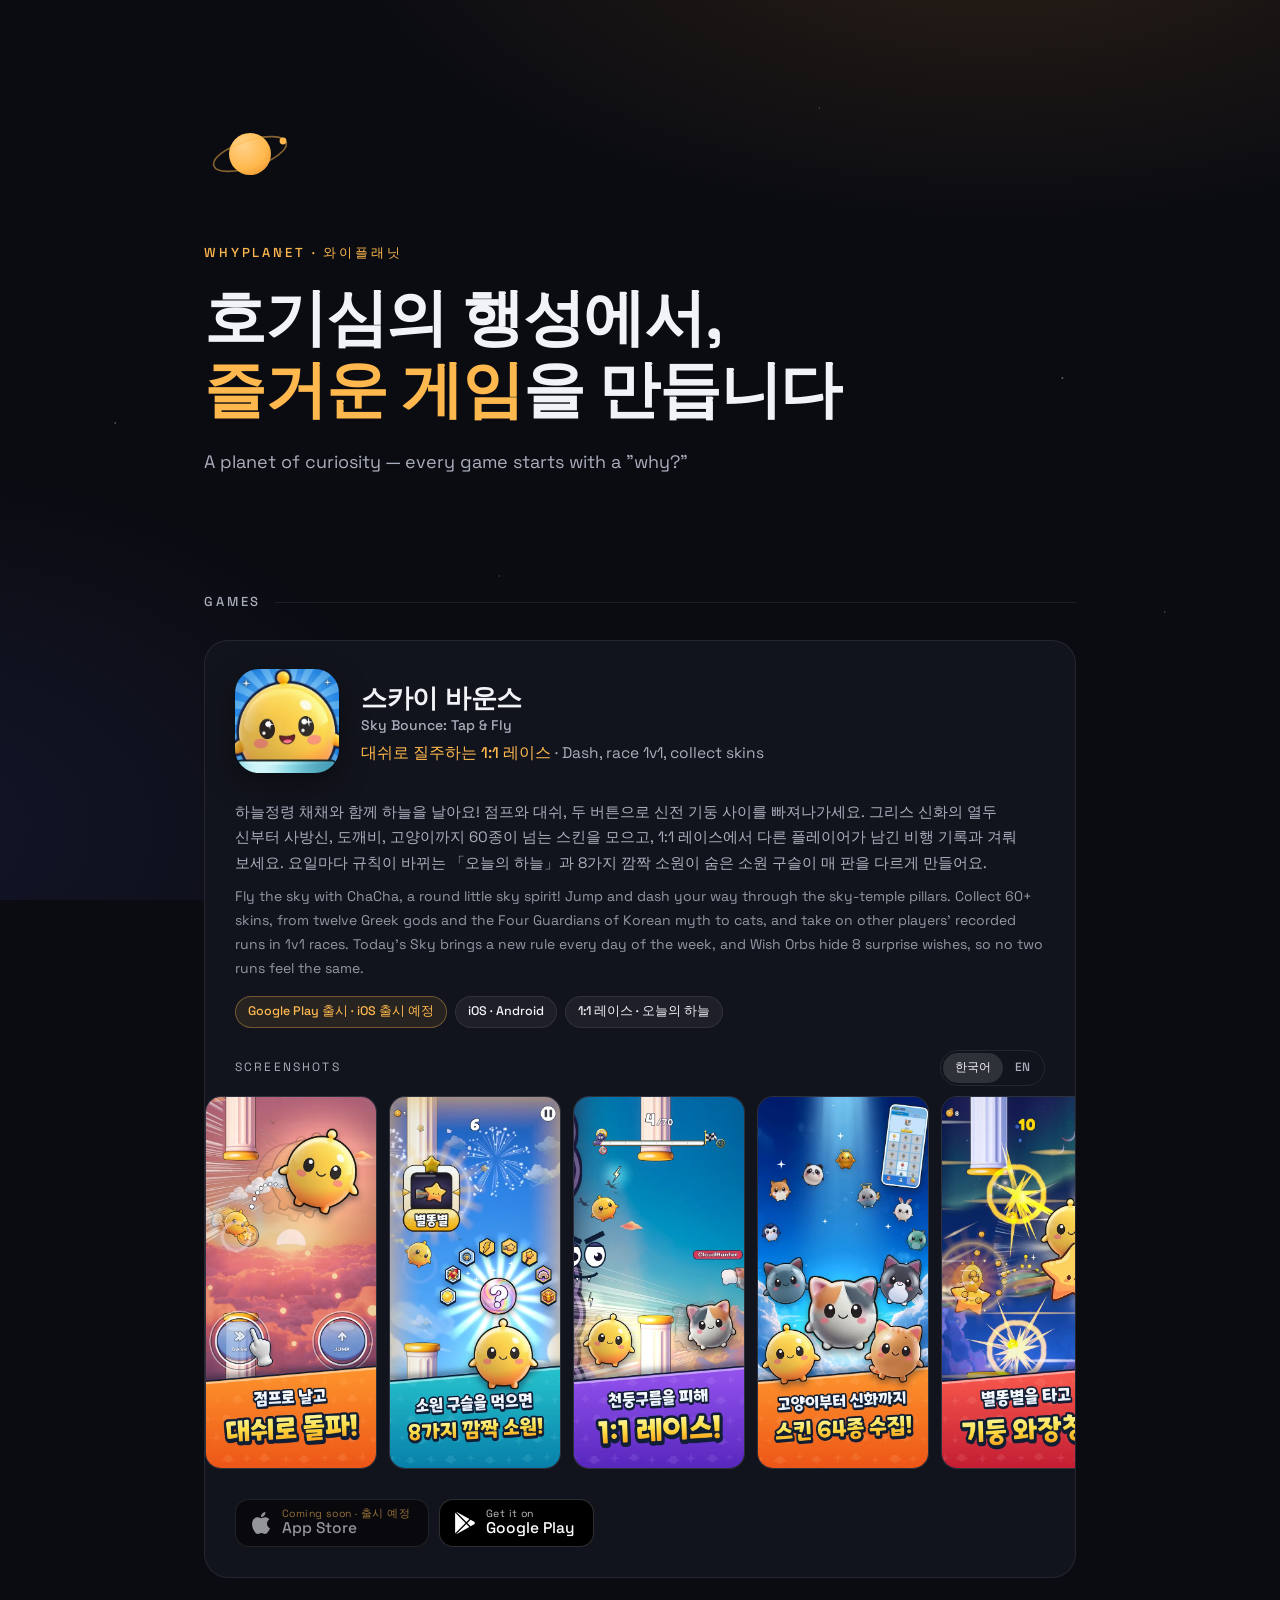
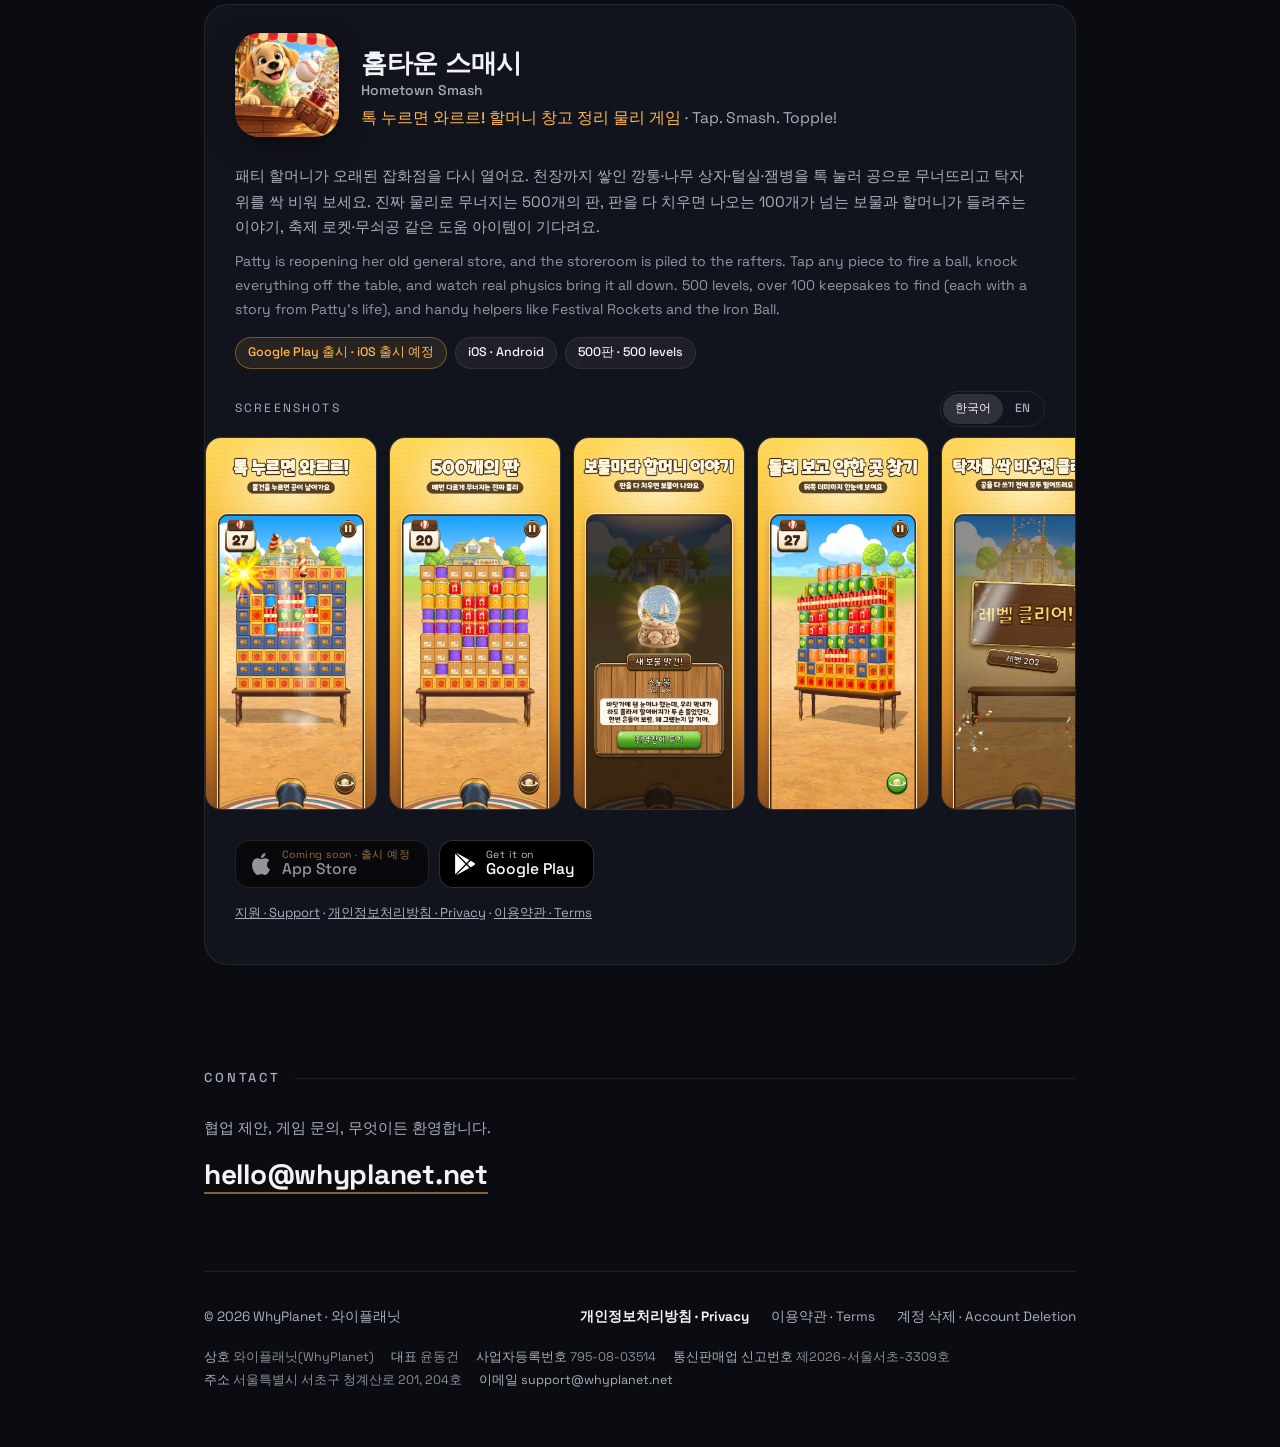
<file: index.html>
<!DOCTYPE html>
<html lang="ko">
<head>
<meta charset="UTF-8">
<meta name="viewport" content="width=device-width, initial-scale=1.0">
<meta name="google-site-verification" content="lGgANnDtW-j2rBbRWMzGW8BnGsg35PFcCeY0Oz4KRDU" />
<title>와이플래닛 WhyPlanet — 캐주얼 모바일 게임 스튜디오</title>
<meta name="description" content="와이플래닛(WhyPlanet)은 캐주얼 모바일 게임을 만드는 인디 스튜디오입니다. 1:1 레이스 아케이드 스카이 바운스와 3D 물리 게임 홈타운 스매시를 만들어요.">
<meta property="og:site_name" content="WhyPlanet">
<meta property="og:type" content="website">
<meta property="og:locale" content="ko_KR">
<meta property="og:title" content="와이플래닛 WhyPlanet — 캐주얼 모바일 게임 스튜디오">
<meta property="og:description" content="A planet of curiosity — every game starts with a &quot;why?&quot; Makers of Sky Bounce and Hometown Smash.">
<link rel="canonical" href="https://whyplanet.net/">
<meta property="og:url" content="https://whyplanet.net/">
<meta property="og:image" content="https://whyplanet.net/assets/og-skybounce.jpg">
<meta name="twitter:card" content="summary_large_image">
<link rel="icon" href="/favicon.ico" sizes="48x48">
<link rel="icon" href="/icon-96.png" type="image/png" sizes="96x96">
<link rel="icon" href="/icon-192.png" type="image/png" sizes="192x192">
<link rel="apple-touch-icon" href="/apple-touch-icon.png">
<link rel="manifest" href="/site.webmanifest">
<meta name="theme-color" content="#0b0c12">
<link rel="preconnect" href="https://fonts.googleapis.com">
<link rel="preconnect" href="https://fonts.gstatic.com" crossorigin>
<link href="https://fonts.googleapis.com/css2?family=Space+Grotesk:wght@400;500;700&display=swap" rel="stylesheet">
<style>
:root {
  --bg: #0b0c12;
  --surface: #12141d;
  --line: rgba(255, 255, 255, 0.08);
  --ink: #f2f3f7;
  --ink-dim: #a9aebc;
  --amber: #ffb84d;
  --amber-deep: #ff9e2e;
}
* { box-sizing: border-box; margin: 0; }
html { scroll-behavior: smooth; }
body {
  background: var(--bg);
  color: var(--ink);
  font-family: "Space Grotesk", -apple-system, BlinkMacSystemFont, "Apple SD Gothic Neo", "Noto Sans KR", "Segoe UI", sans-serif;
  line-height: 1.7;
  overflow-x: hidden;
}
/* ---- cosmic backdrop: layered glows + starfield ---- */
.cosmos {
  position: fixed; inset: 0; z-index: -1;
  background:
    radial-gradient(1100px 520px at 78% -10%, rgba(255, 158, 46, 0.13), transparent 60%),
    radial-gradient(900px 600px at -8% 92%, rgba(90, 110, 255, 0.10), transparent 60%),
    var(--bg);
}
.cosmos::after {
  content: ""; position: absolute; inset: 0;
  background-image:
    radial-gradient(1.2px 1.2px at 22% 28%, rgba(255,255,255,0.55), transparent 100%),
    radial-gradient(1px 1px at 64% 12%, rgba(255,255,255,0.4), transparent 100%),
    radial-gradient(1.4px 1.4px at 83% 42%, rgba(255,255,255,0.5), transparent 100%),
    radial-gradient(1px 1px at 39% 64%, rgba(255,255,255,0.35), transparent 100%),
    radial-gradient(1.2px 1.2px at 9% 47%, rgba(255,255,255,0.45), transparent 100%),
    radial-gradient(1px 1px at 71% 79%, rgba(255,255,255,0.4), transparent 100%),
    radial-gradient(1.3px 1.3px at 50% 91%, rgba(255,255,255,0.35), transparent 100%),
    radial-gradient(1px 1px at 91% 68%, rgba(255,255,255,0.45), transparent 100%);
}
.wrap { max-width: 920px; margin: 0 auto; padding: 0 24px; }

/* ---- hero ---- */
.hero { padding: 108px 0 84px; }
.logomark { width: 92px; height: 92px; margin-bottom: 34px; }
.logomark .orbit {
  transform-origin: 46px 46px;
  animation: spin 26s linear infinite;
}
@keyframes spin { to { transform: rotate(360deg); } }
@media (prefers-reduced-motion: reduce) { .logomark .orbit { animation: none; } }
.eyebrow {
  font-size: 13px; letter-spacing: 0.22em; text-transform: uppercase;
  color: var(--amber); font-weight: 500; margin-bottom: 18px;
}
h1 {
  font-size: clamp(38px, 7vw, 62px);
  line-height: 1.15; letter-spacing: -0.02em; font-weight: 700;
  margin-bottom: 22px; word-break: keep-all;
}
h1 .accent { color: var(--amber); }
.tagline { font-size: 18px; color: var(--ink-dim); max-width: 560px; word-break: keep-all; }

/* ---- sections ---- */
section { padding: 30px 0 72px; }
.section-label {
  font-size: 13px; letter-spacing: 0.22em; text-transform: uppercase;
  color: var(--ink-dim); font-weight: 500; margin-bottom: 26px;
  display: flex; align-items: center; gap: 14px;
}
.section-label::after { content: ""; height: 1px; flex: 1; background: var(--line); }

/* ---- game cards ---- */
.games { display: grid; gap: 26px; }
.game-card {
  background: var(--surface);
  border: 1px solid var(--line);
  border-radius: 24px;
  overflow: hidden;
  transition: border-color 0.25s ease, box-shadow 0.25s ease;
}
.game-card:hover { border-color: rgba(255, 184, 77, 0.35); box-shadow: 0 18px 48px rgba(0, 0, 0, 0.45); }
.game-body { padding: 28px 30px 30px; }
.game-head { display: flex; gap: 22px; align-items: center; margin-bottom: 18px; }
.game-icon {
  width: 104px; height: 104px; border-radius: 24px; flex-shrink: 0;
  box-shadow: 0 10px 30px rgba(0, 0, 0, 0.4);
}
.game-head h2 { font-size: 26px; line-height: 1.25; letter-spacing: -0.01em; word-break: keep-all; }
.game-head h2 small { display: block; font-size: 14px; font-weight: 500; color: var(--ink-dim); letter-spacing: 0; margin-top: 2px; }
.game-tagline { font-size: 15.5px; color: var(--amber); font-weight: 500; margin-top: 6px; word-break: keep-all; }
.game-tagline span { color: var(--ink-dim); font-weight: 400; }
.game-desc { font-size: 15px; color: var(--ink-dim); margin-bottom: 10px; word-break: keep-all; }
.game-desc.en { font-size: 14px; opacity: 0.85; }
.chips { display: flex; flex-wrap: wrap; gap: 8px; margin: 16px 0 4px; }
.chip {
  font-size: 12.5px; font-weight: 500; color: var(--ink);
  background: rgba(255, 255, 255, 0.05); border: 1px solid var(--line);
  border-radius: 999px; padding: 4px 12px;
}
.chip.status { color: var(--amber); background: rgba(255, 184, 77, 0.09); border-color: rgba(255, 184, 77, 0.35); }

/* screenshot strip: scrolls inside the card only */
.shots-bar { display: flex; align-items: center; justify-content: space-between; margin: 22px 0 10px; }
.shots-bar .label { font-size: 12px; letter-spacing: 0.18em; text-transform: uppercase; color: var(--ink-dim); }
.lang-toggle { display: inline-flex; border: 1px solid var(--line); border-radius: 999px; padding: 2px; }
.lang-toggle button {
  font: inherit; font-size: 12px; font-weight: 500; color: var(--ink-dim);
  background: none; border: 0; border-radius: 999px; padding: 4px 12px; min-height: 30px; cursor: pointer;
}
.lang-toggle button[aria-pressed="true"] { background: rgba(255, 255, 255, 0.12); color: var(--ink); }
.shots {
  display: flex; gap: 12px; overflow-x: auto; scroll-snap-type: x mandatory;
  padding-bottom: 10px; margin: 0 -30px; padding-left: 30px; padding-right: 30px;
  scrollbar-width: thin; scrollbar-color: rgba(255,255,255,0.2) transparent;
  -webkit-overflow-scrolling: touch;
}
.shots img {
  width: 172px; height: auto; aspect-ratio: 540 / 1173; flex-shrink: 0;
  border-radius: 16px; scroll-snap-align: start;
  background: #1b1e2c; border: 1px solid var(--line);
}

/* store buttons */
.stores { display: flex; flex-wrap: wrap; gap: 10px; margin-top: 20px; }
.store-btn {
  display: inline-flex; align-items: center; gap: 10px;
  min-height: 48px; padding: 8px 18px 8px 14px;
  border-radius: 14px; border: 1px solid rgba(255, 255, 255, 0.18);
  background: #000; color: #fff; text-decoration: none;
  transition: border-color 0.2s ease, transform 0.2s ease;
}
.store-btn svg { width: 22px; height: 22px; flex-shrink: 0; fill: currentColor; }
.store-btn .txt { display: flex; flex-direction: column; line-height: 1.15; }
.store-btn .txt small { font-size: 10.5px; letter-spacing: 0.04em; opacity: 0.75; }
.store-btn .txt b { font-size: 15.5px; font-weight: 500; }
a.store-btn:hover { border-color: var(--amber); transform: translateY(-1px); }
.store-btn.soon { opacity: 0.55; cursor: default; }
.store-btn.soon .txt small { color: var(--amber); opacity: 1; }

@media (max-width: 620px) {
  .game-body { padding: 22px 18px 24px; }
  .game-head { gap: 16px; }
  .game-icon { width: 80px; height: 80px; border-radius: 19px; }
  .game-head h2 { font-size: 22px; }
  .shots { margin: 0 -18px; padding-left: 18px; padding-right: 18px; }
  .shots img { width: 140px; border-radius: 13px; }
}

/* ---- contact ---- */
.contact p { color: var(--ink-dim); font-size: 15px; margin-bottom: 10px; word-break: keep-all; }
.contact a.mail {
  font-size: clamp(20px, 4vw, 28px); font-weight: 700; letter-spacing: -0.01em;
  color: var(--ink); text-decoration: none;
  border-bottom: 2px solid rgba(255, 184, 77, 0.5);
  transition: color 0.2s ease, border-color 0.2s ease;
}
.contact a.mail:hover { color: var(--amber); border-color: var(--amber); }

/* ---- footer ---- */
footer {
  border-top: 1px solid var(--line);
  padding: 34px 0 56px;
  font-size: 13.5px; color: var(--ink-dim);
}
.footer-top {
  display: flex; flex-wrap: wrap; gap: 10px 26px;
  align-items: center; justify-content: space-between; margin-bottom: 18px;
}
footer nav { display: flex; flex-wrap: wrap; gap: 8px 22px; }
footer a { color: var(--ink-dim); text-decoration: none; transition: color 0.2s ease; }
footer a:hover { color: var(--amber); }
footer a.privacy { color: var(--ink); font-weight: 700; }
.biz { font-size: 12.5px; line-height: 1.8; color: rgba(169, 174, 188, 0.8); word-break: keep-all; }
.biz span { display: inline-block; margin-right: 14px; }
.biz b { font-weight: 500; color: var(--ink-dim); }

@media (max-width: 480px) {
  .wrap { padding: 0 16px; }
  .hero { padding: 80px 0 60px; }
}
</style>
<script type="application/ld+json">
{
  "@context": "https://schema.org",
  "@graph": [
    {
      "@type": "WebSite",
      "@id": "https://whyplanet.net/#website",
      "url": "https://whyplanet.net/",
      "name": "WhyPlanet",
      "alternateName": ["와이플래닛", "WhyPlanet 와이플래닛"],
      "inLanguage": "ko",
      "publisher": { "@id": "https://whyplanet.net/#organization" }
    },
    {
      "@type": "Organization",
      "@id": "https://whyplanet.net/#organization",
      "name": "WhyPlanet",
      "alternateName": "와이플래닛",
      "url": "https://whyplanet.net/",
      "logo": { "@type": "ImageObject", "url": "https://whyplanet.net/icon-512.png", "width": 512, "height": 512 },
      "email": "hello@whyplanet.net",
      "contactPoint": { "@type": "ContactPoint", "contactType": "customer support", "email": "support@whyplanet.net", "availableLanguage": ["ko", "en"] }
    }
  ]
}
</script>
</head>
<body>
<div class="cosmos" aria-hidden="true"></div>

<main class="wrap">
  <header class="hero">
    <svg class="logomark" viewBox="0 0 92 92" fill="none" aria-hidden="true">
      <circle cx="46" cy="46" r="21" fill="url(#planetFill)"/>
      <g class="orbit">
        <ellipse cx="46" cy="46" rx="38" ry="13.5" stroke="rgba(255,184,77,0.5)" stroke-width="1.6" transform="rotate(-18 46 46)"/>
        <circle cx="79" cy="33" r="3.4" fill="#ffb84d"/>
      </g>
      <defs>
        <radialGradient id="planetFill" cx="0.35" cy="0.3" r="1">
          <stop offset="0%" stop-color="#ffd28a"/>
          <stop offset="55%" stop-color="#ffb84d"/>
          <stop offset="100%" stop-color="#e07f1b"/>
        </radialGradient>
      </defs>
    </svg>
    <div class="eyebrow">WhyPlanet · 와이플래닛</div>
    <h1>호기심의 행성에서,<br><span class="accent">즐거운 게임</span>을 만듭니다</h1>
    <p class="tagline">A planet of curiosity — every game starts with a "why?"</p>
  </header>

  <section id="games">
    <div class="section-label">Games</div>
    <div class="games">

      <!-- ===== Sky Bounce ===== -->
      <article class="game-card" id="sky-bounce">
        <div class="game-body">
          <div class="game-head">
            <picture>
              <source srcset="assets/skybounce/icon-256.webp 1x, assets/skybounce/icon-512.webp 2x" type="image/webp">
              <img class="game-icon" src="assets/skybounce/icon-256.png" alt="스카이 바운스 앱 아이콘" width="104" height="104">
            </picture>
            <div>
              <h2>스카이 바운스<small>Sky Bounce: Tap &amp; Fly</small></h2>
              <p class="game-tagline">대쉬로 질주하는 1:1 레이스 <span>· Dash, race 1v1, collect skins</span></p>
            </div>
          </div>
          <p class="game-desc">하늘정령 채채와 함께 하늘을 날아요! 점프와 대쉬, 두 버튼으로 신전 기둥 사이를 빠져나가세요. 그리스 신화의 열두 신부터 사방신, 도깨비, 고양이까지 60종이 넘는 스킨을 모으고, 1:1 레이스에서 다른 플레이어가 남긴 비행 기록과 겨뤄 보세요. 요일마다 규칙이 바뀌는 「오늘의 하늘」과 8가지 깜짝 소원이 숨은 소원 구슬이 매 판을 다르게 만들어요.</p>
          <p class="game-desc en">Fly the sky with ChaCha, a round little sky spirit! Jump and dash your way through the sky-temple pillars. Collect 60+ skins, from twelve Greek gods and the Four Guardians of Korean myth to cats, and take on other players' recorded runs in 1v1 races. Today's Sky brings a new rule every day of the week, and Wish Orbs hide 8 surprise wishes, so no two runs feel the same.</p>
          <div class="chips">
            <span class="chip status">Google Play 출시 · iOS 출시 예정</span>
            <span class="chip">iOS · Android</span>
            <span class="chip">1:1 레이스 · 오늘의 하늘</span>
          </div>

          <div class="shots-bar">
            <span class="label">Screenshots</span>
            <div class="lang-toggle" role="group" aria-label="스크린샷 언어 / Screenshot language" hidden>
              <button type="button" data-lang="ko" aria-pressed="true">한국어</button>
              <button type="button" data-lang="en" aria-pressed="false">EN</button>
            </div>
          </div>
          <div class="shots" tabindex="0" aria-label="스카이 바운스 스크린샷">
          <img src="assets/skybounce/shots/ko/01.webp" data-shot="01" alt="스카이 바운스 스크린샷 1" width="540" height="1173" loading="lazy" decoding="async">
          <img src="assets/skybounce/shots/ko/02.webp" data-shot="02" alt="스카이 바운스 스크린샷 2" width="540" height="1173" loading="lazy" decoding="async">
          <img src="assets/skybounce/shots/ko/03.webp" data-shot="03" alt="스카이 바운스 스크린샷 3" width="540" height="1173" loading="lazy" decoding="async">
          <img src="assets/skybounce/shots/ko/04.webp" data-shot="04" alt="스카이 바운스 스크린샷 4" width="540" height="1173" loading="lazy" decoding="async">
          <img src="assets/skybounce/shots/ko/05.webp" data-shot="05" alt="스카이 바운스 스크린샷 5" width="540" height="1173" loading="lazy" decoding="async">
          <img src="assets/skybounce/shots/ko/06.webp" data-shot="06" alt="스카이 바운스 스크린샷 6" width="540" height="1173" loading="lazy" decoding="async">
          <img src="assets/skybounce/shots/ko/07.webp" data-shot="07" alt="스카이 바운스 스크린샷 7" width="540" height="1173" loading="lazy" decoding="async">
          <img src="assets/skybounce/shots/ko/08.webp" data-shot="08" alt="스카이 바운스 스크린샷 8" width="540" height="1173" loading="lazy" decoding="async">
          <img src="assets/skybounce/shots/ko/09.webp" data-shot="09" alt="스카이 바운스 스크린샷 9" width="540" height="1173" loading="lazy" decoding="async">
          </div>

          <!-- Store buttons: rendered as "Coming soon" by default.
               Flip STORES_LIVE in the <script> at the bottom of this page on launch day. -->
          <div class="stores">
            <span class="store-btn soon" data-store="ios" aria-disabled="true">
              <svg viewBox="0 0 24 24" aria-hidden="true"><path d="M12.152 6.896c-.948 0-2.415-1.078-3.96-1.04-2.04.027-3.91 1.183-4.961 3.014-2.117 3.675-.546 9.103 1.519 12.09 1.013 1.454 2.208 3.09 3.792 3.039 1.52-.065 2.09-.987 3.935-.987 1.831 0 2.35.987 3.96.948 1.637-.026 2.676-1.48 3.676-2.948 1.156-1.688 1.636-3.325 1.662-3.415-.039-.013-3.182-1.221-3.22-4.857-.026-3.04 2.48-4.494 2.597-4.559-1.429-2.09-3.623-2.324-4.39-2.376-2-.156-3.675 1.09-4.61 1.09zM15.53 3.83c.843-1.012 1.4-2.427 1.245-3.83-1.207.052-2.662.805-3.532 1.818-.78.896-1.454 2.338-1.273 3.714 1.338.104 2.715-.688 3.559-1.701"/></svg>
              <span class="txt"><small>Coming soon · 출시 예정</small><b>App Store</b></span>
            </span>
            <span class="store-btn soon" data-store="android" aria-disabled="true">
              <svg viewBox="0 0 24 24" aria-hidden="true"><path d="M22.018 13.298l-3.919 2.218-3.515-3.493 3.543-3.521 3.891 2.202a1.49 1.49 0 0 1 0 2.594zM1.337.924a1.486 1.486 0 0 0-.112.568v21.017c0 .217.045.419.124.6l11.155-11.087L1.337.924zm12.207 10.065l3.258-3.238L3.45.195a1.466 1.466 0 0 0-.946-.179l11.04 10.973zm0 2.067l-11 10.933c.298.036.612-.016.906-.183l13.324-7.54-3.23-3.21z"/></svg>
              <span class="txt"><small>Coming soon · 출시 예정</small><b>Google Play</b></span>
            </span>
          </div>
        </div>
      </article>

      <!-- ===== Hometown Smash (2026-11-08: Google Play 출시 · 144개국 / App Store 1.0.1 심사 중) ===== -->
      <article class="game-card" id="hometown-smash">
        <div class="game-body">
          <div class="game-head">
            <picture>
              <source srcset="assets/hometown/icon-256.webp 1x, assets/hometown/icon-512.webp 2x" type="image/webp">
              <img class="game-icon" src="assets/hometown/icon-256.png" alt="홈타운 스매시 앱 아이콘 — 강아지 비스킷과 야구공이 골동품을 깨는 장면" width="104" height="104" loading="lazy">
            </picture>
            <div>
              <h2>홈타운 스매시<small>Hometown Smash</small></h2>
              <p class="game-tagline">톡 누르면 와르르! 할머니 창고 정리 물리 게임 <span>· Tap. Smash. Topple!</span></p>
            </div>
          </div>
          <p class="game-desc">패티 할머니가 오래된 잡화점을 다시 열어요. 천장까지 쌓인 깡통·나무 상자·털실·잼병을 톡 눌러 공으로 무너뜨리고 탁자 위를 싹 비워 보세요. 진짜 물리로 무너지는 500개의 판, 판을 다 치우면 나오는 100개가 넘는 보물과 할머니가 들려주는 이야기, 축제 로켓·무쇠공 같은 도움 아이템이 기다려요.</p>
          <p class="game-desc en">Patty is reopening her old general store, and the storeroom is piled to the rafters. Tap any piece to fire a ball, knock everything off the table, and watch real physics bring it all down. 500 levels, over 100 keepsakes to find (each with a story from Patty's life), and handy helpers like Festival Rockets and the Iron Ball.</p>
          <div class="chips">
            <span class="chip status">Google Play 출시 · iOS 출시 예정</span>
            <span class="chip">iOS · Android</span>
            <span class="chip">500판 · 500 levels</span>
          </div>

          <div class="shots-bar">
            <span class="label">Screenshots</span>
            <div class="lang-toggle" data-shots="hometown-smash" data-path="assets/hometown/shots/" role="group" aria-label="스크린샷 언어 / Screenshot language" hidden>
              <button type="button" data-lang="ko" aria-pressed="true">한국어</button>
              <button type="button" data-lang="en" aria-pressed="false">EN</button>
            </div>
          </div>
          <div class="shots" tabindex="0" aria-label="홈타운 스매시 스크린샷">
          <img src="assets/hometown/shots/ko/01.webp" data-shot="01" alt="홈타운 스매시 스크린샷 1" width="540" height="1173" loading="lazy" decoding="async">
          <img src="assets/hometown/shots/ko/02.webp" data-shot="02" alt="홈타운 스매시 스크린샷 2" width="540" height="1173" loading="lazy" decoding="async">
          <img src="assets/hometown/shots/ko/03.webp" data-shot="03" alt="홈타운 스매시 스크린샷 3" width="540" height="1173" loading="lazy" decoding="async">
          <img src="assets/hometown/shots/ko/04.webp" data-shot="04" alt="홈타운 스매시 스크린샷 4" width="540" height="1173" loading="lazy" decoding="async">
          <img src="assets/hometown/shots/ko/05.webp" data-shot="05" alt="홈타운 스매시 스크린샷 5" width="540" height="1173" loading="lazy" decoding="async">
          <img src="assets/hometown/shots/ko/06.webp" data-shot="06" alt="홈타운 스매시 스크린샷 6" width="540" height="1173" loading="lazy" decoding="async">
          </div>

          <!-- Store buttons stay "Coming soon" until HOMETOWN_STORE_URLS (script below) has that store's link. -->
          <div class="stores">
            <span class="store-btn soon" data-store="ios" aria-disabled="true">
              <svg viewBox="0 0 24 24" aria-hidden="true"><path d="M12.152 6.896c-.948 0-2.415-1.078-3.96-1.04-2.04.027-3.91 1.183-4.961 3.014-2.117 3.675-.546 9.103 1.519 12.09 1.013 1.454 2.208 3.09 3.792 3.039 1.52-.065 2.09-.987 3.935-.987 1.831 0 2.35.987 3.96.948 1.637-.026 2.676-1.48 3.676-2.948 1.156-1.688 1.636-3.325 1.662-3.415-.039-.013-3.182-1.221-3.22-4.857-.026-3.04 2.48-4.494 2.597-4.559-1.429-2.09-3.623-2.324-4.39-2.376-2-.156-3.675 1.09-4.61 1.09zM15.53 3.83c.843-1.012 1.4-2.427 1.245-3.83-1.207.052-2.662.805-3.532 1.818-.78.896-1.454 2.338-1.273 3.714 1.338.104 2.715-.688 3.559-1.701"/></svg>
              <span class="txt"><small>Coming soon · 출시 예정</small><b>App Store</b></span>
            </span>
            <span class="store-btn soon" data-store="android" aria-disabled="true">
              <svg viewBox="0 0 24 24" aria-hidden="true"><path d="M22.018 13.298l-3.919 2.218-3.515-3.493 3.543-3.521 3.891 2.202a1.49 1.49 0 0 1 0 2.594zM1.337.924a1.486 1.486 0 0 0-.112.568v21.017c0 .217.045.419.124.6l11.155-11.087L1.337.924zm12.207 10.065l3.258-3.238L3.45.195a1.466 1.466 0 0 0-.946-.179l11.04 10.973zm0 2.067l-11 10.933c.298.036.612-.016.906-.183l13.324-7.54-3.23-3.21z"/></svg>
              <span class="txt"><small>Coming soon · 출시 예정</small><b>Google Play</b></span>
            </span>
          </div>
          <p class="game-desc" style="margin-top:14px;font-size:13px"><a style="color:var(--ink-dim)" href="/hometown-legal/">지원 · Support</a> · <a style="color:var(--ink-dim)" href="/hometown-legal/privacy.html">개인정보처리방침 · Privacy</a> · <a style="color:var(--ink-dim)" href="/hometown-legal/terms.html">이용약관 · Terms</a></p>
        </div>
      </article>

    </div>
  </section>

  <section id="contact" class="contact">
    <div class="section-label">Contact</div>
    <p>협업 제안, 게임 문의, 무엇이든 환영합니다.</p>
    <a class="mail" href="mailto:hello@whyplanet.net">hello@whyplanet.net</a>
  </section>

  <footer>
    <div class="footer-top">
      <div>© 2026 WhyPlanet · 와이플래닛</div>
      <nav>
        <a class="privacy" href="/legal/#privacy">개인정보처리방침 · Privacy</a>
        <a href="/legal/#terms">이용약관 · Terms</a>
        <a href="/legal/#account-deletion">계정 삭제 · Account Deletion</a>
      </nav>
    </div>
    <!-- 전자상거래법 사업자 정보 표시 -->
    <address class="biz" style="font-style: normal;">
      <span><b>상호</b> 와이플래닛(WhyPlanet)</span>
      <span><b>대표</b> 윤동건</span>
      <span><b>사업자등록번호</b> 795-08-03514</span>
      <span><b>통신판매업 신고번호</b> 제2026-서울서초-3309호</span><br>
      <span><b>주소</b> 서울특별시 서초구 청계산로 201, 204호</span>
      <span><b>이메일</b> <a href="mailto:support@whyplanet.net">support@whyplanet.net</a></span>
    </address>
  </footer>
</main>
<script>
// ===== Store launch config — flip to true on launch day =====
const STORES_LIVE = true;   // 2026-10-22: Google Play 공개 · App Store 심사 중 → ios "" 로 「출시 예정」 유지
const STORE_URLS = {
  ios: "",                                                                          // App Store 공개 날 → "https://apps.apple.com/app/id6761355306" (App ID 6761355306)
  android: "https://play.google.com/store/apps/details?id=com.whyplanet.skybounce"  // Google Play
};
// Hometown Smash — 2026-11-08 Google Play 출시(144개국) · App Store 1.0.1 심사 중 → 공개되는 날 ios "https://apps.apple.com/app/id6817217849"
// (Play 링크의 referrer = 사이트에서 온 설치를 광고 설치와 구분하는 표시)
const HOMETOWN_STORE_URLS = {
  ios: "",
  android: "https://play.google.com/store/apps/details?id=com.whyplanet.hometownsmash&referrer=utm_source%3Dwhyplanet%26utm_medium%3Dwebsite%26utm_campaign%3Dhome"
};
// ============================================================

(function () {
  document.querySelectorAll("#hometown-smash .store-btn[data-store]").forEach(function (el) {
    var url = HOMETOWN_STORE_URLS[el.dataset.store];
    if (!url) return;
    var a = document.createElement("a");
    a.className = "store-btn"; a.href = url; a.target = "_blank"; a.rel = "noopener";
    a.innerHTML = el.innerHTML;
    var small = a.querySelector(".txt small");
    if (small) small.textContent = el.dataset.store === "ios" ? "Download on the" : "Get it on";
    el.replaceWith(a);
  });
  // 두 스토어가 다 열리면 홈타운 상태 칩도 지운다(한쪽만 열린 동안은 「Google Play 출시 · iOS 출시 예정」 그대로)
  if (Object.keys(HOMETOWN_STORE_URLS).every(function (k) { return !!HOMETOWN_STORE_URLS[k]; }))
    document.querySelectorAll("#hometown-smash .chip.status").forEach(function (c) { c.remove(); });
  if (STORES_LIVE) {
    document.querySelectorAll("#sky-bounce .store-btn[data-store]").forEach(function (el) {
      var url = STORE_URLS[el.dataset.store];
      if (!url) return;
      var a = document.createElement("a");
      a.className = "store-btn";
      a.href = url;
      a.target = "_blank";
      a.rel = "noopener";
      a.innerHTML = el.innerHTML;
      var small = a.querySelector(".txt small");
      if (small) small.textContent = el.dataset.store === "ios" ? "Download on the" : "Get it on";
      el.replaceWith(a);
    });
    // 상태 칩은 두 스토어가 모두 열렸을 때만 지운다(한쪽만 열린 동안은 정적 문구 「Google Play 출시 · iOS 출시 예정」 그대로).
    var allLive = Object.keys(STORE_URLS).every(function (k) { return !!STORE_URLS[k]; });
    if (allLive) document.querySelectorAll("#sky-bounce .chip.status").forEach(function (c) { c.remove(); });
  }

  // Hometown Smash screenshot language toggle (its own card only)
  var ht = document.querySelector('.lang-toggle[data-shots="hometown-smash"]');
  if (ht) {
    ht.hidden = false;
    ht.addEventListener("click", function (e) {
      var btn = e.target.closest("button[data-lang]");
      if (!btn) return;
      ht.querySelectorAll("button").forEach(function (b) { b.setAttribute("aria-pressed", String(b === btn)); });
      document.querySelectorAll("#hometown-smash .shots img[data-shot]").forEach(function (img) {
        img.src = ht.dataset.path + btn.dataset.lang + "/" + img.dataset.shot + ".webp";
      });
    });
  }

  // Screenshot language toggle (KO default; EN images load only when chosen)
  var toggle = document.querySelector("#sky-bounce .lang-toggle");
  if (!toggle) return;
  toggle.hidden = false;
  toggle.addEventListener("click", function (e) {
    var btn = e.target.closest("button[data-lang]");
    if (!btn) return;
    var lang = btn.dataset.lang;
    toggle.querySelectorAll("button").forEach(function (b) { b.setAttribute("aria-pressed", String(b === btn)); });
    document.querySelectorAll("#sky-bounce .shots img[data-shot]").forEach(function (img) {
      img.src = "assets/skybounce/shots/" + lang + "/" + img.dataset.shot + ".webp";
    });
  });
})();
</script>
</body>
</html>
</file>
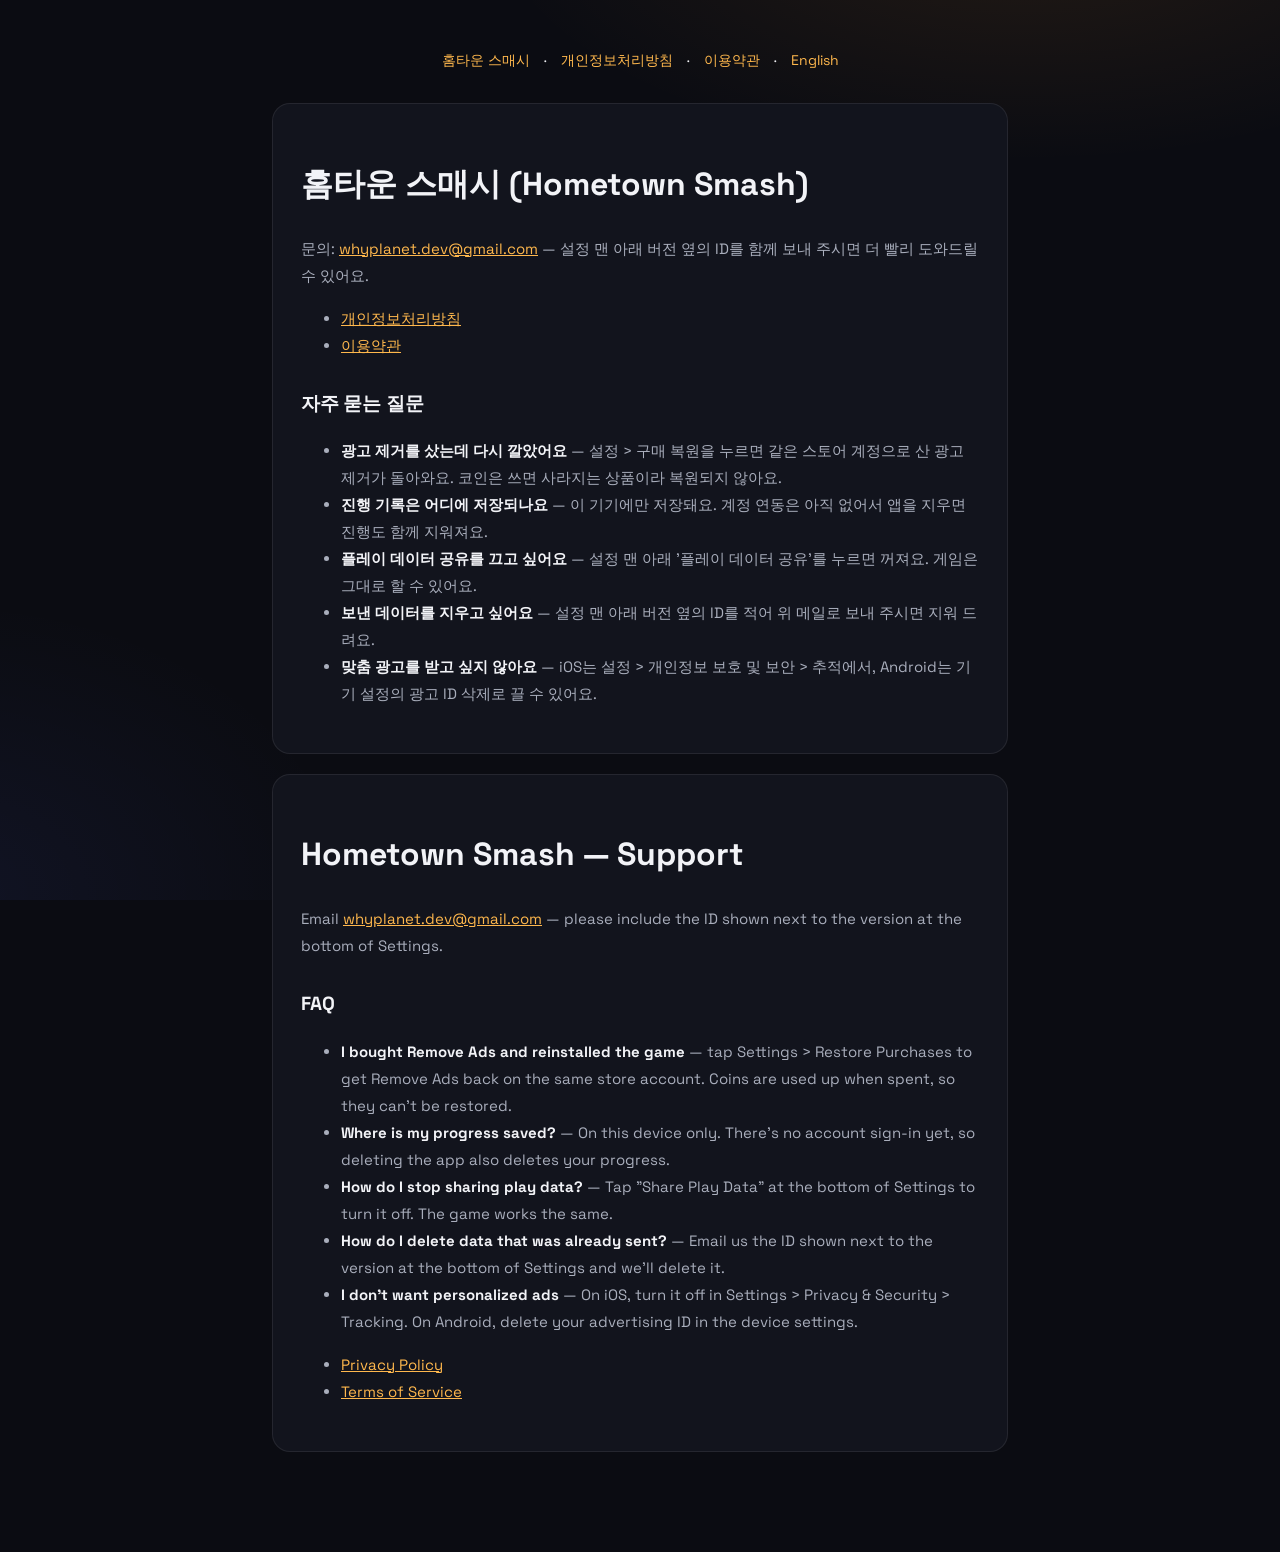
<file: hometown-legal/index.html>
<!DOCTYPE html>
<html lang="ko">
<head>
<meta charset="UTF-8">
<meta name="viewport" content="width=device-width, initial-scale=1.0">
<title>Hometown Smash — 지원 / Support</title>
<link rel="canonical" href="https://whyplanet.net/hometown-legal/">
<link rel="stylesheet" href="style.css">
</head>
<body>
<div class="wrap">
<div class="nav"><a href="index.html">홈타운 스매시</a> · <a href="privacy.html">개인정보처리방침</a> · <a href="terms.html">이용약관</a> · <a href="#en">English</a></div>
<div class="card">
<h1>홈타운 스매시 (Hometown Smash)</h1>
<p>문의: <a href="mailto:whyplanet.dev@gmail.com">whyplanet.dev@gmail.com</a> — 설정 맨 아래 버전 옆의 ID를 함께 보내 주시면 더 빨리 도와드릴 수 있어요.</p>
<ul><li><a href="privacy.html">개인정보처리방침</a></li><li><a href="terms.html">이용약관</a></li></ul>
<h2>자주 묻는 질문</h2>
<ul>
<li><strong>광고 제거를 샀는데 다시 깔았어요</strong> — 설정 &gt; 구매 복원을 누르면 같은 스토어 계정으로 산 광고 제거가 돌아와요. 코인은 쓰면 사라지는 상품이라 복원되지 않아요.</li>
<li><strong>진행 기록은 어디에 저장되나요</strong> — 이 기기에만 저장돼요. 계정 연동은 아직 없어서 앱을 지우면 진행도 함께 지워져요.</li>
<li><strong>플레이 데이터 공유를 끄고 싶어요</strong> — 설정 맨 아래 '플레이 데이터 공유'를 누르면 꺼져요. 게임은 그대로 할 수 있어요.</li>
<li><strong>보낸 데이터를 지우고 싶어요</strong> — 설정 맨 아래 버전 옆의 ID를 적어 위 메일로 보내 주시면 지워 드려요.</li>
<li><strong>맞춤 광고를 받고 싶지 않아요</strong> — iOS는 설정 &gt; 개인정보 보호 및 보안 &gt; 추적에서, Android는 기기 설정의 광고 ID 삭제로 끌 수 있어요.</li>
</ul>
</div>
<div class="card" id="en" lang="en">
<h1>Hometown Smash — Support</h1>
<p>Email <a href="mailto:whyplanet.dev@gmail.com">whyplanet.dev@gmail.com</a> — please include the ID shown next to the version at the bottom of Settings.</p>
<h2>FAQ</h2>
<ul>
<li><strong>I bought Remove Ads and reinstalled the game</strong> — tap Settings &gt; Restore Purchases to get Remove Ads back on the same store account. Coins are used up when spent, so they can't be restored.</li>
<li><strong>Where is my progress saved?</strong> — On this device only. There's no account sign-in yet, so deleting the app also deletes your progress.</li>
<li><strong>How do I stop sharing play data?</strong> — Tap "Share Play Data" at the bottom of Settings to turn it off. The game works the same.</li>
<li><strong>How do I delete data that was already sent?</strong> — Email us the ID shown next to the version at the bottom of Settings and we'll delete it.</li>
<li><strong>I don't want personalized ads</strong> — On iOS, turn it off in Settings &gt; Privacy &amp; Security &gt; Tracking. On Android, delete your advertising ID in the device settings.</li>
</ul>
<ul><li><a href="privacy.html#en">Privacy Policy</a></li><li><a href="terms.html#en">Terms of Service</a></li></ul>
</div>
</div>
</body>
</html>
</file>
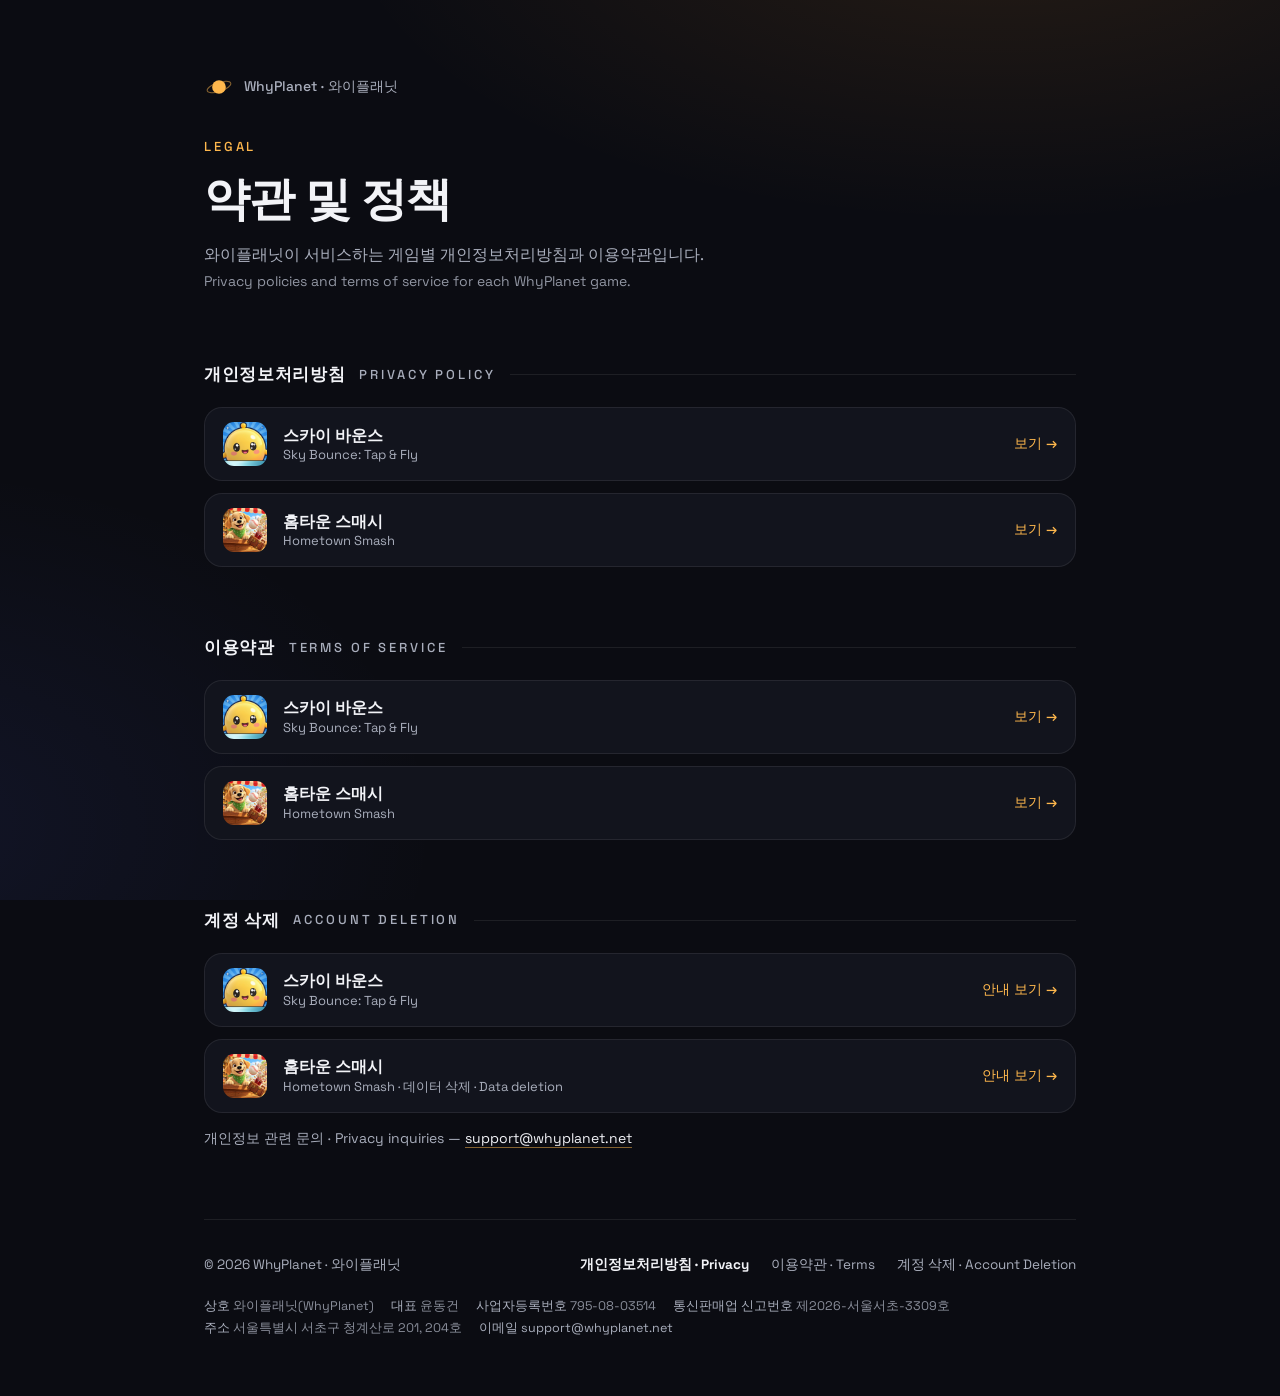
<file: legal/index.html>
<!DOCTYPE html>
<html lang="ko">
<head>
<meta charset="UTF-8">
<meta name="viewport" content="width=device-width, initial-scale=1.0">
<title>약관 및 정책 · Legal — WhyPlanet 와이플래닛</title>
<meta name="description" content="와이플래닛(WhyPlanet)이 서비스하는 게임별 개인정보처리방침, 이용약관, 계정 삭제 안내.">
<link rel="canonical" href="https://whyplanet.net/legal/">
<meta property="og:title" content="약관 및 정책 · Legal — WhyPlanet">
<meta property="og:description" content="Privacy policies, terms of service and account deletion for WhyPlanet games.">
<meta property="og:url" content="https://whyplanet.net/legal/">
<meta property="og:site_name" content="WhyPlanet">
<link rel="icon" href="/favicon.ico" sizes="48x48">
<link rel="icon" href="/icon-96.png" type="image/png" sizes="96x96">
<link rel="icon" href="/icon-192.png" type="image/png" sizes="192x192">
<link rel="apple-touch-icon" href="/apple-touch-icon.png">
<link rel="manifest" href="/site.webmanifest">
<meta name="theme-color" content="#0b0c12">
<link rel="preconnect" href="https://fonts.googleapis.com">
<link rel="preconnect" href="https://fonts.gstatic.com" crossorigin>
<link href="https://fonts.googleapis.com/css2?family=Space+Grotesk:wght@400;500;700&display=swap" rel="stylesheet">
<style>
:root {
  --bg: #0b0c12;
  --surface: #12141d;
  --line: rgba(255, 255, 255, 0.08);
  --ink: #f2f3f7;
  --ink-dim: #a9aebc;
  --amber: #ffb84d;
}
* { box-sizing: border-box; margin: 0; }
html { scroll-behavior: smooth; }
body {
  background: var(--bg);
  color: var(--ink);
  font-family: "Space Grotesk", -apple-system, BlinkMacSystemFont, "Apple SD Gothic Neo", "Noto Sans KR", "Segoe UI", sans-serif;
  line-height: 1.7;
  overflow-x: hidden;
}
.cosmos {
  position: fixed; inset: 0; z-index: -1;
  background:
    radial-gradient(1100px 520px at 78% -10%, rgba(255, 158, 46, 0.11), transparent 60%),
    radial-gradient(900px 600px at -8% 92%, rgba(90, 110, 255, 0.09), transparent 60%),
    var(--bg);
}
.wrap { max-width: 920px; margin: 0 auto; padding: 0 24px; }

/* ---- header ---- */
.head { padding: 72px 0 40px; }
.home {
  display: inline-flex; align-items: center; gap: 10px;
  color: var(--ink-dim); text-decoration: none; font-size: 14px; font-weight: 500;
  margin-bottom: 34px; transition: color 0.2s ease;
}
.home:hover { color: var(--amber); }
.home svg { width: 30px; height: 30px; }
.eyebrow {
  font-size: 13px; letter-spacing: 0.22em; text-transform: uppercase;
  color: var(--amber); font-weight: 500; margin-bottom: 14px;
}
h1 {
  font-size: clamp(32px, 5.5vw, 46px);
  line-height: 1.2; letter-spacing: -0.02em; font-weight: 700;
  margin-bottom: 14px; word-break: keep-all;
}
.lead { font-size: 16px; color: var(--ink-dim); max-width: 600px; word-break: keep-all; }
.lead .en { display: block; font-size: 14px; opacity: 0.85; margin-top: 2px; }

/* ---- sections ---- */
section { padding: 26px 0 40px; scroll-margin-top: 24px; }
.section-label {
  font-size: 13px; letter-spacing: 0.22em; text-transform: uppercase;
  color: var(--ink-dim); font-weight: 500; margin-bottom: 18px;
  display: flex; align-items: center; gap: 14px;
}
.section-label::after { content: ""; height: 1px; flex: 1; background: var(--line); }
.section-label b { color: var(--ink); font-weight: 700; letter-spacing: 0.04em; text-transform: none; font-size: 17px; }

.docs { display: grid; gap: 12px; }
.doc {
  display: flex; align-items: center; gap: 16px;
  min-height: 72px; padding: 14px 18px;
  background: var(--surface); border: 1px solid var(--line); border-radius: 18px;
  color: var(--ink); text-decoration: none;
  transition: border-color 0.2s ease, transform 0.2s ease;
}
a.doc:hover { border-color: rgba(255, 184, 77, 0.45); transform: translateY(-1px); }
.doc img { width: 44px; height: 44px; border-radius: 11px; flex-shrink: 0; }
.doc .name { flex: 1; min-width: 0; line-height: 1.35; word-break: keep-all; }
.doc .name b { display: block; font-size: 16px; font-weight: 700; }
.doc .name small { display: block; font-size: 13px; color: var(--ink-dim); }
.doc .go { color: var(--amber); font-size: 14px; font-weight: 500; white-space: nowrap; }
.doc.soon { opacity: 0.6; }
.doc.soon .go { color: var(--ink-dim); font-weight: 400; }

.note { font-size: 14px; color: var(--ink-dim); margin-top: 14px; word-break: keep-all; }
.note a { color: var(--ink); text-decoration: none; border-bottom: 1px solid rgba(255, 184, 77, 0.5); }
.note a:hover { color: var(--amber); }

/* ---- footer (index.html 과 같은 문법) ---- */
footer {
  border-top: 1px solid var(--line);
  margin-top: 28px; padding: 34px 0 56px;
  font-size: 13.5px; color: var(--ink-dim);
}
.footer-top {
  display: flex; flex-wrap: wrap; gap: 10px 26px;
  align-items: center; justify-content: space-between; margin-bottom: 18px;
}
footer nav { display: flex; flex-wrap: wrap; gap: 8px 22px; }
footer a { color: var(--ink-dim); text-decoration: none; transition: color 0.2s ease; }
footer a:hover { color: var(--amber); }
footer a.privacy { color: var(--ink); font-weight: 700; }
.biz { font-size: 12.5px; line-height: 1.8; color: rgba(169, 174, 188, 0.8); word-break: keep-all; }
.biz span { display: inline-block; margin-right: 14px; }
.biz b { font-weight: 500; color: var(--ink-dim); }
@media (max-width: 480px) {
  .wrap { padding: 0 16px; }
  .head { padding: 52px 0 28px; }
  .doc { gap: 12px; padding: 12px 14px; }
  .doc .go { font-size: 13px; }
  .go-en { display: none; }
}
</style>
</head>
<body>
<div class="cosmos" aria-hidden="true"></div>

<main class="wrap">
  <header class="head">
    <a class="home" href="/">
      <svg viewBox="0 0 92 92" fill="none" aria-hidden="true">
        <circle cx="46" cy="46" r="21" fill="#ffb84d"/>
        <ellipse cx="46" cy="46" rx="38" ry="13.5" stroke="rgba(255,184,77,0.5)" stroke-width="3" transform="rotate(-18 46 46)"/>
      </svg>
      WhyPlanet · 와이플래닛
    </a>
    <div class="eyebrow">Legal</div>
    <h1>약관 및 정책</h1>
    <p class="lead">와이플래닛이 서비스하는 게임별 개인정보처리방침과 이용약관입니다.
      <span class="en">Privacy policies and terms of service for each WhyPlanet game.</span></p>
  </header>

  <section id="privacy">
    <div class="section-label"><b>개인정보처리방침</b> Privacy Policy</div>
    <div class="docs">
      <a class="doc" href="/skybounce-legal/privacy.html">
        <img src="/assets/skybounce/icon-256.png" alt="" width="44" height="44">
        <span class="name"><b>스카이 바운스</b><small>Sky Bounce: Tap &amp; Fly</small></span>
        <span class="go">보기 →</span>
      </a>
      <a class="doc" href="/hometown-legal/privacy.html">
        <img src="/assets/hometown/icon-256.png" alt="" width="44" height="44">
        <span class="name"><b>홈타운 스매시</b><small>Hometown Smash</small></span>
        <span class="go">보기 →</span>
      </a>
    </div>
  </section>

  <section id="terms">
    <div class="section-label"><b>이용약관</b> Terms of Service</div>
    <div class="docs">
      <a class="doc" href="/skybounce-legal/terms.html">
        <img src="/assets/skybounce/icon-256.png" alt="" width="44" height="44">
        <span class="name"><b>스카이 바운스</b><small>Sky Bounce: Tap &amp; Fly</small></span>
        <span class="go">보기 →</span>
      </a>
      <a class="doc" href="/hometown-legal/terms.html">
        <img src="/assets/hometown/icon-256.png" alt="" width="44" height="44">
        <span class="name"><b>홈타운 스매시</b><small>Hometown Smash</small></span>
        <span class="go">보기 →</span>
      </a>
    </div>
  </section>

  <section id="account-deletion">
    <div class="section-label"><b>계정 삭제</b> Account Deletion</div>
    <div class="docs">
      <a class="doc" href="/skybounce-legal/account-deletion.html">
        <img src="/assets/skybounce/icon-256.png" alt="" width="44" height="44">
        <span class="name"><b>스카이 바운스</b><small>Sky Bounce: Tap &amp; Fly</small></span>
        <span class="go">안내 보기 →</span>
      </a>
      <a class="doc" href="/hometown-legal/data-deletion.html">
        <img src="/assets/hometown/icon-256.png" alt="" width="44" height="44">
        <span class="name"><b>홈타운 스매시</b><small>Hometown Smash · 데이터 삭제 · Data deletion</small></span>
        <span class="go">안내 보기 →</span>
      </a>
    </div>
    <p class="note">개인정보 관련 문의 · Privacy inquiries — <a href="mailto:support@whyplanet.net">support@whyplanet.net</a></p>
  </section>

  <footer>
    <div class="footer-top">
      <div>© 2026 WhyPlanet · 와이플래닛</div>
      <nav>
        <a class="privacy" href="#privacy">개인정보처리방침 · Privacy</a>
        <a href="#terms">이용약관 · Terms</a>
        <a href="#account-deletion">계정 삭제 · Account Deletion</a>
      </nav>
    </div>
    <!-- 전자상거래법 사업자 정보 표시 -->
    <address class="biz" style="font-style: normal;">
      <span><b>상호</b> 와이플래닛(WhyPlanet)</span>
      <span><b>대표</b> 윤동건</span>
      <span><b>사업자등록번호</b> 795-08-03514</span>
      <span><b>통신판매업 신고번호</b> 제2026-서울서초-3309호</span><br>
      <span><b>주소</b> 서울특별시 서초구 청계산로 201, 204호</span>
      <span><b>이메일</b> <a href="mailto:support@whyplanet.net">support@whyplanet.net</a></span>
    </address>
  </footer>
</main>
</body>
</html>
</file>
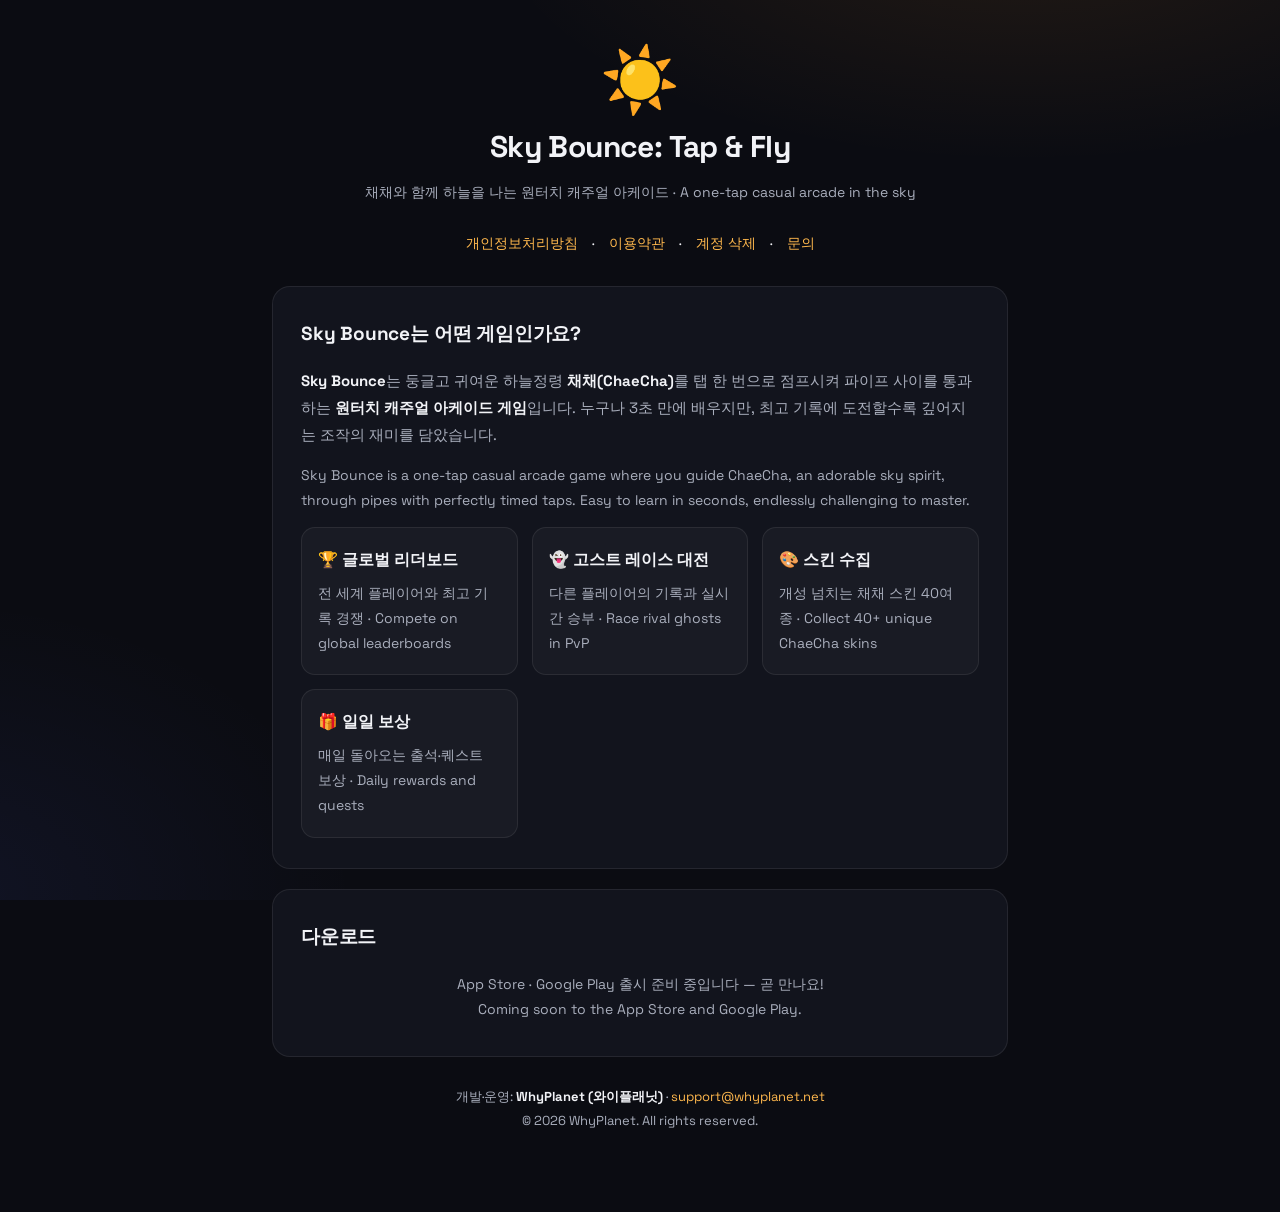
<file: skybounce-legal/index.html>
<!DOCTYPE html>
<html lang="ko">
<head>
<meta charset="UTF-8">
<meta name="viewport" content="width=device-width, initial-scale=1">
<meta name="google-site-verification" content="lGgANnDtW-j2rBbRWMzGW8BnGsg35PFcCeY0Oz4KRDU" />
<title>Sky Bounce: Tap &amp; Fly — 채채와 함께 하늘을 나는 캐주얼 아케이드</title>
<link rel="canonical" href="https://whyplanet.net/skybounce-legal/">
<meta name="description" content="Sky Bounce는 하늘정령 채채를 탭 한 번으로 조종해 파이프 사이를 통과하는 원터치 캐주얼 아케이드 게임입니다. 글로벌 리더보드, 고스트 레이스 대전, 스킨 수집. WhyPlanet 개발.">
<link rel="stylesheet" href="style.css">
<style>
.hero-emoji { font-size: 64px; line-height: 1; margin-bottom: 6px; }
.feature-grid { display: grid; grid-template-columns: repeat(auto-fit, minmax(210px, 1fr)); gap: 14px; margin-top: 8px; }
.feature { background: rgba(255,255,255,0.03); border: 1px solid var(--line); border-radius: 14px; padding: 18px 16px; }
.feature h3 { margin: 0 0 6px; font-size: 16px; color: var(--ink); }
.feature p { margin: 0; font-size: 14px; }
.store-row { text-align: center; margin: 18px 0 4px; color: var(--ink-dim); font-size: 14px; }
.en { color: var(--ink-dim); font-size: 14px; }
footer { text-align: center; color: var(--ink-dim); font-size: 13px; margin-top: 28px; }
footer a { color: var(--amber); text-decoration: none; }
</style>
</head>
<body>
<div class="wrap">
  <header>
    <div class="hero-emoji">☀️</div>
    <h1>Sky Bounce: Tap &amp; Fly</h1>
    <div class="sub">채채와 함께 하늘을 나는 원터치 캐주얼 아케이드 · A one-tap casual arcade in the sky</div>
  </header>

  <nav class="nav">
    <a href="privacy.html">개인정보처리방침</a> ·
    <a href="terms.html">이용약관</a> ·
    <a href="account-deletion.html">계정 삭제</a> ·
    <a href="mailto:support@whyplanet.net">문의</a>
  </nav>

  <div class="card">
    <h2>Sky Bounce는 어떤 게임인가요?</h2>
    <p>
      <strong>Sky Bounce</strong>는 둥글고 귀여운 하늘정령 <strong>채채(ChaeCha)</strong>를
      탭 한 번으로 점프시켜 파이프 사이를 통과하는 <strong>원터치 캐주얼 아케이드 게임</strong>입니다.
      누구나 3초 만에 배우지만, 최고 기록에 도전할수록 깊어지는 조작의 재미를 담았습니다.
    </p>
    <p class="en">
      Sky Bounce is a one-tap casual arcade game where you guide ChaeCha, an adorable
      sky spirit, through pipes with perfectly timed taps. Easy to learn in seconds,
      endlessly challenging to master.
    </p>

    <div class="feature-grid">
      <div class="feature">
        <h3>🏆 글로벌 리더보드</h3>
        <p>전 세계 플레이어와 최고 기록 경쟁 · Compete on global leaderboards</p>
      </div>
      <div class="feature">
        <h3>👻 고스트 레이스 대전</h3>
        <p>다른 플레이어의 기록과 실시간 승부 · Race rival ghosts in PvP</p>
      </div>
      <div class="feature">
        <h3>🎨 스킨 수집</h3>
        <p>개성 넘치는 채채 스킨 40여 종 · Collect 40+ unique ChaeCha skins</p>
      </div>
      <div class="feature">
        <h3>🎁 일일 보상</h3>
        <p>매일 돌아오는 출석·퀘스트 보상 · Daily rewards and quests</p>
      </div>
    </div>
  </div>

  <div class="card">
    <h2>다운로드</h2>
    <p class="store-row">
      App Store · Google Play 출시 준비 중입니다 — 곧 만나요!<br>
      <span class="en">Coming soon to the App Store and Google Play.</span>
    </p>
  </div>

  <footer>
    개발·운영: <strong>WhyPlanet (와이플래닛)</strong> ·
    <a href="mailto:support@whyplanet.net">support@whyplanet.net</a><br>
    © 2026 WhyPlanet. All rights reserved.
  </footer>
</div>
</body>
</html>
</file>
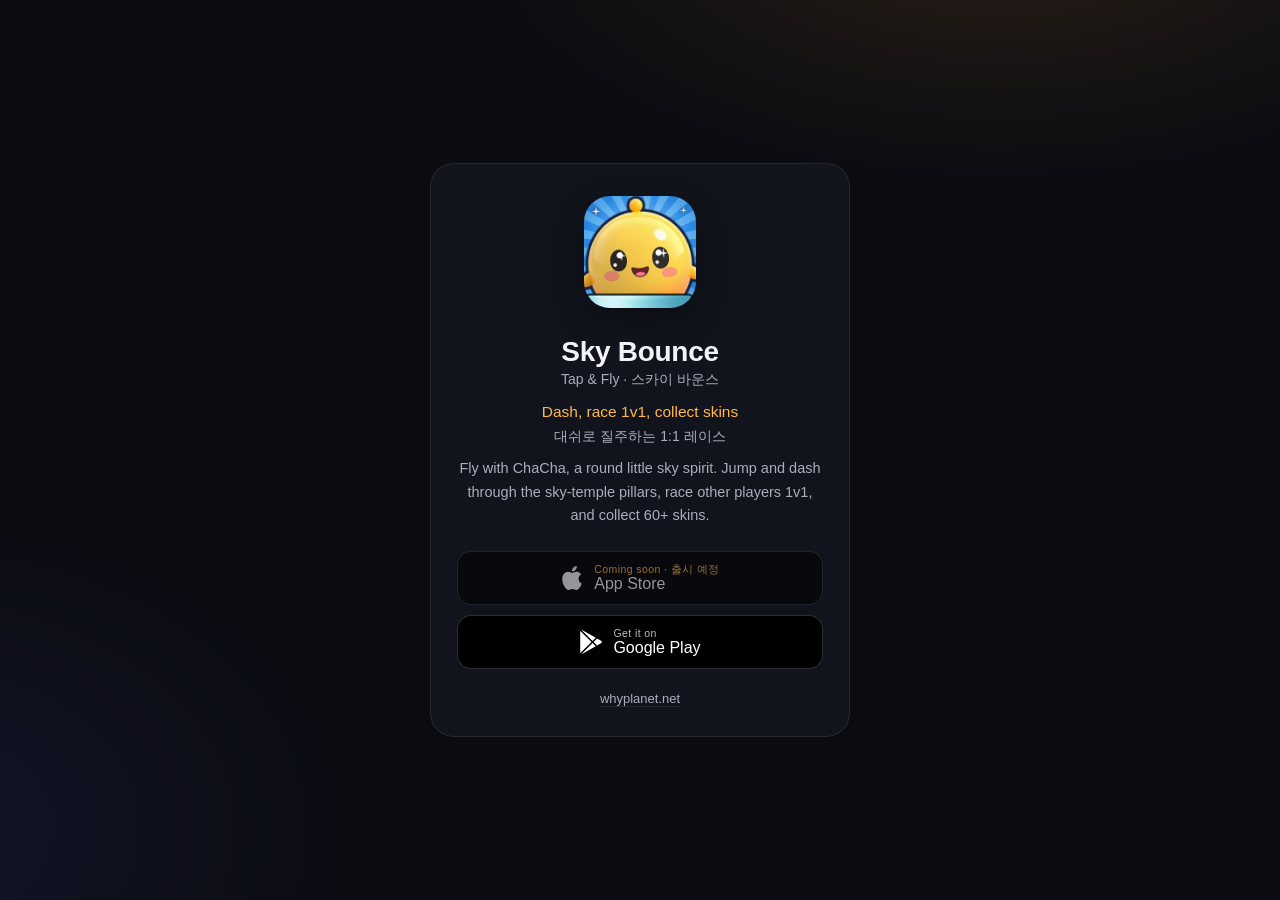
<file: skybounce/index.html>
<!DOCTYPE html>
<html lang="en">
<head>
<meta charset="UTF-8">
<meta name="viewport" content="width=device-width, initial-scale=1.0">
<title>Sky Bounce: Tap &amp; Fly</title>
<meta name="description" content="Fly with ChaCha, a round little sky spirit. Jump and dash through the sky-temple pillars, race other players 1v1, and collect 60+ skins. For iPhone and Android.">
<link rel="canonical" href="https://whyplanet.net/skybounce/">
<!-- Link preview card (Messages, KakaoTalk, X …). Crawlers do not run the script below — they only read these tags. -->
<meta property="og:site_name" content="WhyPlanet">
<meta property="og:type" content="website">
<meta property="og:title" content="Sky Bounce: Tap &amp; Fly">
<meta property="og:description" content="Jump, dash and race 1v1 with ChaCha. Can you beat my score?">
<meta property="og:url" content="https://whyplanet.net/skybounce/">
<meta property="og:image" content="https://whyplanet.net/assets/og-skybounce.jpg">
<meta property="og:image:width" content="1024">
<meta property="og:image:height" content="500">
<meta name="twitter:card" content="summary_large_image">
<meta name="twitter:title" content="Sky Bounce: Tap &amp; Fly">
<meta name="twitter:description" content="Jump, dash and race 1v1 with ChaCha. Can you beat my score?">
<meta name="twitter:image" content="https://whyplanet.net/assets/og-skybounce.jpg">
<link rel="icon" href="/favicon.ico" sizes="48x48">
<link rel="icon" href="/icon-192.png" type="image/png" sizes="192x192">
<link rel="apple-touch-icon" href="/apple-touch-icon.png">
<meta name="theme-color" content="#0b0c12">
<style>
:root {
  --bg: #0b0c12;
  --surface: #12141d;
  --line: rgba(255, 255, 255, 0.08);
  --ink: #f2f3f7;
  --ink-dim: #a9aebc;
  --amber: #ffb84d;
}
* { box-sizing: border-box; margin: 0; }
body {
  min-height: 100vh; min-height: 100dvh;
  display: flex; align-items: center; justify-content: center;
  padding: 24px 16px;
  background: var(--bg); color: var(--ink);
  font-family: -apple-system, BlinkMacSystemFont, "Apple SD Gothic Neo", "Noto Sans KR", "Segoe UI", Roboto, sans-serif;
  line-height: 1.6;
}
.cosmos {
  position: fixed; inset: 0; z-index: -1;
  background:
    radial-gradient(900px 460px at 78% -10%, rgba(255, 158, 46, 0.13), transparent 60%),
    radial-gradient(760px 520px at -8% 92%, rgba(90, 110, 255, 0.10), transparent 60%),
    var(--bg);
}
.card {
  width: 100%; max-width: 420px;
  background: var(--surface); border: 1px solid var(--line); border-radius: 24px;
  padding: 32px 26px 26px; text-align: center;
}
.icon { width: 112px; height: 112px; border-radius: 26px; box-shadow: 0 10px 30px rgba(0, 0, 0, 0.4); }
h1 { font-size: 28px; line-height: 1.25; letter-spacing: -0.01em; margin-top: 18px; }
h1 small { display: block; font-size: 14px; font-weight: 500; color: var(--ink-dim); letter-spacing: 0; margin-top: 2px; }
.tagline { font-size: 15.5px; color: var(--amber); font-weight: 500; margin-top: 12px; word-break: keep-all; }
.tagline span { display: block; font-size: 14px; color: var(--ink-dim); font-weight: 400; }
.desc { font-size: 14.5px; color: var(--ink-dim); margin-top: 10px; word-break: keep-all; }
.stores { display: flex; flex-direction: column; gap: 10px; margin-top: 24px; }
.store-btn {
  display: flex; align-items: center; justify-content: center; gap: 10px;
  min-height: 54px; padding: 8px 18px;
  border-radius: 14px; border: 1px solid rgba(255, 255, 255, 0.18);
  background: #000; color: #fff; text-decoration: none; text-align: left;
}
.store-btn svg { width: 24px; height: 24px; flex-shrink: 0; fill: currentColor; }
.store-btn .txt { display: flex; flex-direction: column; line-height: 1.15; }
.store-btn .txt small { font-size: 10.5px; letter-spacing: 0.04em; opacity: 0.75; }
.store-btn .txt b { font-size: 16px; font-weight: 500; }
a.store-btn:active { border-color: var(--amber); }
.store-btn.soon { opacity: 0.55; cursor: default; }
.store-btn.soon .txt small { color: var(--amber); opacity: 1; }
.more { margin-top: 20px; font-size: 13px; }
.more a { color: var(--ink-dim); text-decoration: none; border-bottom: 1px solid var(--line); }
</style>
</head>
<body>
<div class="cosmos" aria-hidden="true"></div>
<main class="card">
  <picture>
    <source srcset="/assets/skybounce/icon-256.webp 1x, /assets/skybounce/icon-512.webp 2x" type="image/webp">
    <img class="icon" src="/assets/skybounce/icon-256.png" alt="Sky Bounce app icon" width="112" height="112">
  </picture>
  <h1>Sky Bounce<small>Tap &amp; Fly · 스카이 바운스</small></h1>
  <p class="tagline">Dash, race 1v1, collect skins<span>대쉬로 질주하는 1:1 레이스</span></p>
  <p class="desc">Fly with ChaCha, a round little sky spirit. Jump and dash through the sky-temple pillars, race other players 1v1, and collect 60+ skins.</p>

  <!-- Store buttons: "Coming soon" by default. Flip STORES_LIVE in the script below on launch day. -->
  <div class="stores">
    <span class="store-btn soon" data-store="ios" aria-disabled="true">
      <svg viewBox="0 0 24 24" aria-hidden="true"><path d="M12.152 6.896c-.948 0-2.415-1.078-3.96-1.04-2.04.027-3.91 1.183-4.961 3.014-2.117 3.675-.546 9.103 1.519 12.09 1.013 1.454 2.208 3.09 3.792 3.039 1.52-.065 2.09-.987 3.935-.987 1.831 0 2.35.987 3.96.948 1.637-.026 2.676-1.48 3.676-2.948 1.156-1.688 1.636-3.325 1.662-3.415-.039-.013-3.182-1.221-3.22-4.857-.026-3.04 2.48-4.494 2.597-4.559-1.429-2.09-3.623-2.324-4.39-2.376-2-.156-3.675 1.09-4.61 1.09zM15.53 3.83c.843-1.012 1.4-2.427 1.245-3.83-1.207.052-2.662.805-3.532 1.818-.78.896-1.454 2.338-1.273 3.714 1.338.104 2.715-.688 3.559-1.701"/></svg>
      <span class="txt"><small>Coming soon · 출시 예정</small><b>App Store</b></span>
    </span>
    <span class="store-btn soon" data-store="android" aria-disabled="true">
      <svg viewBox="0 0 24 24" aria-hidden="true"><path d="M22.018 13.298l-3.919 2.218-3.515-3.493 3.543-3.521 3.891 2.202a1.49 1.49 0 0 1 0 2.594zM1.337.924a1.486 1.486 0 0 0-.112.568v21.017c0 .217.045.419.124.6l11.155-11.087L1.337.924zm12.207 10.065l3.258-3.238L3.45.195a1.466 1.466 0 0 0-.946-.179l11.04 10.973zm0 2.067l-11 10.933c.298.036.612-.016.906-.183l13.324-7.54-3.23-3.21z"/></svg>
      <span class="txt"><small>Coming soon · 출시 예정</small><b>Google Play</b></span>
    </span>
  </div>

  <p class="more"><a href="/">whyplanet.net</a></p>
</main>
<script>
// ===== Store launch config — flip to true on launch day (same flag as the main site's index.html) =====
// While false, nobody is redirected: an unpublished store listing would be a 404.
const STORES_LIVE = true;   // 2026-10-22: Google Play 공개(1.5.0) · App Store 심사 중 → ios 는 "" 로 「출시 예정」 유지
const STORE_URLS = {
  ios: "",                                                                          // App Store 공개 날 → "https://apps.apple.com/app/id6761355306" (App ID 6761355306)
  android: "https://play.google.com/store/apps/details?id=com.whyplanet.skybounce"  // Google Play
};
// If only one store is live, set the other URL to "" — its button stays "Coming soon" and that platform is not redirected.
// =====================================================================================================

(function () {
  if (!STORES_LIVE) return;

  // Buttons become real links (desktop visitors, and mobile browsers that block the redirect below).
  document.querySelectorAll(".store-btn[data-store]").forEach(function (el) {
    var url = STORE_URLS[el.dataset.store];
    if (!url) return;
    var a = document.createElement("a");
    a.className = "store-btn";
    a.href = url;
    a.rel = "noopener";
    a.innerHTML = el.innerHTML;
    var small = a.querySelector(".txt small");
    if (small) small.textContent = el.dataset.store === "ios" ? "Download on the" : "Get it on";
    el.replaceWith(a);
  });

  // Smart link: send the visitor to the store for their device. Desktop stays on this page.
  var ua = navigator.userAgent || "";
  var isAndroid = /Android/i.test(ua);
  // iPadOS 13+ reports itself as a Mac — tell it apart by touch points.
  var isIOS = /iPhone|iPad|iPod/i.test(ua) || (navigator.platform === "MacIntel" && navigator.maxTouchPoints > 1);
  var target = isIOS ? STORE_URLS.ios : (isAndroid ? STORE_URLS.android : "");
  if (target) location.replace(target);
})();
</script>
</body>
</html>
</file>
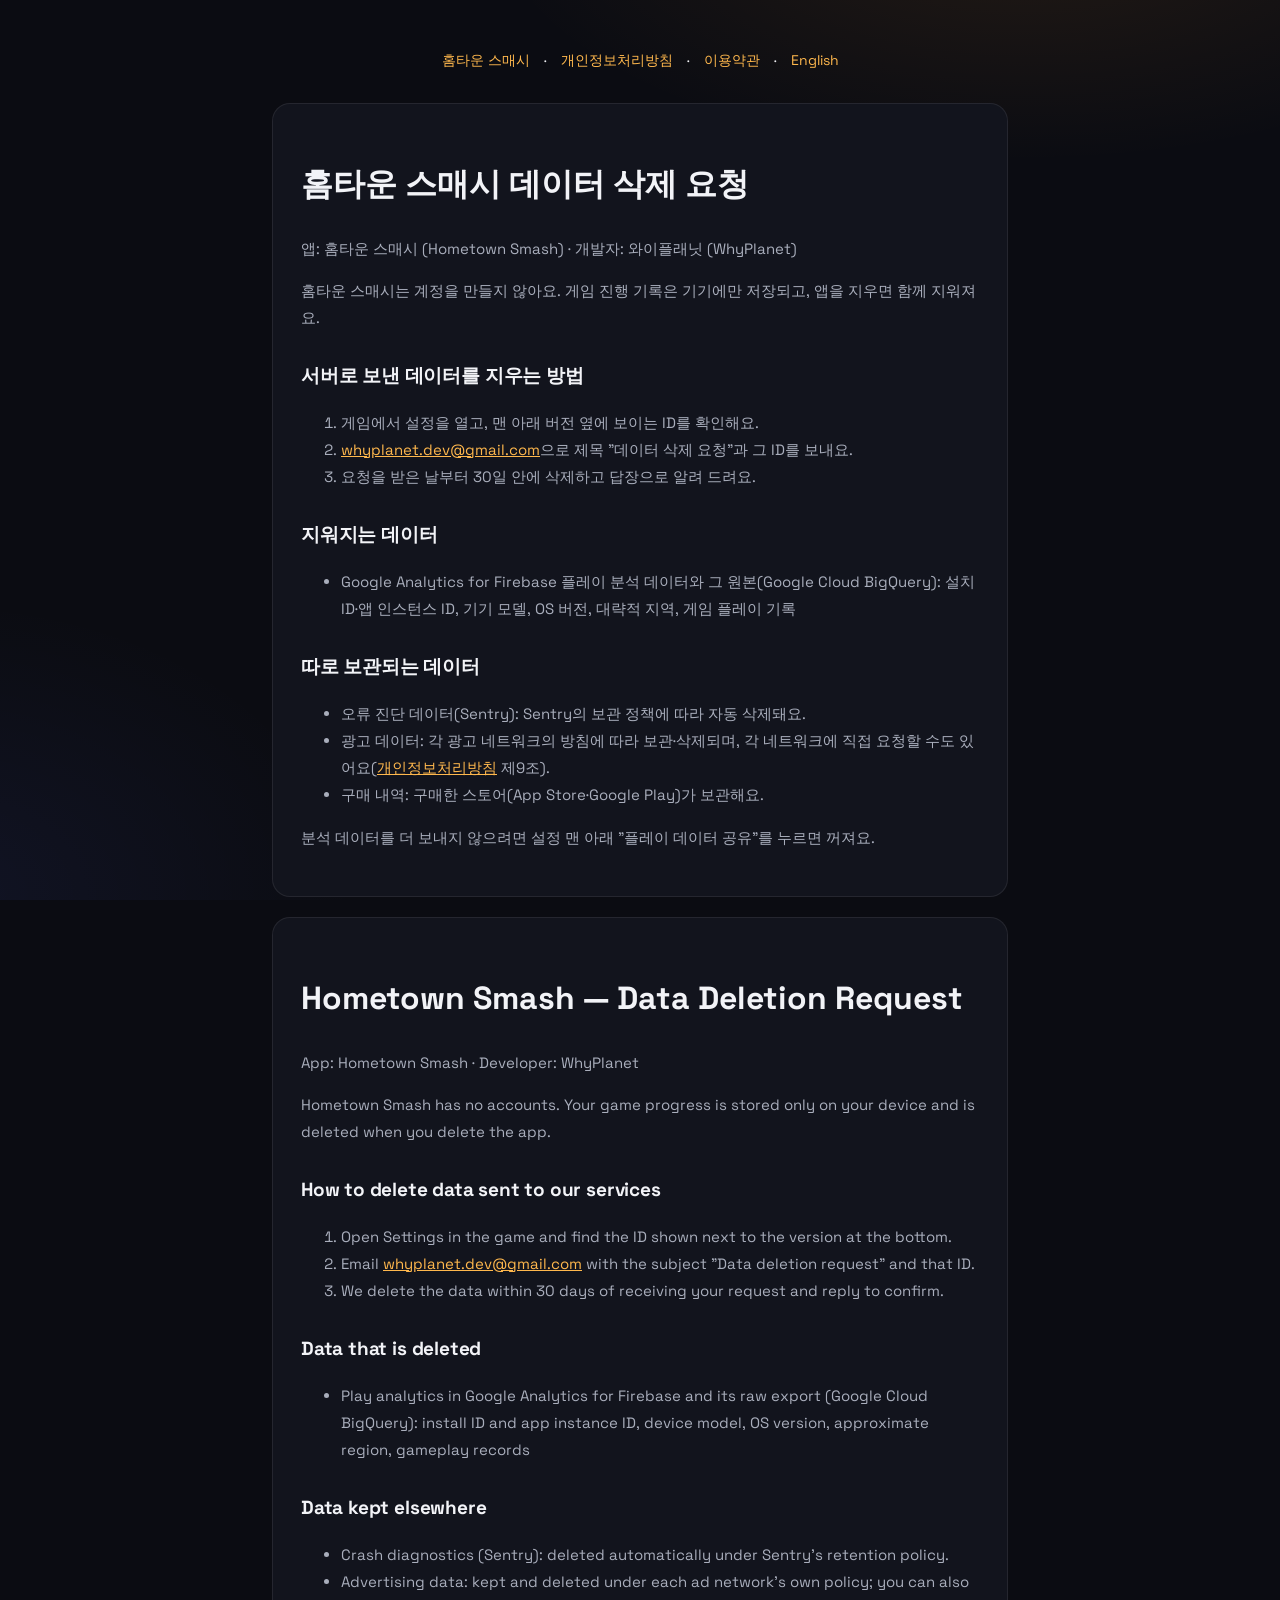
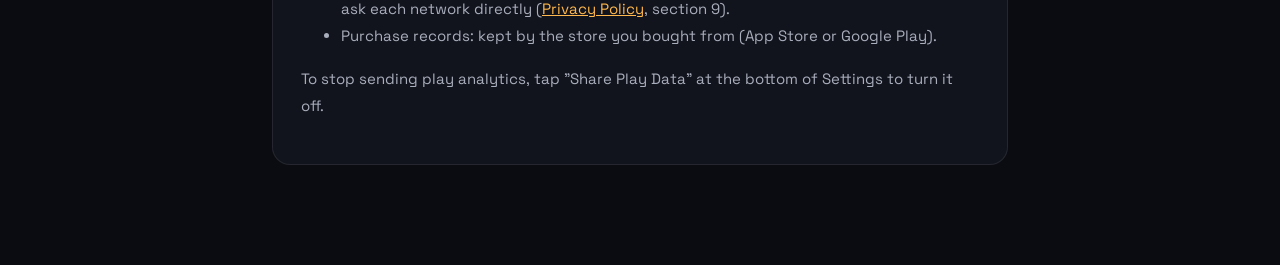
<file: hometown-legal/data-deletion.html>
<!DOCTYPE html>
<html lang="ko">
<head>
<meta charset="UTF-8">
<meta name="viewport" content="width=device-width, initial-scale=1.0">
<title>Hometown Smash — 데이터 삭제 요청 / Data Deletion</title>
<link rel="canonical" href="https://whyplanet.net/hometown-legal/data-deletion.html">
<link rel="stylesheet" href="style.css">
</head>
<body>
<div class="wrap">
<div class="nav"><a href="index.html">홈타운 스매시</a> · <a href="privacy.html">개인정보처리방침</a> · <a href="terms.html">이용약관</a> · <a href="#en">English</a></div>
<div class="card">
<h1>홈타운 스매시 데이터 삭제 요청</h1>
<p>앱: 홈타운 스매시 (Hometown Smash) · 개발자: 와이플래닛 (WhyPlanet)</p>
<p>홈타운 스매시는 계정을 만들지 않아요. 게임 진행 기록은 기기에만 저장되고, 앱을 지우면 함께 지워져요.</p>
<h2>서버로 보낸 데이터를 지우는 방법</h2>
<ol>
<li>게임에서 설정을 열고, 맨 아래 버전 옆에 보이는 ID를 확인해요.</li>
<li><a href="mailto:whyplanet.dev@gmail.com?subject=Hometown%20Smash%20data%20deletion">whyplanet.dev@gmail.com</a>으로 제목 "데이터 삭제 요청"과 그 ID를 보내요.</li>
<li>요청을 받은 날부터 30일 안에 삭제하고 답장으로 알려 드려요.</li>
</ol>
<h2>지워지는 데이터</h2>
<ul>
<li>Google Analytics for Firebase 플레이 분석 데이터와 그 원본(Google Cloud BigQuery): 설치 ID·앱 인스턴스 ID, 기기 모델, OS 버전, 대략적 지역, 게임 플레이 기록</li>
</ul>
<h2>따로 보관되는 데이터</h2>
<ul>
<li>오류 진단 데이터(Sentry): Sentry의 보관 정책에 따라 자동 삭제돼요.</li>
<li>광고 데이터: 각 광고 네트워크의 방침에 따라 보관·삭제되며, 각 네트워크에 직접 요청할 수도 있어요(<a href="privacy.html">개인정보처리방침</a> 제9조).</li>
<li>구매 내역: 구매한 스토어(App Store·Google Play)가 보관해요.</li>
</ul>
<p>분석 데이터를 더 보내지 않으려면 설정 맨 아래 "플레이 데이터 공유"를 누르면 꺼져요.</p>
</div>
<div class="card" id="en" lang="en">
<h1>Hometown Smash — Data Deletion Request</h1>
<p>App: Hometown Smash · Developer: WhyPlanet</p>
<p>Hometown Smash has no accounts. Your game progress is stored only on your device and is deleted when you delete the app.</p>
<h2>How to delete data sent to our services</h2>
<ol>
<li>Open Settings in the game and find the ID shown next to the version at the bottom.</li>
<li>Email <a href="mailto:whyplanet.dev@gmail.com?subject=Hometown%20Smash%20data%20deletion">whyplanet.dev@gmail.com</a> with the subject "Data deletion request" and that ID.</li>
<li>We delete the data within 30 days of receiving your request and reply to confirm.</li>
</ol>
<h2>Data that is deleted</h2>
<ul>
<li>Play analytics in Google Analytics for Firebase and its raw export (Google Cloud BigQuery): install ID and app instance ID, device model, OS version, approximate region, gameplay records</li>
</ul>
<h2>Data kept elsewhere</h2>
<ul>
<li>Crash diagnostics (Sentry): deleted automatically under Sentry's retention policy.</li>
<li>Advertising data: kept and deleted under each ad network's own policy; you can also ask each network directly (<a href="privacy.html#en">Privacy Policy</a>, section 9).</li>
<li>Purchase records: kept by the store you bought from (App Store or Google Play).</li>
</ul>
<p>To stop sending play analytics, tap "Share Play Data" at the bottom of Settings to turn it off.</p>
</div>
</div>
</body>
</html>
</file>
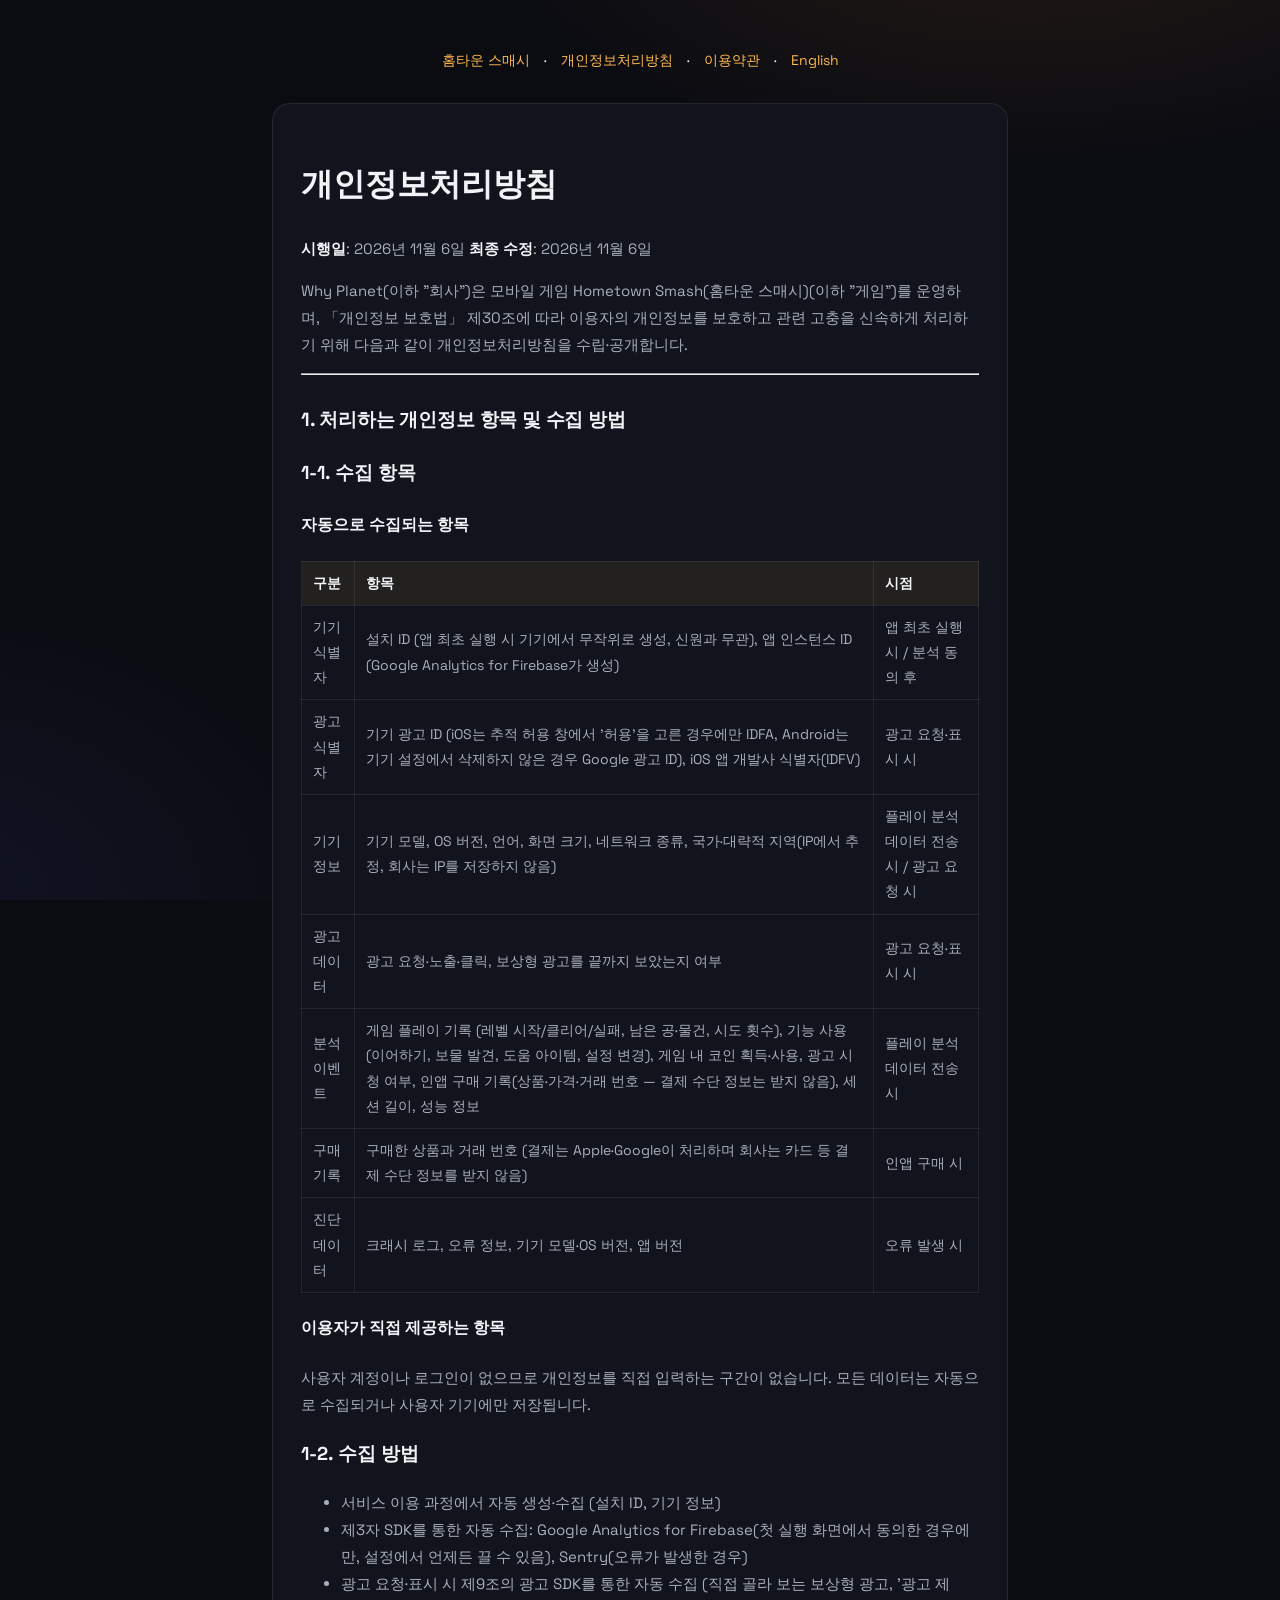
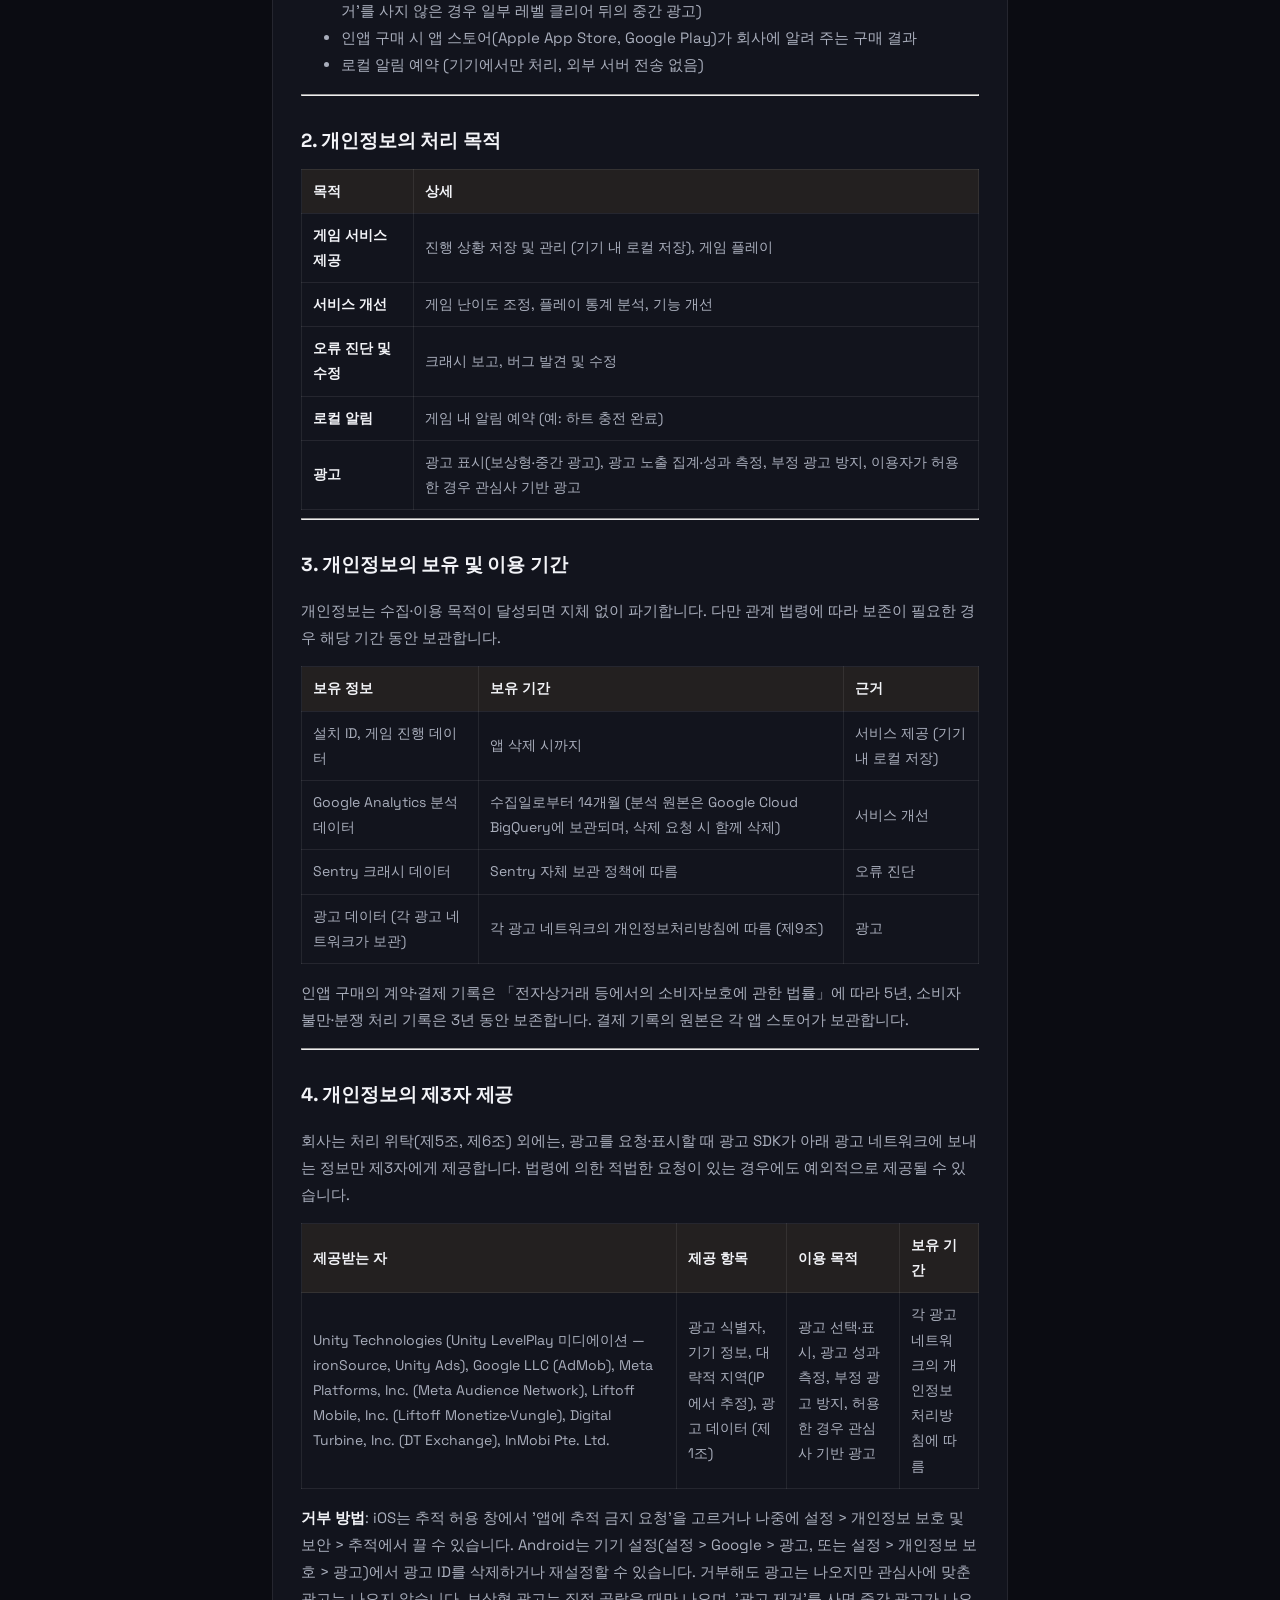
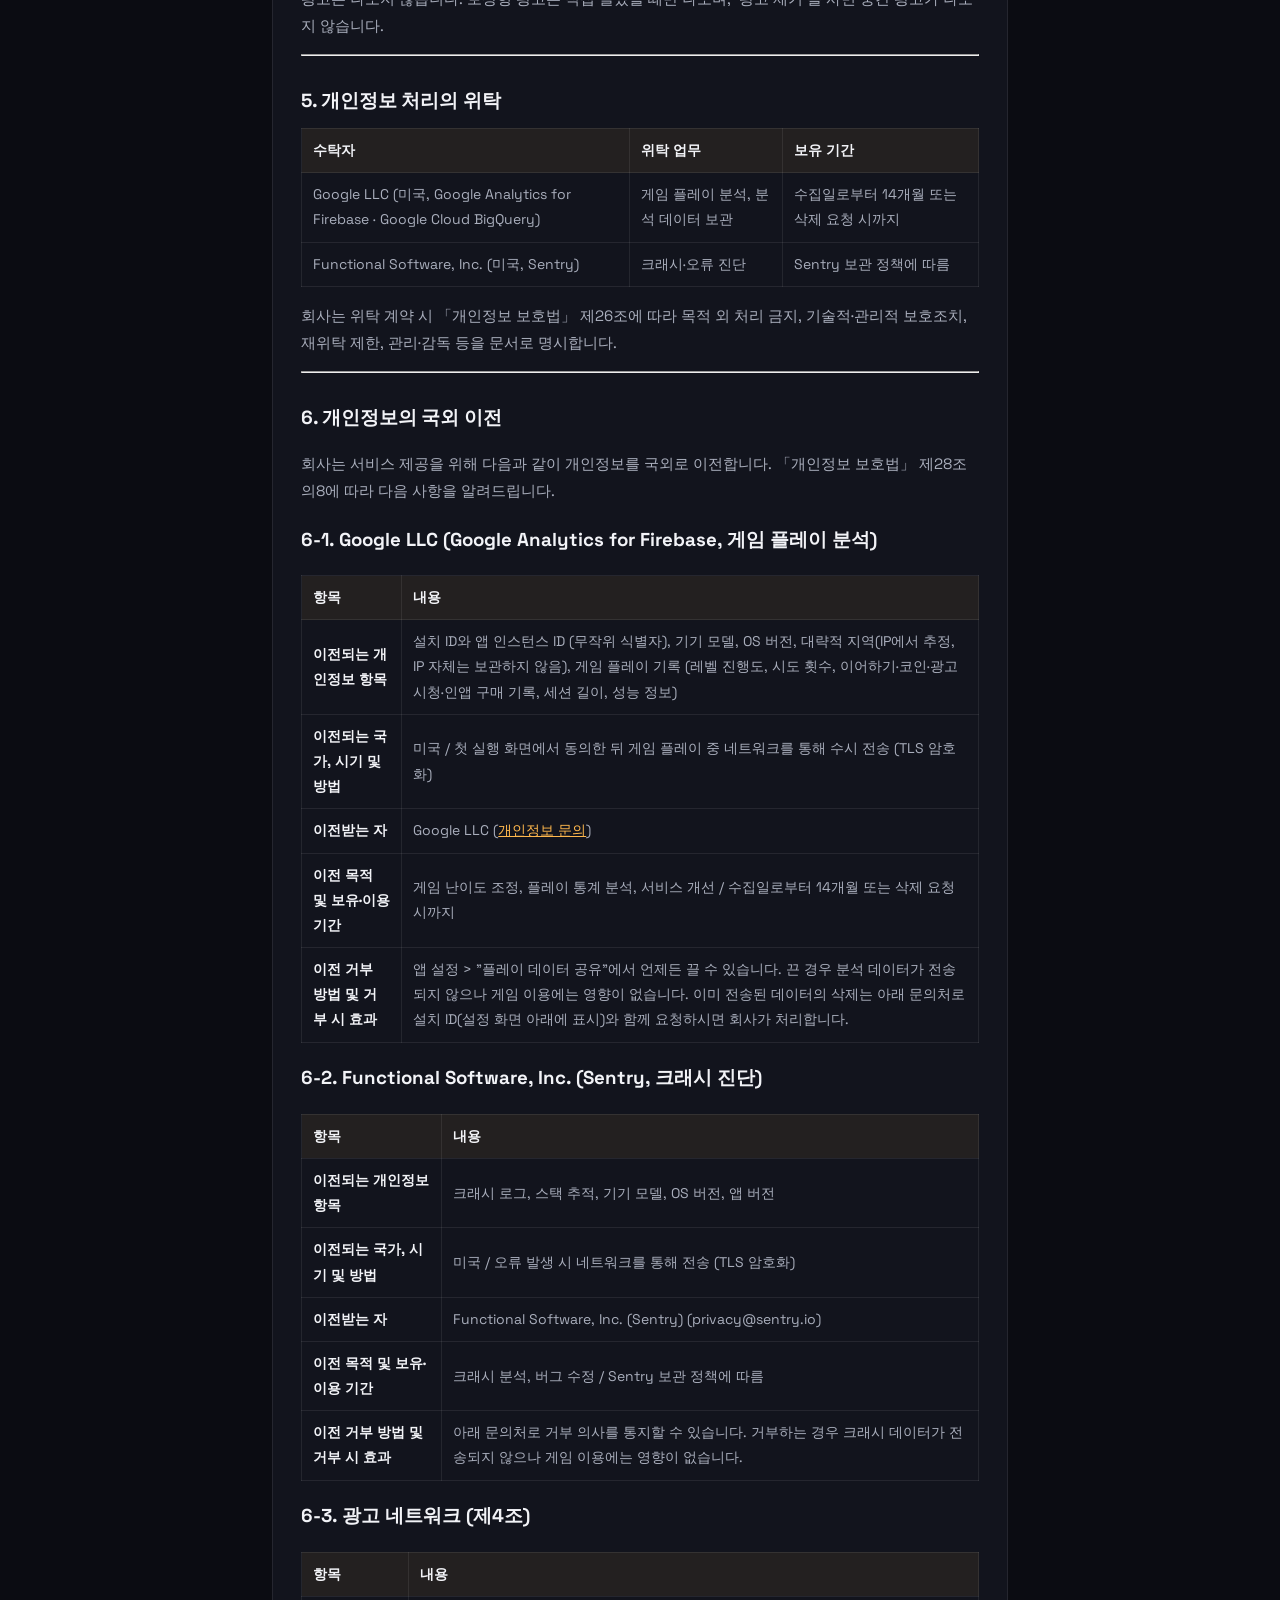
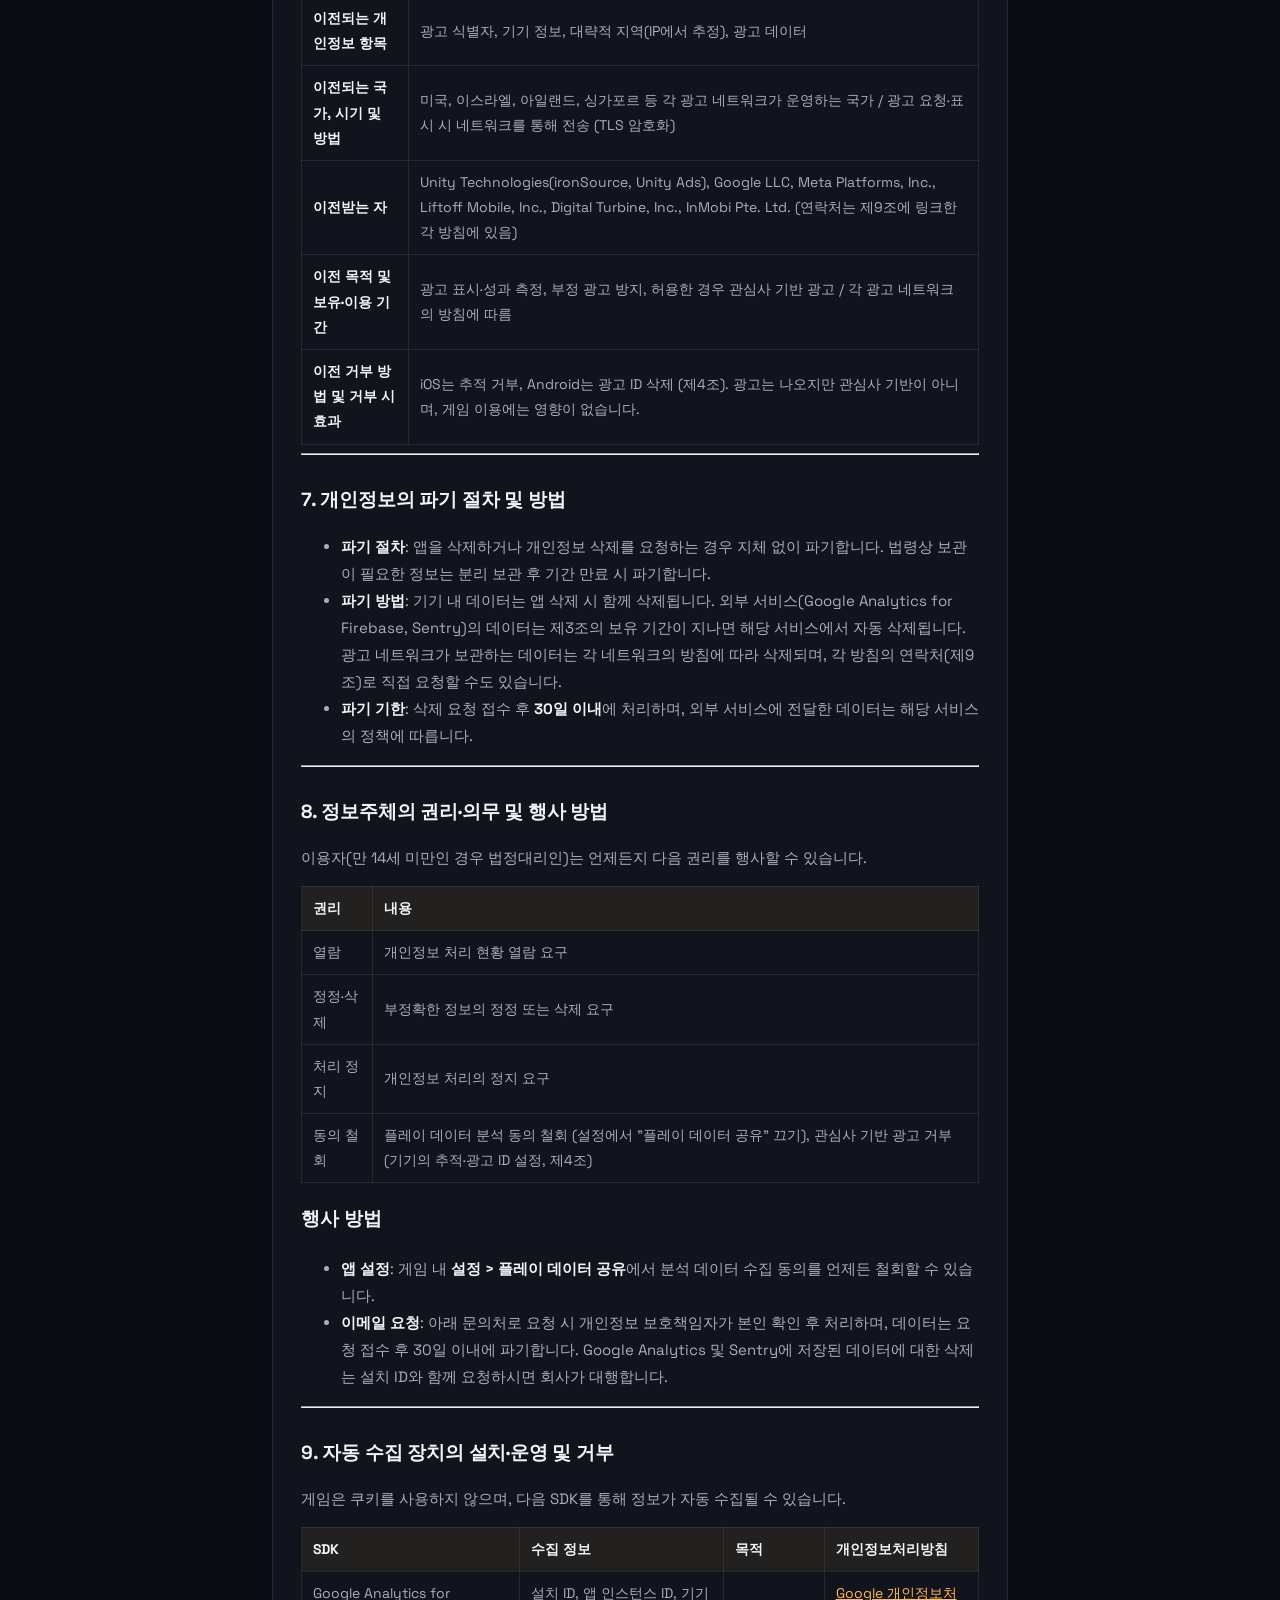
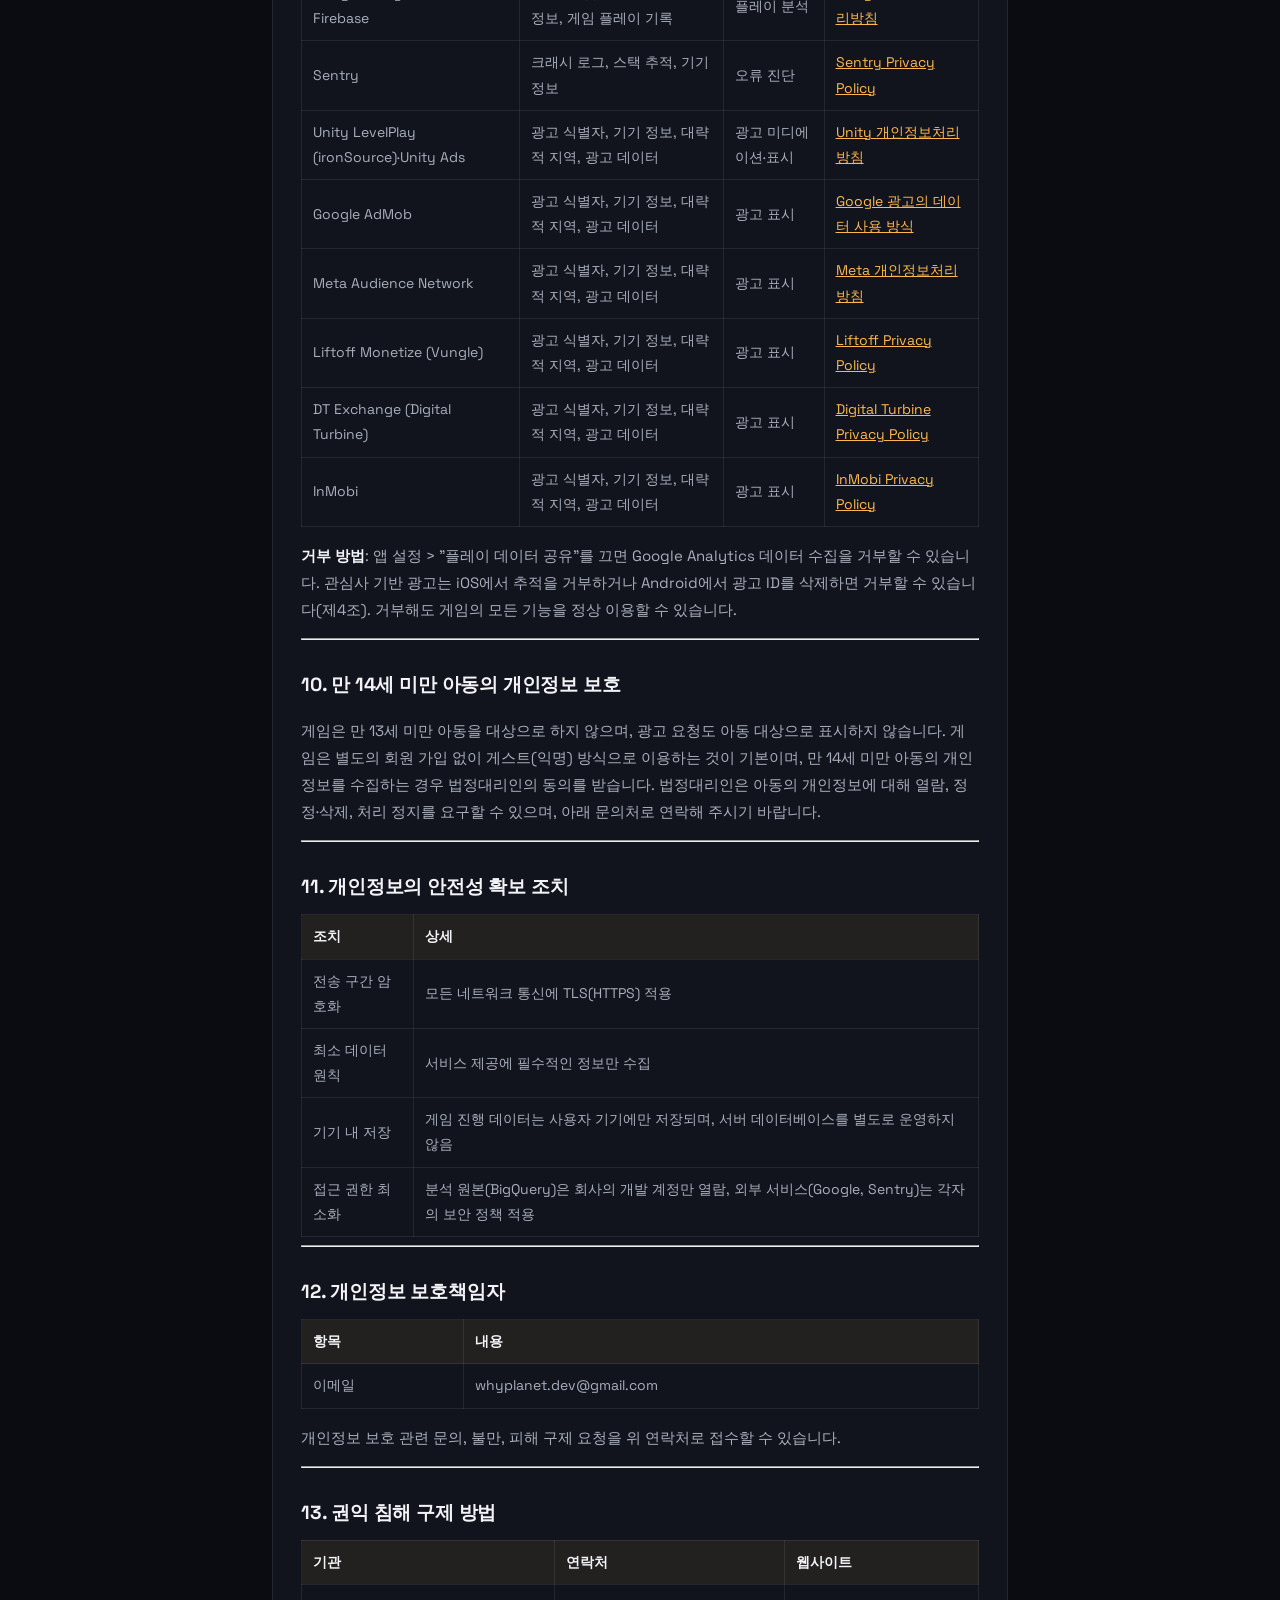
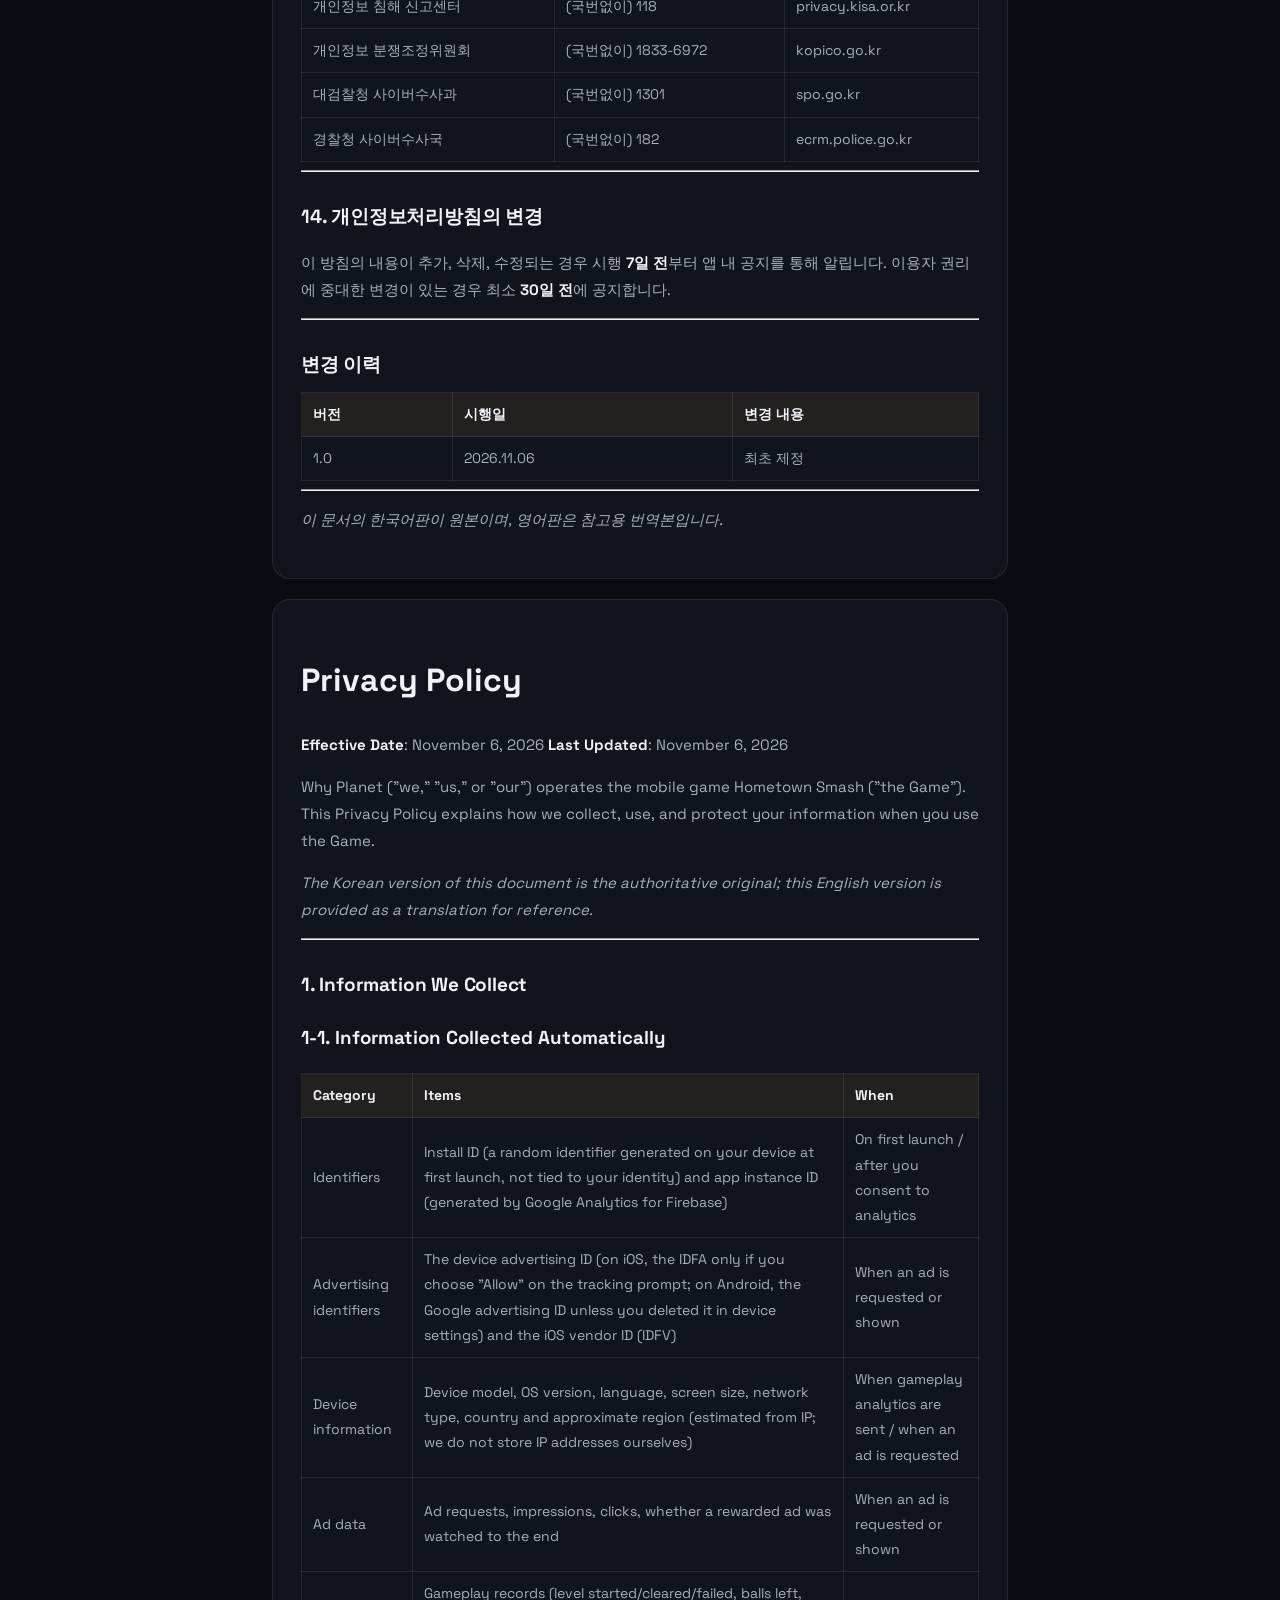
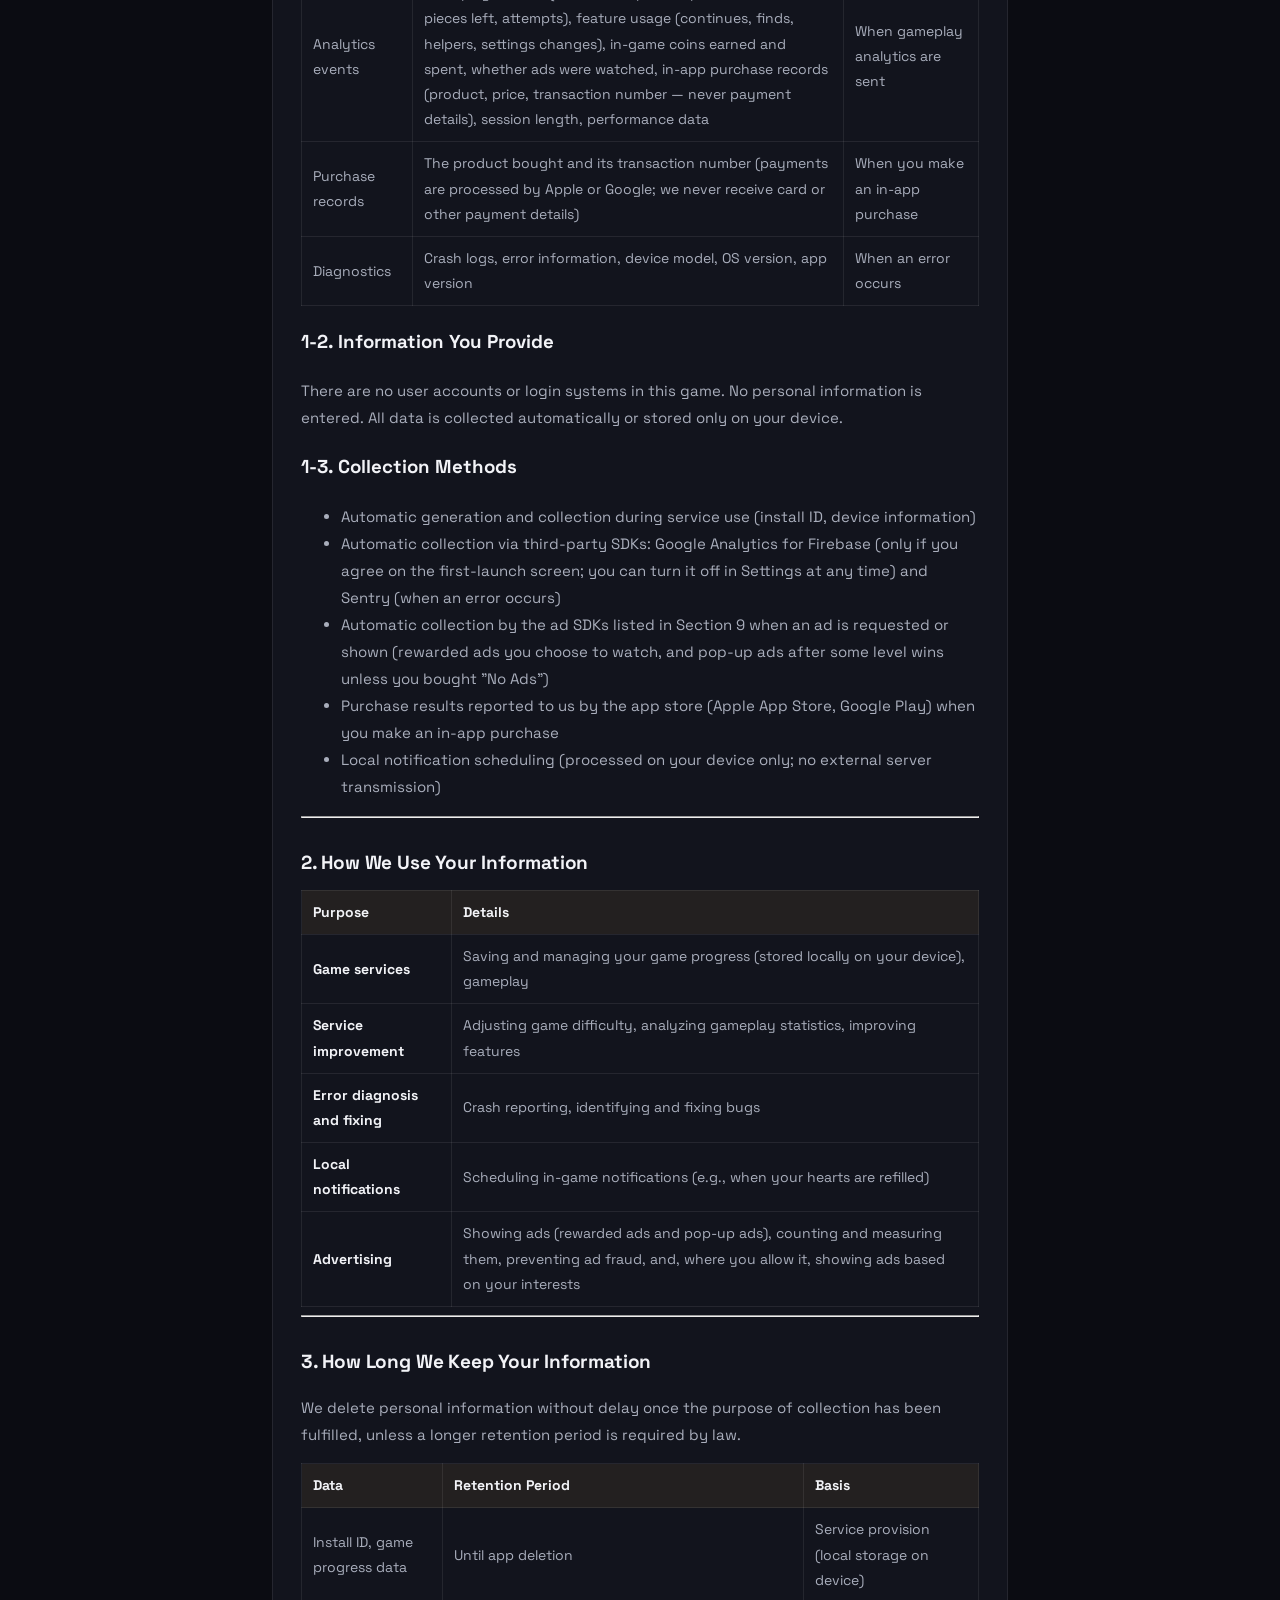
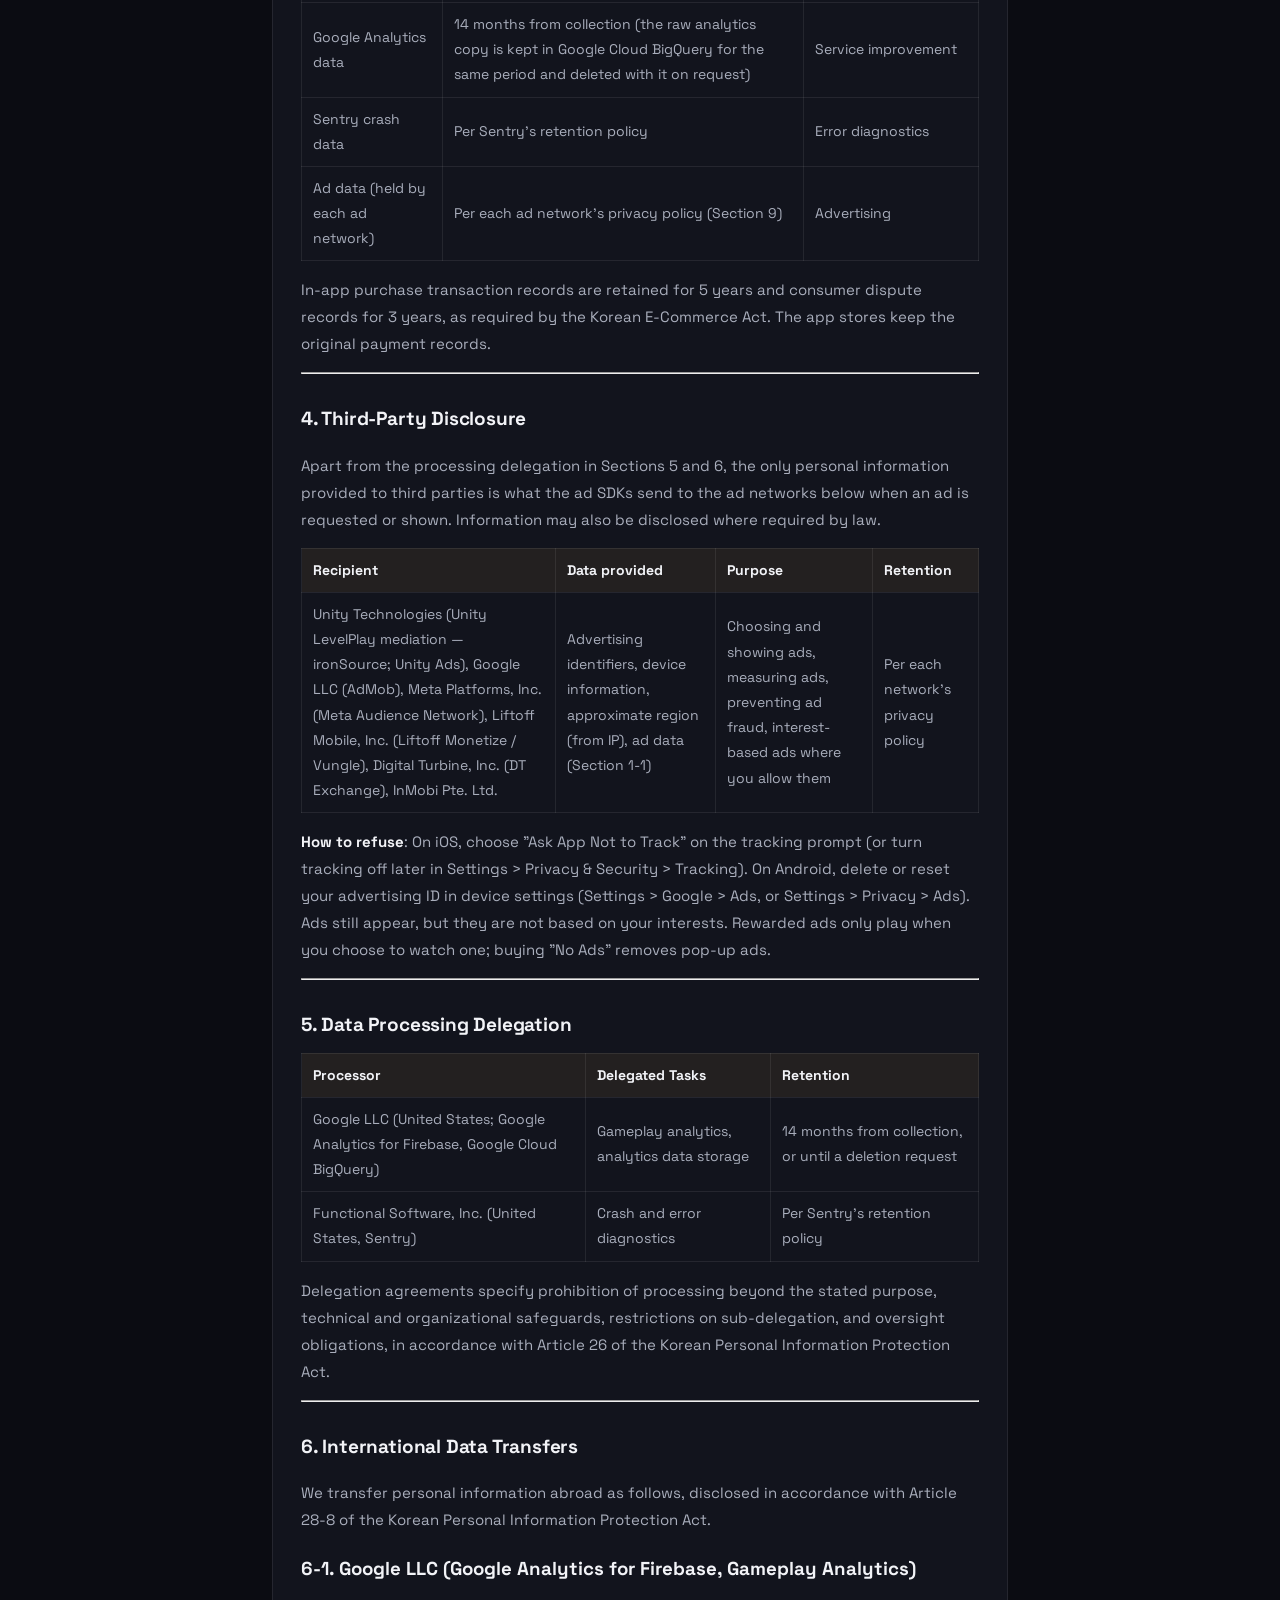
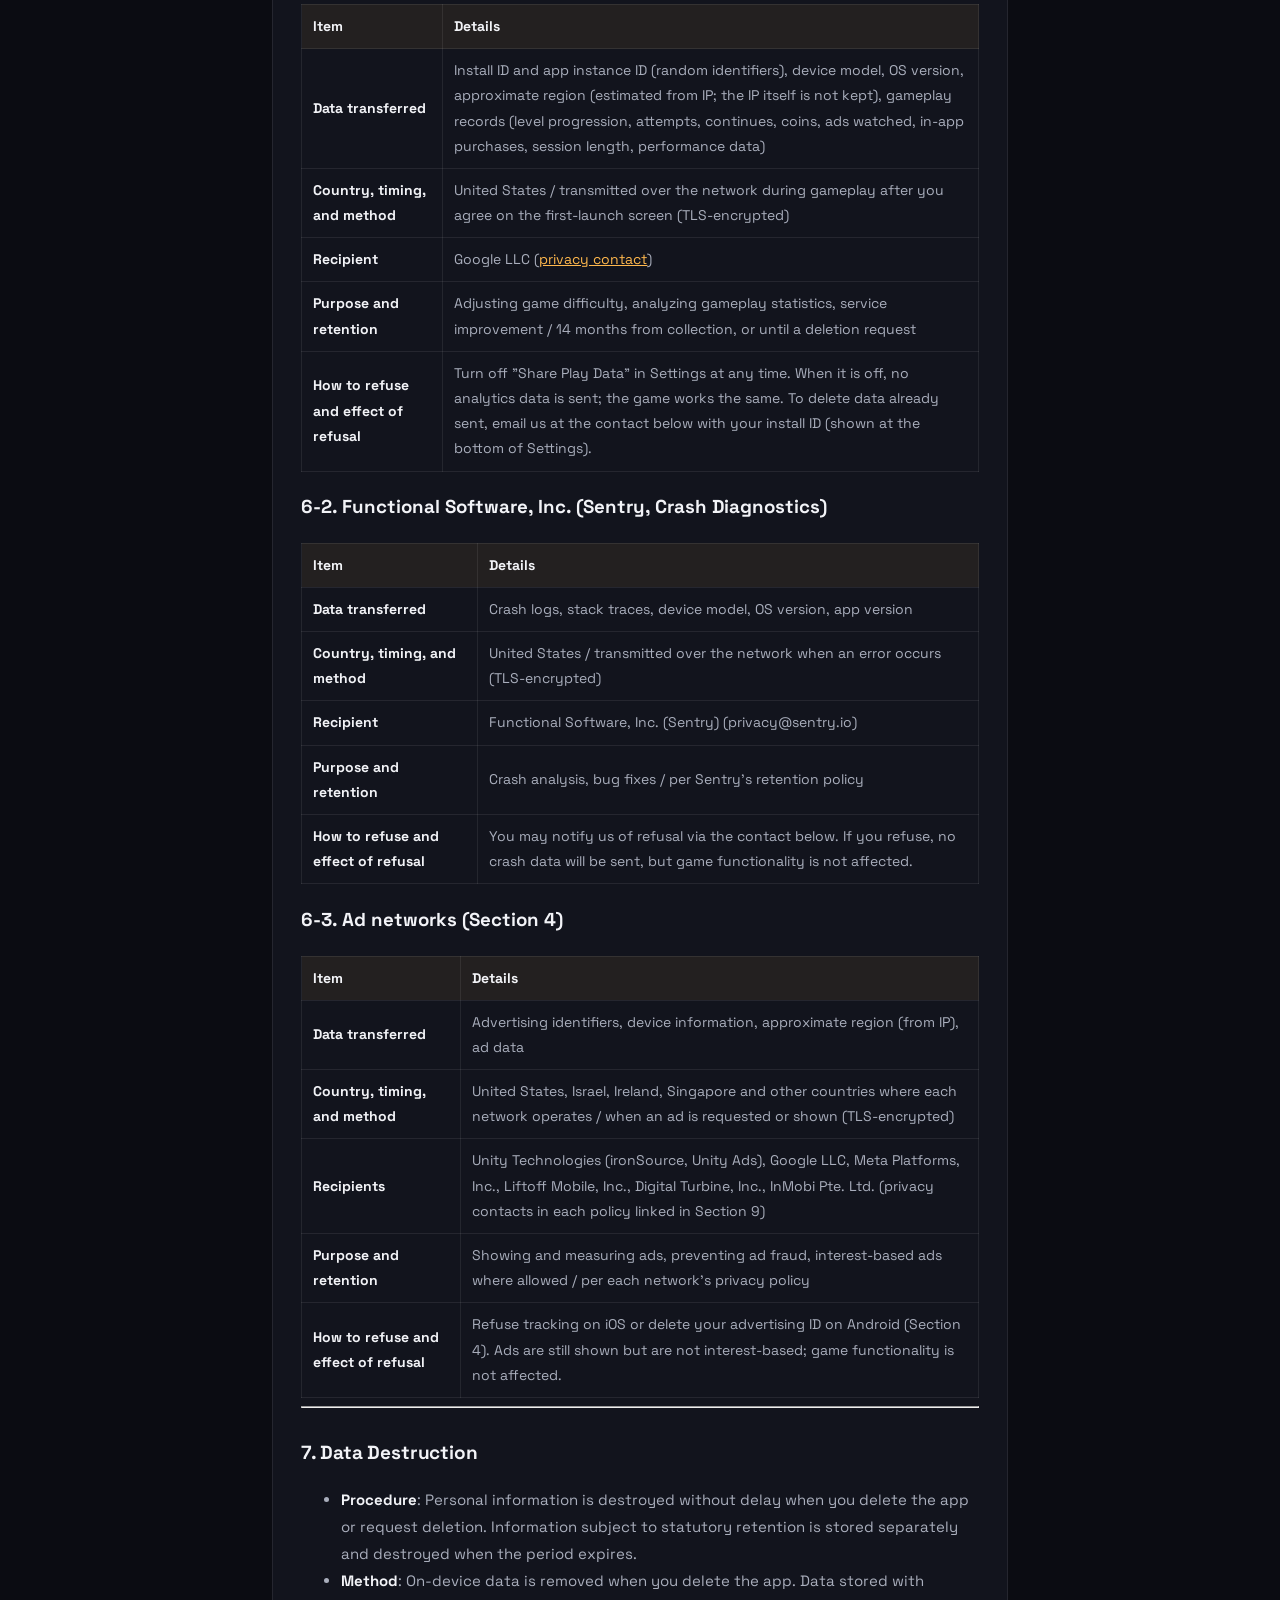
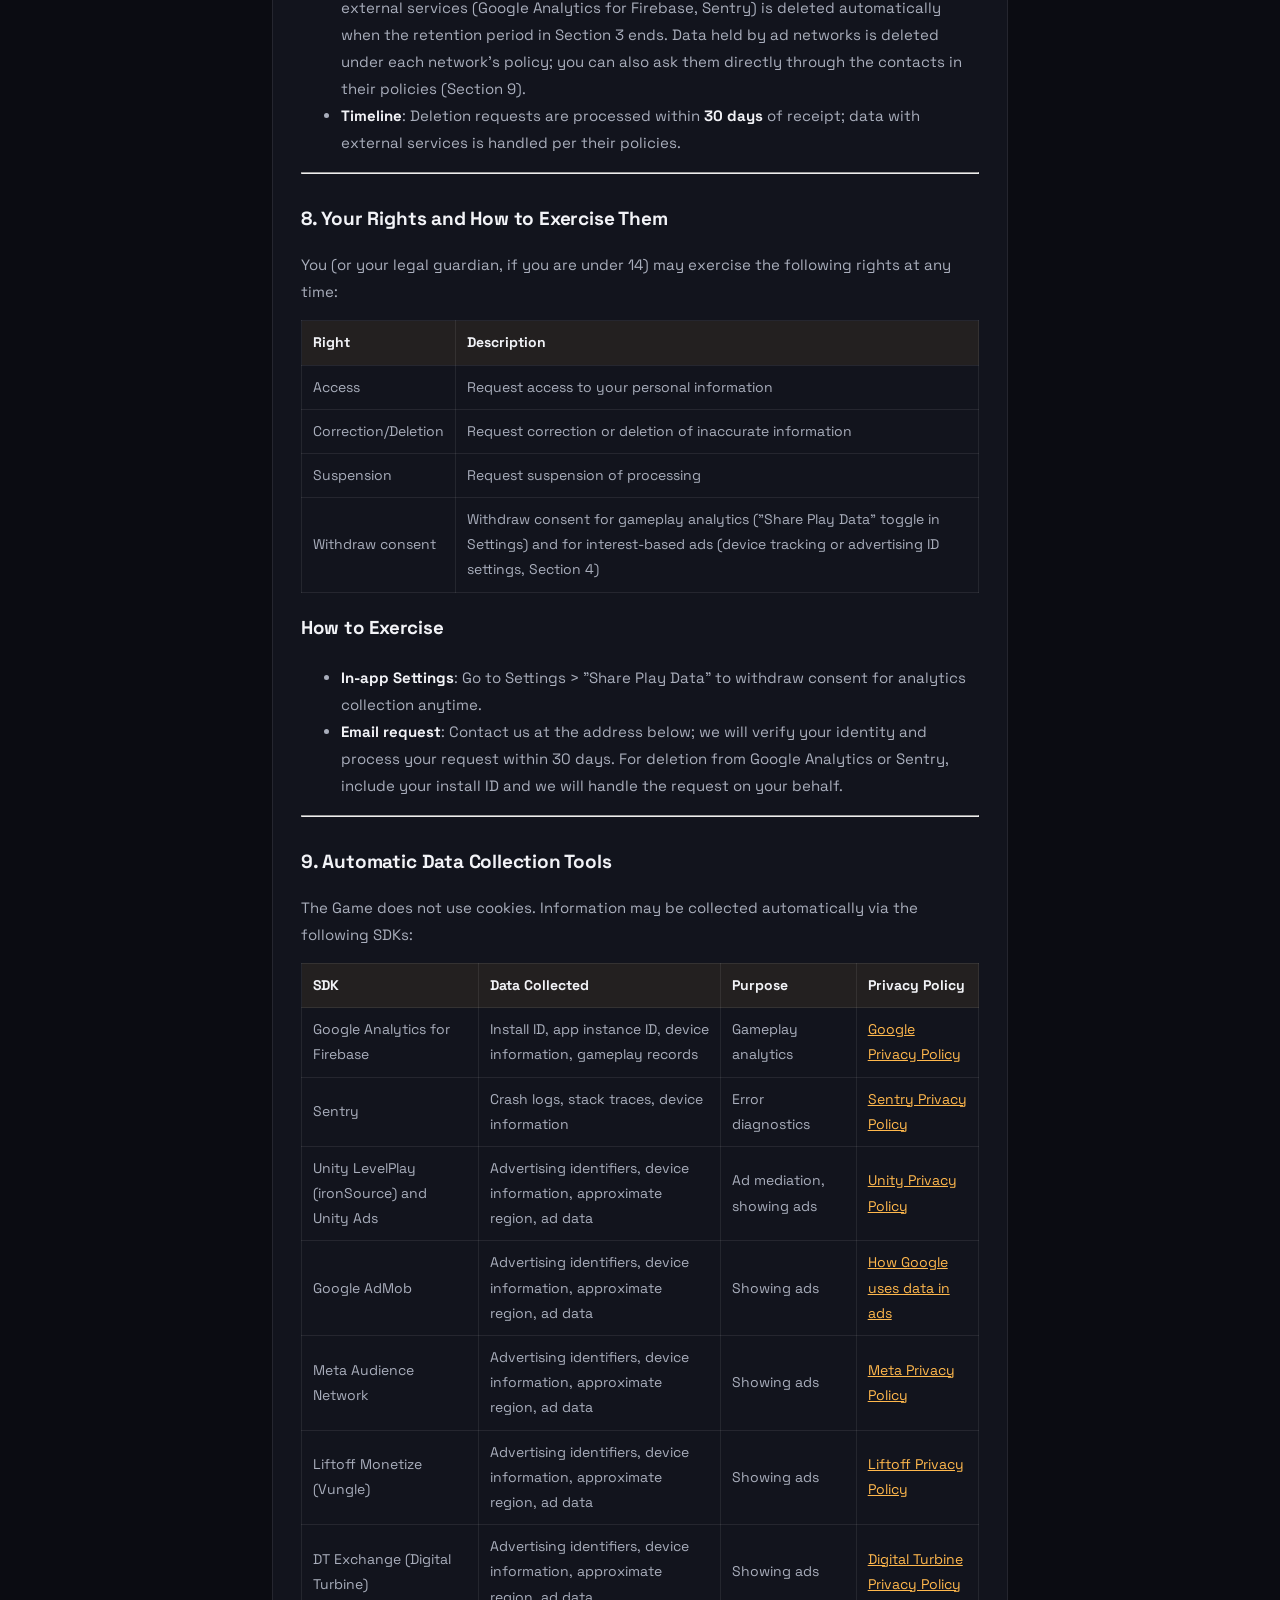
<file: hometown-legal/privacy.html>
<!DOCTYPE html>
<html lang="ko">
<head>
<meta charset="UTF-8">
<meta name="viewport" content="width=device-width, initial-scale=1.0">
<title>Hometown Smash — 개인정보처리방침 / Privacy Policy</title>
<link rel="canonical" href="https://whyplanet.net/hometown-legal/privacy.html">
<link rel="stylesheet" href="style.css">
</head>
<body>
<div class="wrap">
<div class="nav"><a href="index.html">홈타운 스매시</a> · <a href="privacy.html">개인정보처리방침</a> · <a href="terms.html">이용약관</a> · <a href="#en">English</a></div>
<div class="card">
<h1>개인정보처리방침</h1>
<p><strong>시행일</strong>: 2026년 11월 6일 <strong>최종 수정</strong>: 2026년 11월 6일</p>
<p>Why Planet(이하 "회사")은 모바일 게임 Hometown Smash(홈타운 스매시)(이하 "게임")를 운영하며, 「개인정보 보호법」 제30조에 따라 이용자의 개인정보를 보호하고 관련 고충을 신속하게 처리하기 위해 다음과 같이 개인정보처리방침을 수립·공개합니다.</p>
<hr>
<h2>1. 처리하는 개인정보 항목 및 수집 방법</h2>
<h3>1-1. 수집 항목</h3>
<h4>자동으로 수집되는 항목</h4>
<table><tr><th>구분</th><th>항목</th><th>시점</th></tr><tr><td>기기 식별자</td><td>설치 ID (앱 최초 실행 시 기기에서 무작위로 생성, 신원과 무관), 앱 인스턴스 ID (Google Analytics for Firebase가 생성)</td><td>앱 최초 실행 시 / 분석 동의 후</td></tr><tr><td>광고 식별자</td><td>기기 광고 ID (iOS는 추적 허용 창에서 '허용'을 고른 경우에만 IDFA, Android는 기기 설정에서 삭제하지 않은 경우 Google 광고 ID), iOS 앱 개발사 식별자(IDFV)</td><td>광고 요청·표시 시</td></tr><tr><td>기기 정보</td><td>기기 모델, OS 버전, 언어, 화면 크기, 네트워크 종류, 국가·대략적 지역(IP에서 추정, 회사는 IP를 저장하지 않음)</td><td>플레이 분석 데이터 전송 시 / 광고 요청 시</td></tr><tr><td>광고 데이터</td><td>광고 요청·노출·클릭, 보상형 광고를 끝까지 보았는지 여부</td><td>광고 요청·표시 시</td></tr><tr><td>분석 이벤트</td><td>게임 플레이 기록 (레벨 시작/클리어/실패, 남은 공·물건, 시도 횟수), 기능 사용 (이어하기, 보물 발견, 도움 아이템, 설정 변경), 게임 내 코인 획득·사용, 광고 시청 여부, 인앱 구매 기록(상품·가격·거래 번호 — 결제 수단 정보는 받지 않음), 세션 길이, 성능 정보</td><td>플레이 분석 데이터 전송 시</td></tr><tr><td>구매 기록</td><td>구매한 상품과 거래 번호 (결제는 Apple·Google이 처리하며 회사는 카드 등 결제 수단 정보를 받지 않음)</td><td>인앱 구매 시</td></tr><tr><td>진단 데이터</td><td>크래시 로그, 오류 정보, 기기 모델·OS 버전, 앱 버전</td><td>오류 발생 시</td></tr></table>
<h4>이용자가 직접 제공하는 항목</h4>
<p>사용자 계정이나 로그인이 없으므로 개인정보를 직접 입력하는 구간이 없습니다. 모든 데이터는 자동으로 수집되거나 사용자 기기에만 저장됩니다.</p>
<h3>1-2. 수집 방법</h3>
<ul><li>서비스 이용 과정에서 자동 생성·수집 (설치 ID, 기기 정보)</li><li>제3자 SDK를 통한 자동 수집: Google Analytics for Firebase(첫 실행 화면에서 동의한 경우에만, 설정에서 언제든 끌 수 있음), Sentry(오류가 발생한 경우)</li><li>광고 요청·표시 시 제9조의 광고 SDK를 통한 자동 수집 (직접 골라 보는 보상형 광고, '광고 제거'를 사지 않은 경우 일부 레벨 클리어 뒤의 중간 광고)</li><li>인앱 구매 시 앱 스토어(Apple App Store, Google Play)가 회사에 알려 주는 구매 결과</li><li>로컬 알림 예약 (기기에서만 처리, 외부 서버 전송 없음)</li></ul>
<hr>
<h2>2. 개인정보의 처리 목적</h2>
<table><tr><th>목적</th><th>상세</th></tr><tr><td><strong>게임 서비스 제공</strong></td><td>진행 상황 저장 및 관리 (기기 내 로컬 저장), 게임 플레이</td></tr><tr><td><strong>서비스 개선</strong></td><td>게임 난이도 조정, 플레이 통계 분석, 기능 개선</td></tr><tr><td><strong>오류 진단 및 수정</strong></td><td>크래시 보고, 버그 발견 및 수정</td></tr><tr><td><strong>로컬 알림</strong></td><td>게임 내 알림 예약 (예: 하트 충전 완료)</td></tr><tr><td><strong>광고</strong></td><td>광고 표시(보상형·중간 광고), 광고 노출 집계·성과 측정, 부정 광고 방지, 이용자가 허용한 경우 관심사 기반 광고</td></tr></table>
<hr>
<h2>3. 개인정보의 보유 및 이용 기간</h2>
<p>개인정보는 수집·이용 목적이 달성되면 지체 없이 파기합니다. 다만 관계 법령에 따라 보존이 필요한 경우 해당 기간 동안 보관합니다.</p>
<table><tr><th>보유 정보</th><th>보유 기간</th><th>근거</th></tr><tr><td>설치 ID, 게임 진행 데이터</td><td>앱 삭제 시까지</td><td>서비스 제공 (기기 내 로컬 저장)</td></tr><tr><td>Google Analytics 분석 데이터</td><td>수집일로부터 14개월 (분석 원본은 Google Cloud BigQuery에 보관되며, 삭제 요청 시 함께 삭제)</td><td>서비스 개선</td></tr><tr><td>Sentry 크래시 데이터</td><td>Sentry 자체 보관 정책에 따름</td><td>오류 진단</td></tr><tr><td>광고 데이터 (각 광고 네트워크가 보관)</td><td>각 광고 네트워크의 개인정보처리방침에 따름 (제9조)</td><td>광고</td></tr></table>
<p>인앱 구매의 계약·결제 기록은 「전자상거래 등에서의 소비자보호에 관한 법률」에 따라 5년, 소비자 불만·분쟁 처리 기록은 3년 동안 보존합니다. 결제 기록의 원본은 각 앱 스토어가 보관합니다.</p>
<hr>
<h2>4. 개인정보의 제3자 제공</h2>
<p>회사는 처리 위탁(제5조, 제6조) 외에는, 광고를 요청·표시할 때 광고 SDK가 아래 광고 네트워크에 보내는 정보만 제3자에게 제공합니다. 법령에 의한 적법한 요청이 있는 경우에도 예외적으로 제공될 수 있습니다.</p>
<table><tr><th>제공받는 자</th><th>제공 항목</th><th>이용 목적</th><th>보유 기간</th></tr><tr><td>Unity Technologies (Unity LevelPlay 미디에이션 — ironSource, Unity Ads), Google LLC (AdMob), Meta Platforms, Inc. (Meta Audience Network), Liftoff Mobile, Inc. (Liftoff Monetize·Vungle), Digital Turbine, Inc. (DT Exchange), InMobi Pte. Ltd.</td><td>광고 식별자, 기기 정보, 대략적 지역(IP에서 추정), 광고 데이터 (제1조)</td><td>광고 선택·표시, 광고 성과 측정, 부정 광고 방지, 허용한 경우 관심사 기반 광고</td><td>각 광고 네트워크의 개인정보처리방침에 따름</td></tr></table>
<p><strong>거부 방법</strong>: iOS는 추적 허용 창에서 '앱에 추적 금지 요청'을 고르거나 나중에 설정 &gt; 개인정보 보호 및 보안 &gt; 추적에서 끌 수 있습니다. Android는 기기 설정(설정 &gt; Google &gt; 광고, 또는 설정 &gt; 개인정보 보호 &gt; 광고)에서 광고 ID를 삭제하거나 재설정할 수 있습니다. 거부해도 광고는 나오지만 관심사에 맞춘 광고는 나오지 않습니다. 보상형 광고는 직접 골랐을 때만 나오며, '광고 제거'를 사면 중간 광고가 나오지 않습니다.</p>
<hr>
<h2>5. 개인정보 처리의 위탁</h2>
<table><tr><th>수탁자</th><th>위탁 업무</th><th>보유 기간</th></tr><tr><td>Google LLC (미국, Google Analytics for Firebase · Google Cloud BigQuery)</td><td>게임 플레이 분석, 분석 데이터 보관</td><td>수집일로부터 14개월 또는 삭제 요청 시까지</td></tr><tr><td>Functional Software, Inc. (미국, Sentry)</td><td>크래시·오류 진단</td><td>Sentry 보관 정책에 따름</td></tr></table>
<p>회사는 위탁 계약 시 「개인정보 보호법」 제26조에 따라 목적 외 처리 금지, 기술적·관리적 보호조치, 재위탁 제한, 관리·감독 등을 문서로 명시합니다.</p>
<hr>
<h2>6. 개인정보의 국외 이전</h2>
<p>회사는 서비스 제공을 위해 다음과 같이 개인정보를 국외로 이전합니다. 「개인정보 보호법」 제28조의8에 따라 다음 사항을 알려드립니다.</p>
<h3>6-1. Google LLC (Google Analytics for Firebase, 게임 플레이 분석)</h3>
<table><tr><th>항목</th><th>내용</th></tr><tr><td><strong>이전되는 개인정보 항목</strong></td><td>설치 ID와 앱 인스턴스 ID (무작위 식별자), 기기 모델, OS 버전, 대략적 지역(IP에서 추정, IP 자체는 보관하지 않음), 게임 플레이 기록 (레벨 진행도, 시도 횟수, 이어하기·코인·광고 시청·인앱 구매 기록, 세션 길이, 성능 정보)</td></tr><tr><td><strong>이전되는 국가, 시기 및 방법</strong></td><td>미국 / 첫 실행 화면에서 동의한 뒤 게임 플레이 중 네트워크를 통해 수시 전송 (TLS 암호화)</td></tr><tr><td><strong>이전받는 자</strong></td><td>Google LLC (<a href="https://support.google.com/policies/contact/general_privacy_form">개인정보 문의</a>)</td></tr><tr><td><strong>이전 목적 및 보유·이용 기간</strong></td><td>게임 난이도 조정, 플레이 통계 분석, 서비스 개선 / 수집일로부터 14개월 또는 삭제 요청 시까지</td></tr><tr><td><strong>이전 거부 방법 및 거부 시 효과</strong></td><td>앱 설정 &gt; "플레이 데이터 공유"에서 언제든 끌 수 있습니다. 끈 경우 분석 데이터가 전송되지 않으나 게임 이용에는 영향이 없습니다. 이미 전송된 데이터의 삭제는 아래 문의처로 설치 ID(설정 화면 아래에 표시)와 함께 요청하시면 회사가 처리합니다.</td></tr></table>
<h3>6-2. Functional Software, Inc. (Sentry, 크래시 진단)</h3>
<table><tr><th>항목</th><th>내용</th></tr><tr><td><strong>이전되는 개인정보 항목</strong></td><td>크래시 로그, 스택 추적, 기기 모델, OS 버전, 앱 버전</td></tr><tr><td><strong>이전되는 국가, 시기 및 방법</strong></td><td>미국 / 오류 발생 시 네트워크를 통해 전송 (TLS 암호화)</td></tr><tr><td><strong>이전받는 자</strong></td><td>Functional Software, Inc. (Sentry) (privacy@sentry.io)</td></tr><tr><td><strong>이전 목적 및 보유·이용 기간</strong></td><td>크래시 분석, 버그 수정 / Sentry 보관 정책에 따름</td></tr><tr><td><strong>이전 거부 방법 및 거부 시 효과</strong></td><td>아래 문의처로 거부 의사를 통지할 수 있습니다. 거부하는 경우 크래시 데이터가 전송되지 않으나 게임 이용에는 영향이 없습니다.</td></tr></table>
<h3>6-3. 광고 네트워크 (제4조)</h3>
<table><tr><th>항목</th><th>내용</th></tr><tr><td><strong>이전되는 개인정보 항목</strong></td><td>광고 식별자, 기기 정보, 대략적 지역(IP에서 추정), 광고 데이터</td></tr><tr><td><strong>이전되는 국가, 시기 및 방법</strong></td><td>미국, 이스라엘, 아일랜드, 싱가포르 등 각 광고 네트워크가 운영하는 국가 / 광고 요청·표시 시 네트워크를 통해 전송 (TLS 암호화)</td></tr><tr><td><strong>이전받는 자</strong></td><td>Unity Technologies(ironSource, Unity Ads), Google LLC, Meta Platforms, Inc., Liftoff Mobile, Inc., Digital Turbine, Inc., InMobi Pte. Ltd. (연락처는 제9조에 링크한 각 방침에 있음)</td></tr><tr><td><strong>이전 목적 및 보유·이용 기간</strong></td><td>광고 표시·성과 측정, 부정 광고 방지, 허용한 경우 관심사 기반 광고 / 각 광고 네트워크의 방침에 따름</td></tr><tr><td><strong>이전 거부 방법 및 거부 시 효과</strong></td><td>iOS는 추적 거부, Android는 광고 ID 삭제 (제4조). 광고는 나오지만 관심사 기반이 아니며, 게임 이용에는 영향이 없습니다.</td></tr></table>
<hr>
<h2>7. 개인정보의 파기 절차 및 방법</h2>
<ul><li><strong>파기 절차</strong>: 앱을 삭제하거나 개인정보 삭제를 요청하는 경우 지체 없이 파기합니다. 법령상 보관이 필요한 정보는 분리 보관 후 기간 만료 시 파기합니다.</li><li><strong>파기 방법</strong>: 기기 내 데이터는 앱 삭제 시 함께 삭제됩니다. 외부 서비스(Google Analytics for Firebase, Sentry)의 데이터는 제3조의 보유 기간이 지나면 해당 서비스에서 자동 삭제됩니다. 광고 네트워크가 보관하는 데이터는 각 네트워크의 방침에 따라 삭제되며, 각 방침의 연락처(제9조)로 직접 요청할 수도 있습니다.</li><li><strong>파기 기한</strong>: 삭제 요청 접수 후 <strong>30일 이내</strong>에 처리하며, 외부 서비스에 전달한 데이터는 해당 서비스의 정책에 따릅니다.</li></ul>
<hr>
<h2>8. 정보주체의 권리·의무 및 행사 방법</h2>
<p>이용자(만 14세 미만인 경우 법정대리인)는 언제든지 다음 권리를 행사할 수 있습니다.</p>
<table><tr><th>권리</th><th>내용</th></tr><tr><td>열람</td><td>개인정보 처리 현황 열람 요구</td></tr><tr><td>정정·삭제</td><td>부정확한 정보의 정정 또는 삭제 요구</td></tr><tr><td>처리 정지</td><td>개인정보 처리의 정지 요구</td></tr><tr><td>동의 철회</td><td>플레이 데이터 분석 동의 철회 (설정에서 "플레이 데이터 공유" 끄기), 관심사 기반 광고 거부 (기기의 추적·광고 ID 설정, 제4조)</td></tr></table>
<h3>행사 방법</h3>
<ul><li><strong>앱 설정</strong>: 게임 내 <strong>설정 &gt; 플레이 데이터 공유</strong>에서 분석 데이터 수집 동의를 언제든 철회할 수 있습니다.</li><li><strong>이메일 요청</strong>: 아래 문의처로 요청 시 개인정보 보호책임자가 본인 확인 후 처리하며, 데이터는 요청 접수 후 30일 이내에 파기합니다. Google Analytics 및 Sentry에 저장된 데이터에 대한 삭제는 설치 ID와 함께 요청하시면 회사가 대행합니다.</li></ul>
<hr>
<h2>9. 자동 수집 장치의 설치·운영 및 거부</h2>
<p>게임은 쿠키를 사용하지 않으며, 다음 SDK를 통해 정보가 자동 수집될 수 있습니다.</p>
<table><tr><th>SDK</th><th>수집 정보</th><th>목적</th><th>개인정보처리방침</th></tr><tr><td>Google Analytics for Firebase</td><td>설치 ID, 앱 인스턴스 ID, 기기 정보, 게임 플레이 기록</td><td>플레이 분석</td><td><a href="https://policies.google.com/privacy">Google 개인정보처리방침</a></td></tr><tr><td>Sentry</td><td>크래시 로그, 스택 추적, 기기 정보</td><td>오류 진단</td><td><a href="https://sentry.io/privacy/">Sentry Privacy Policy</a></td></tr><tr><td>Unity LevelPlay (ironSource)·Unity Ads</td><td>광고 식별자, 기기 정보, 대략적 지역, 광고 데이터</td><td>광고 미디에이션·표시</td><td><a href="https://unity.com/legal/game-player-and-app-user-privacy-policy">Unity 개인정보처리방침</a></td></tr><tr><td>Google AdMob</td><td>광고 식별자, 기기 정보, 대략적 지역, 광고 데이터</td><td>광고 표시</td><td><a href="https://policies.google.com/technologies/ads">Google 광고의 데이터 사용 방식</a></td></tr><tr><td>Meta Audience Network</td><td>광고 식별자, 기기 정보, 대략적 지역, 광고 데이터</td><td>광고 표시</td><td><a href="https://www.facebook.com/privacy/policy/">Meta 개인정보처리방침</a></td></tr><tr><td>Liftoff Monetize (Vungle)</td><td>광고 식별자, 기기 정보, 대략적 지역, 광고 데이터</td><td>광고 표시</td><td><a href="https://liftoff.io/privacy-policy/">Liftoff Privacy Policy</a></td></tr><tr><td>DT Exchange (Digital Turbine)</td><td>광고 식별자, 기기 정보, 대략적 지역, 광고 데이터</td><td>광고 표시</td><td><a href="https://www.digitalturbine.com/privacy-policy">Digital Turbine Privacy Policy</a></td></tr><tr><td>InMobi</td><td>광고 식별자, 기기 정보, 대략적 지역, 광고 데이터</td><td>광고 표시</td><td><a href="https://www.inmobi.com/privacy-policy">InMobi Privacy Policy</a></td></tr></table>
<p><strong>거부 방법</strong>: 앱 설정 &gt; "플레이 데이터 공유"를 끄면 Google Analytics 데이터 수집을 거부할 수 있습니다. 관심사 기반 광고는 iOS에서 추적을 거부하거나 Android에서 광고 ID를 삭제하면 거부할 수 있습니다(제4조). 거부해도 게임의 모든 기능을 정상 이용할 수 있습니다.</p>
<hr>
<h2>10. 만 14세 미만 아동의 개인정보 보호</h2>
<p>게임은 만 13세 미만 아동을 대상으로 하지 않으며, 광고 요청도 아동 대상으로 표시하지 않습니다. 게임은 별도의 회원 가입 없이 게스트(익명) 방식으로 이용하는 것이 기본이며, 만 14세 미만 아동의 개인정보를 수집하는 경우 법정대리인의 동의를 받습니다. 법정대리인은 아동의 개인정보에 대해 열람, 정정·삭제, 처리 정지를 요구할 수 있으며, 아래 문의처로 연락해 주시기 바랍니다.</p>
<hr>
<h2>11. 개인정보의 안전성 확보 조치</h2>
<table><tr><th>조치</th><th>상세</th></tr><tr><td>전송 구간 암호화</td><td>모든 네트워크 통신에 TLS(HTTPS) 적용</td></tr><tr><td>최소 데이터 원칙</td><td>서비스 제공에 필수적인 정보만 수집</td></tr><tr><td>기기 내 저장</td><td>게임 진행 데이터는 사용자 기기에만 저장되며, 서버 데이터베이스를 별도로 운영하지 않음</td></tr><tr><td>접근 권한 최소화</td><td>분석 원본(BigQuery)은 회사의 개발 계정만 열람, 외부 서비스(Google, Sentry)는 각자의 보안 정책 적용</td></tr></table>
<hr>
<h2>12. 개인정보 보호책임자</h2>
<table><tr><th>항목</th><th>내용</th></tr><tr><td>이메일</td><td>whyplanet.dev@gmail.com</td></tr></table>
<p>개인정보 보호 관련 문의, 불만, 피해 구제 요청을 위 연락처로 접수할 수 있습니다.</p>
<hr>
<h2>13. 권익 침해 구제 방법</h2>
<table><tr><th>기관</th><th>연락처</th><th>웹사이트</th></tr><tr><td>개인정보 침해 신고센터</td><td>(국번없이) 118</td><td>privacy.kisa.or.kr</td></tr><tr><td>개인정보 분쟁조정위원회</td><td>(국번없이) 1833-6972</td><td>kopico.go.kr</td></tr><tr><td>대검찰청 사이버수사과</td><td>(국번없이) 1301</td><td>spo.go.kr</td></tr><tr><td>경찰청 사이버수사국</td><td>(국번없이) 182</td><td>ecrm.police.go.kr</td></tr></table>
<hr>
<h2>14. 개인정보처리방침의 변경</h2>
<p>이 방침의 내용이 추가, 삭제, 수정되는 경우 시행 <strong>7일 전</strong>부터 앱 내 공지를 통해 알립니다. 이용자 권리에 중대한 변경이 있는 경우 최소 <strong>30일 전</strong>에 공지합니다.</p>
<hr>
<h2>변경 이력</h2>
<table><tr><th>버전</th><th>시행일</th><th>변경 내용</th></tr><tr><td>1.0</td><td>2026.11.06</td><td>최초 제정</td></tr></table>
<hr>
<p><em>이 문서의 한국어판이 원본이며, 영어판은 참고용 번역본입니다.</em></p>
</div>
<div class="card" id="en" lang="en">
<h1>Privacy Policy</h1>
<p><strong>Effective Date</strong>: November 6, 2026 <strong>Last Updated</strong>: November 6, 2026</p>
<p>Why Planet ("we," "us," or "our") operates the mobile game Hometown Smash ("the Game"). This Privacy Policy explains how we collect, use, and protect your information when you use the Game.</p>
<p><em>The Korean version of this document is the authoritative original; this English version is provided as a translation for reference.</em></p>
<hr>
<h2>1. Information We Collect</h2>
<h3>1-1. Information Collected Automatically</h3>
<table><tr><th>Category</th><th>Items</th><th>When</th></tr><tr><td>Identifiers</td><td>Install ID (a random identifier generated on your device at first launch, not tied to your identity) and app instance ID (generated by Google Analytics for Firebase)</td><td>On first launch / after you consent to analytics</td></tr><tr><td>Advertising identifiers</td><td>The device advertising ID (on iOS, the IDFA only if you choose "Allow" on the tracking prompt; on Android, the Google advertising ID unless you deleted it in device settings) and the iOS vendor ID (IDFV)</td><td>When an ad is requested or shown</td></tr><tr><td>Device information</td><td>Device model, OS version, language, screen size, network type, country and approximate region (estimated from IP; we do not store IP addresses ourselves)</td><td>When gameplay analytics are sent / when an ad is requested</td></tr><tr><td>Ad data</td><td>Ad requests, impressions, clicks, whether a rewarded ad was watched to the end</td><td>When an ad is requested or shown</td></tr><tr><td>Analytics events</td><td>Gameplay records (level started/cleared/failed, balls left, pieces left, attempts), feature usage (continues, finds, helpers, settings changes), in-game coins earned and spent, whether ads were watched, in-app purchase records (product, price, transaction number — never payment details), session length, performance data</td><td>When gameplay analytics are sent</td></tr><tr><td>Purchase records</td><td>The product bought and its transaction number (payments are processed by Apple or Google; we never receive card or other payment details)</td><td>When you make an in-app purchase</td></tr><tr><td>Diagnostics</td><td>Crash logs, error information, device model, OS version, app version</td><td>When an error occurs</td></tr></table>
<h3>1-2. Information You Provide</h3>
<p>There are no user accounts or login systems in this game. No personal information is entered. All data is collected automatically or stored only on your device.</p>
<h3>1-3. Collection Methods</h3>
<ul><li>Automatic generation and collection during service use (install ID, device information)</li><li>Automatic collection via third-party SDKs: Google Analytics for Firebase (only if you agree on the first-launch screen; you can turn it off in Settings at any time) and Sentry (when an error occurs)</li><li>Automatic collection by the ad SDKs listed in Section 9 when an ad is requested or shown (rewarded ads you choose to watch, and pop-up ads after some level wins unless you bought "No Ads")</li><li>Purchase results reported to us by the app store (Apple App Store, Google Play) when you make an in-app purchase</li><li>Local notification scheduling (processed on your device only; no external server transmission)</li></ul>
<hr>
<h2>2. How We Use Your Information</h2>
<table><tr><th>Purpose</th><th>Details</th></tr><tr><td><strong>Game services</strong></td><td>Saving and managing your game progress (stored locally on your device), gameplay</td></tr><tr><td><strong>Service improvement</strong></td><td>Adjusting game difficulty, analyzing gameplay statistics, improving features</td></tr><tr><td><strong>Error diagnosis and fixing</strong></td><td>Crash reporting, identifying and fixing bugs</td></tr><tr><td><strong>Local notifications</strong></td><td>Scheduling in-game notifications (e.g., when your hearts are refilled)</td></tr><tr><td><strong>Advertising</strong></td><td>Showing ads (rewarded ads and pop-up ads), counting and measuring them, preventing ad fraud, and, where you allow it, showing ads based on your interests</td></tr></table>
<hr>
<h2>3. How Long We Keep Your Information</h2>
<p>We delete personal information without delay once the purpose of collection has been fulfilled, unless a longer retention period is required by law.</p>
<table><tr><th>Data</th><th>Retention Period</th><th>Basis</th></tr><tr><td>Install ID, game progress data</td><td>Until app deletion</td><td>Service provision (local storage on device)</td></tr><tr><td>Google Analytics data</td><td>14 months from collection (the raw analytics copy is kept in Google Cloud BigQuery for the same period and deleted with it on request)</td><td>Service improvement</td></tr><tr><td>Sentry crash data</td><td>Per Sentry's retention policy</td><td>Error diagnostics</td></tr><tr><td>Ad data (held by each ad network)</td><td>Per each ad network's privacy policy (Section 9)</td><td>Advertising</td></tr></table>
<p>In-app purchase transaction records are retained for 5 years and consumer dispute records for 3 years, as required by the Korean E-Commerce Act. The app stores keep the original payment records.</p>
<hr>
<h2>4. Third-Party Disclosure</h2>
<p>Apart from the processing delegation in Sections 5 and 6, the only personal information provided to third parties is what the ad SDKs send to the ad networks below when an ad is requested or shown. Information may also be disclosed where required by law.</p>
<table><tr><th>Recipient</th><th>Data provided</th><th>Purpose</th><th>Retention</th></tr><tr><td>Unity Technologies (Unity LevelPlay mediation — ironSource; Unity Ads), Google LLC (AdMob), Meta Platforms, Inc. (Meta Audience Network), Liftoff Mobile, Inc. (Liftoff Monetize / Vungle), Digital Turbine, Inc. (DT Exchange), InMobi Pte. Ltd.</td><td>Advertising identifiers, device information, approximate region (from IP), ad data (Section 1-1)</td><td>Choosing and showing ads, measuring ads, preventing ad fraud, interest-based ads where you allow them</td><td>Per each network's privacy policy</td></tr></table>
<p><strong>How to refuse</strong>: On iOS, choose "Ask App Not to Track" on the tracking prompt (or turn tracking off later in Settings &gt; Privacy &amp; Security &gt; Tracking). On Android, delete or reset your advertising ID in device settings (Settings &gt; Google &gt; Ads, or Settings &gt; Privacy &gt; Ads). Ads still appear, but they are not based on your interests. Rewarded ads only play when you choose to watch one; buying "No Ads" removes pop-up ads.</p>
<hr>
<h2>5. Data Processing Delegation</h2>
<table><tr><th>Processor</th><th>Delegated Tasks</th><th>Retention</th></tr><tr><td>Google LLC (United States; Google Analytics for Firebase, Google Cloud BigQuery)</td><td>Gameplay analytics, analytics data storage</td><td>14 months from collection, or until a deletion request</td></tr><tr><td>Functional Software, Inc. (United States, Sentry)</td><td>Crash and error diagnostics</td><td>Per Sentry's retention policy</td></tr></table>
<p>Delegation agreements specify prohibition of processing beyond the stated purpose, technical and organizational safeguards, restrictions on sub-delegation, and oversight obligations, in accordance with Article 26 of the Korean Personal Information Protection Act.</p>
<hr>
<h2>6. International Data Transfers</h2>
<p>We transfer personal information abroad as follows, disclosed in accordance with Article 28-8 of the Korean Personal Information Protection Act.</p>
<h3>6-1. Google LLC (Google Analytics for Firebase, Gameplay Analytics)</h3>
<table><tr><th>Item</th><th>Details</th></tr><tr><td><strong>Data transferred</strong></td><td>Install ID and app instance ID (random identifiers), device model, OS version, approximate region (estimated from IP; the IP itself is not kept), gameplay records (level progression, attempts, continues, coins, ads watched, in-app purchases, session length, performance data)</td></tr><tr><td><strong>Country, timing, and method</strong></td><td>United States / transmitted over the network during gameplay after you agree on the first-launch screen (TLS-encrypted)</td></tr><tr><td><strong>Recipient</strong></td><td>Google LLC (<a href="https://support.google.com/policies/contact/general_privacy_form">privacy contact</a>)</td></tr><tr><td><strong>Purpose and retention</strong></td><td>Adjusting game difficulty, analyzing gameplay statistics, service improvement / 14 months from collection, or until a deletion request</td></tr><tr><td><strong>How to refuse and effect of refusal</strong></td><td>Turn off "Share Play Data" in Settings at any time. When it is off, no analytics data is sent; the game works the same. To delete data already sent, email us at the contact below with your install ID (shown at the bottom of Settings).</td></tr></table>
<h3>6-2. Functional Software, Inc. (Sentry, Crash Diagnostics)</h3>
<table><tr><th>Item</th><th>Details</th></tr><tr><td><strong>Data transferred</strong></td><td>Crash logs, stack traces, device model, OS version, app version</td></tr><tr><td><strong>Country, timing, and method</strong></td><td>United States / transmitted over the network when an error occurs (TLS-encrypted)</td></tr><tr><td><strong>Recipient</strong></td><td>Functional Software, Inc. (Sentry) (privacy@sentry.io)</td></tr><tr><td><strong>Purpose and retention</strong></td><td>Crash analysis, bug fixes / per Sentry's retention policy</td></tr><tr><td><strong>How to refuse and effect of refusal</strong></td><td>You may notify us of refusal via the contact below. If you refuse, no crash data will be sent, but game functionality is not affected.</td></tr></table>
<h3>6-3. Ad networks (Section 4)</h3>
<table><tr><th>Item</th><th>Details</th></tr><tr><td><strong>Data transferred</strong></td><td>Advertising identifiers, device information, approximate region (from IP), ad data</td></tr><tr><td><strong>Country, timing, and method</strong></td><td>United States, Israel, Ireland, Singapore and other countries where each network operates / when an ad is requested or shown (TLS-encrypted)</td></tr><tr><td><strong>Recipients</strong></td><td>Unity Technologies (ironSource, Unity Ads), Google LLC, Meta Platforms, Inc., Liftoff Mobile, Inc., Digital Turbine, Inc., InMobi Pte. Ltd. (privacy contacts in each policy linked in Section 9)</td></tr><tr><td><strong>Purpose and retention</strong></td><td>Showing and measuring ads, preventing ad fraud, interest-based ads where allowed / per each network's privacy policy</td></tr><tr><td><strong>How to refuse and effect of refusal</strong></td><td>Refuse tracking on iOS or delete your advertising ID on Android (Section 4). Ads are still shown but are not interest-based; game functionality is not affected.</td></tr></table>
<hr>
<h2>7. Data Destruction</h2>
<ul><li><strong>Procedure</strong>: Personal information is destroyed without delay when you delete the app or request deletion. Information subject to statutory retention is stored separately and destroyed when the period expires.</li><li><strong>Method</strong>: On-device data is removed when you delete the app. Data stored with external services (Google Analytics for Firebase, Sentry) is deleted automatically when the retention period in Section 3 ends. Data held by ad networks is deleted under each network's policy; you can also ask them directly through the contacts in their policies (Section 9).</li><li><strong>Timeline</strong>: Deletion requests are processed within <strong>30 days</strong> of receipt; data with external services is handled per their policies.</li></ul>
<hr>
<h2>8. Your Rights and How to Exercise Them</h2>
<p>You (or your legal guardian, if you are under 14) may exercise the following rights at any time:</p>
<table><tr><th>Right</th><th>Description</th></tr><tr><td>Access</td><td>Request access to your personal information</td></tr><tr><td>Correction/Deletion</td><td>Request correction or deletion of inaccurate information</td></tr><tr><td>Suspension</td><td>Request suspension of processing</td></tr><tr><td>Withdraw consent</td><td>Withdraw consent for gameplay analytics ("Share Play Data" toggle in Settings) and for interest-based ads (device tracking or advertising ID settings, Section 4)</td></tr></table>
<h3>How to Exercise</h3>
<ul><li><strong>In-app Settings</strong>: Go to Settings &gt; "Share Play Data" to withdraw consent for analytics collection anytime.</li><li><strong>Email request</strong>: Contact us at the address below; we will verify your identity and process your request within 30 days. For deletion from Google Analytics or Sentry, include your install ID and we will handle the request on your behalf.</li></ul>
<hr>
<h2>9. Automatic Data Collection Tools</h2>
<p>The Game does not use cookies. Information may be collected automatically via the following SDKs:</p>
<table><tr><th>SDK</th><th>Data Collected</th><th>Purpose</th><th>Privacy Policy</th></tr><tr><td>Google Analytics for Firebase</td><td>Install ID, app instance ID, device information, gameplay records</td><td>Gameplay analytics</td><td><a href="https://policies.google.com/privacy">Google Privacy Policy</a></td></tr><tr><td>Sentry</td><td>Crash logs, stack traces, device information</td><td>Error diagnostics</td><td><a href="https://sentry.io/privacy/">Sentry Privacy Policy</a></td></tr><tr><td>Unity LevelPlay (ironSource) and Unity Ads</td><td>Advertising identifiers, device information, approximate region, ad data</td><td>Ad mediation, showing ads</td><td><a href="https://unity.com/legal/game-player-and-app-user-privacy-policy">Unity Privacy Policy</a></td></tr><tr><td>Google AdMob</td><td>Advertising identifiers, device information, approximate region, ad data</td><td>Showing ads</td><td><a href="https://policies.google.com/technologies/ads">How Google uses data in ads</a></td></tr><tr><td>Meta Audience Network</td><td>Advertising identifiers, device information, approximate region, ad data</td><td>Showing ads</td><td><a href="https://www.facebook.com/privacy/policy/">Meta Privacy Policy</a></td></tr><tr><td>Liftoff Monetize (Vungle)</td><td>Advertising identifiers, device information, approximate region, ad data</td><td>Showing ads</td><td><a href="https://liftoff.io/privacy-policy/">Liftoff Privacy Policy</a></td></tr><tr><td>DT Exchange (Digital Turbine)</td><td>Advertising identifiers, device information, approximate region, ad data</td><td>Showing ads</td><td><a href="https://www.digitalturbine.com/privacy-policy">Digital Turbine Privacy Policy</a></td></tr><tr><td>InMobi</td><td>Advertising identifiers, device information, approximate region, ad data</td><td>Showing ads</td><td><a href="https://www.inmobi.com/privacy-policy">InMobi Privacy Policy</a></td></tr></table>
<p><strong>How to opt out</strong>: Turn off "Share Play Data" in Settings to stop gameplay analytics. To stop interest-based ads, refuse tracking on iOS or delete your advertising ID on Android (Section 4). Opting out does not affect any game features.</p>
<hr>
<h2>10. Children's Privacy</h2>
<p>The Game is not directed at children under 13, and ad requests are not marked as directed at children. The Game is used by default as a guest (anonymous) account and requires no registration. Where we collect personal information from children under 14, we obtain consent from a legal guardian. Legal guardians may request access, correction, deletion, or suspension of processing of the child's personal information via the contact below.</p>
<hr>
<h2>11. Security Measures</h2>
<table><tr><th>Measure</th><th>Details</th></tr><tr><td>Encryption in transit</td><td>TLS (HTTPS) on all network communications</td></tr><tr><td>Data minimization</td><td>Only information essential for service provision is collected</td></tr><tr><td>On-device storage</td><td>Game progress data is stored locally on your device only; we do not operate a separate server database</td></tr><tr><td>Access control</td><td>The raw analytics copy (BigQuery) is readable only by our development account; external services (Google, Sentry) apply their own security policies</td></tr></table>
<hr>
<h2>12. Privacy Contact</h2>
<table><tr><th></th><th></th></tr><tr><td><strong>Email</strong></td><td>whyplanet.dev@gmail.com</td></tr></table>
<p>Please direct privacy inquiries, complaints, and remedy requests to the contact above.</p>
<hr>
<h2>13. Dispute Resolution Bodies (Korea)</h2>
<table><tr><th>Organization</th><th>Phone</th><th>Website</th></tr><tr><td>Personal Information Infringement Report Center</td><td>118 (no area code)</td><td>privacy.kisa.or.kr</td></tr><tr><td>Personal Information Dispute Mediation Committee</td><td>1833-6972</td><td>kopico.go.kr</td></tr><tr><td>Supreme Prosecutors' Office Cyber Investigation</td><td>1301</td><td>spo.go.kr</td></tr><tr><td>National Police Agency Cyber Bureau</td><td>182</td><td>ecrm.police.go.kr</td></tr></table>
<hr>
<h2>14. Changes to This Policy</h2>
<p>When this policy is added to, deleted from, or amended, we will give notice in the app at least <strong>7 days</strong> before the changes take effect. For material changes affecting your rights, we will give at least <strong>30 days</strong> notice.</p>
<hr>
<h2>Revision History</h2>
<table><tr><th>Version</th><th>Effective Date</th><th>Description</th></tr><tr><td>1.0</td><td>November 6, 2026</td><td>Initial release</td></tr></table>
<hr>
<p><em>The Korean version of this document is the authoritative original; this English version is provided as a translation for reference.</em></p>
</div>
</div>
</body>
</html>
</file>
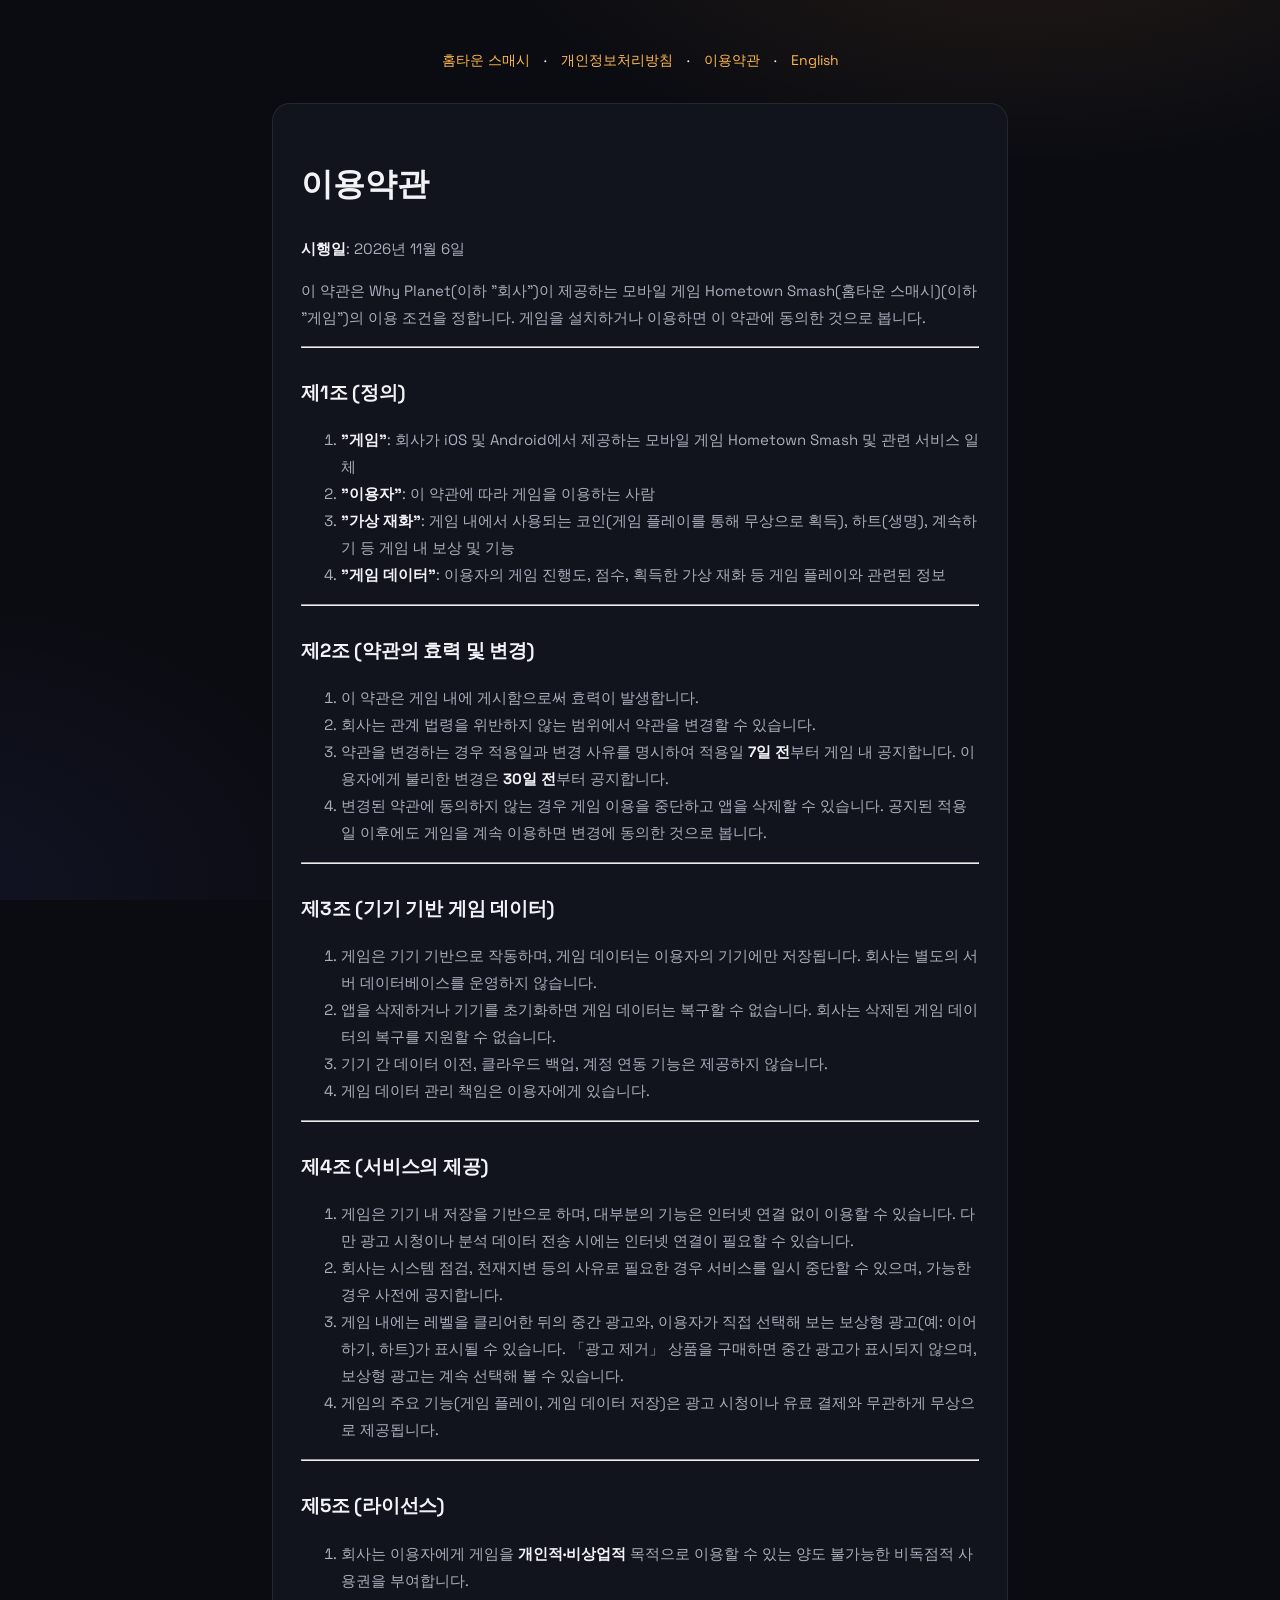
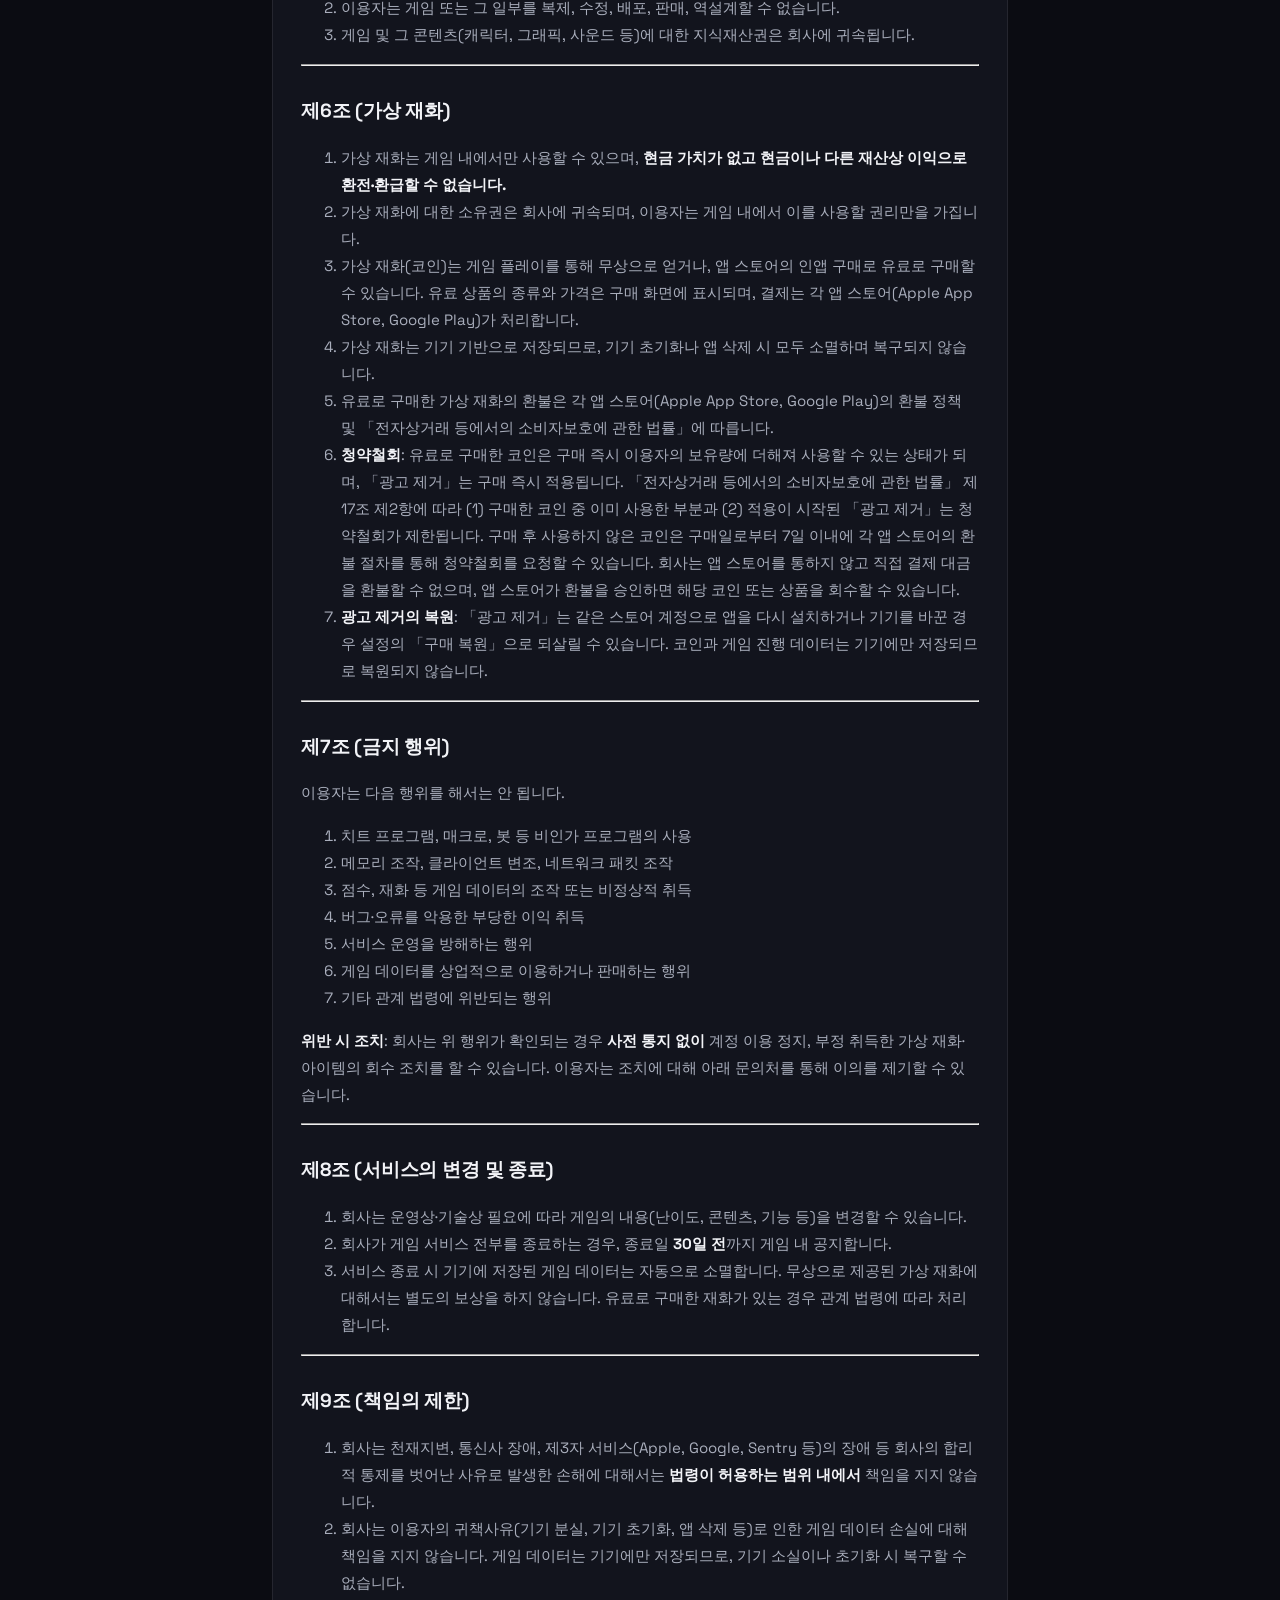
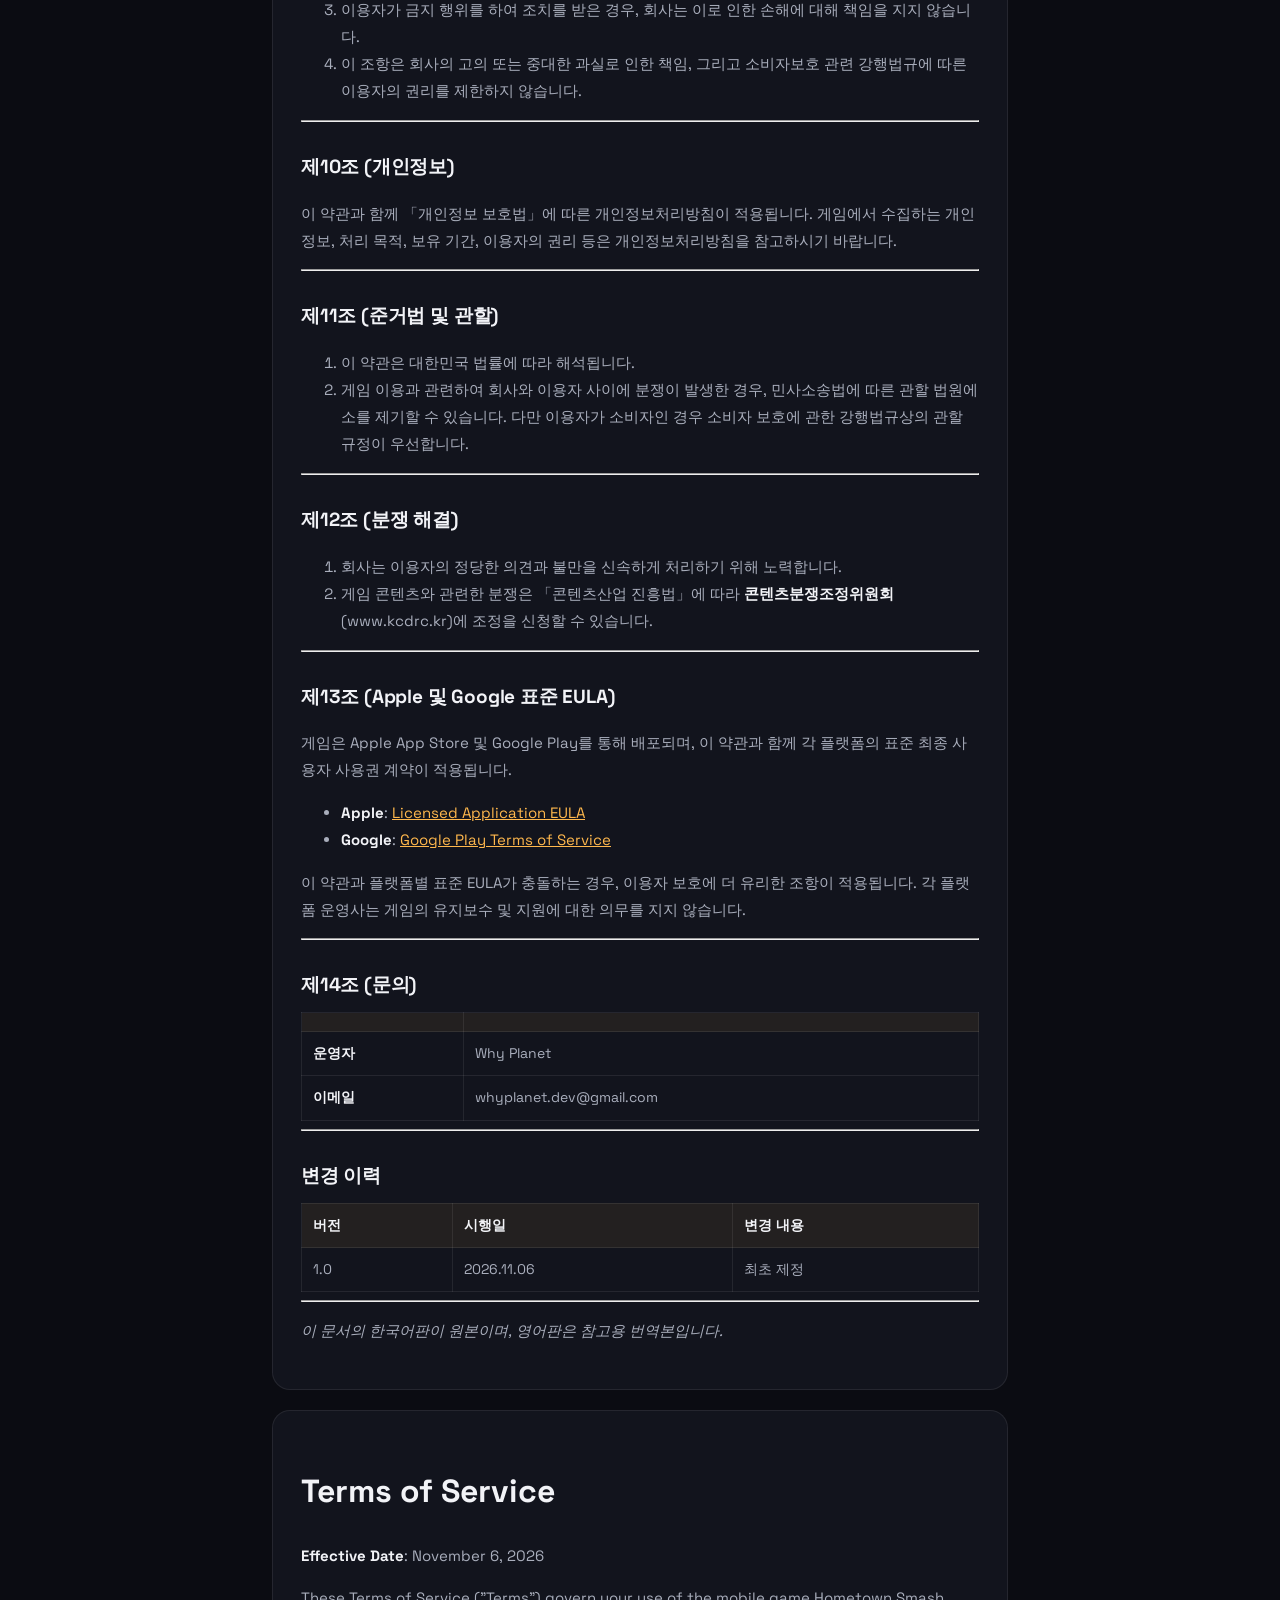
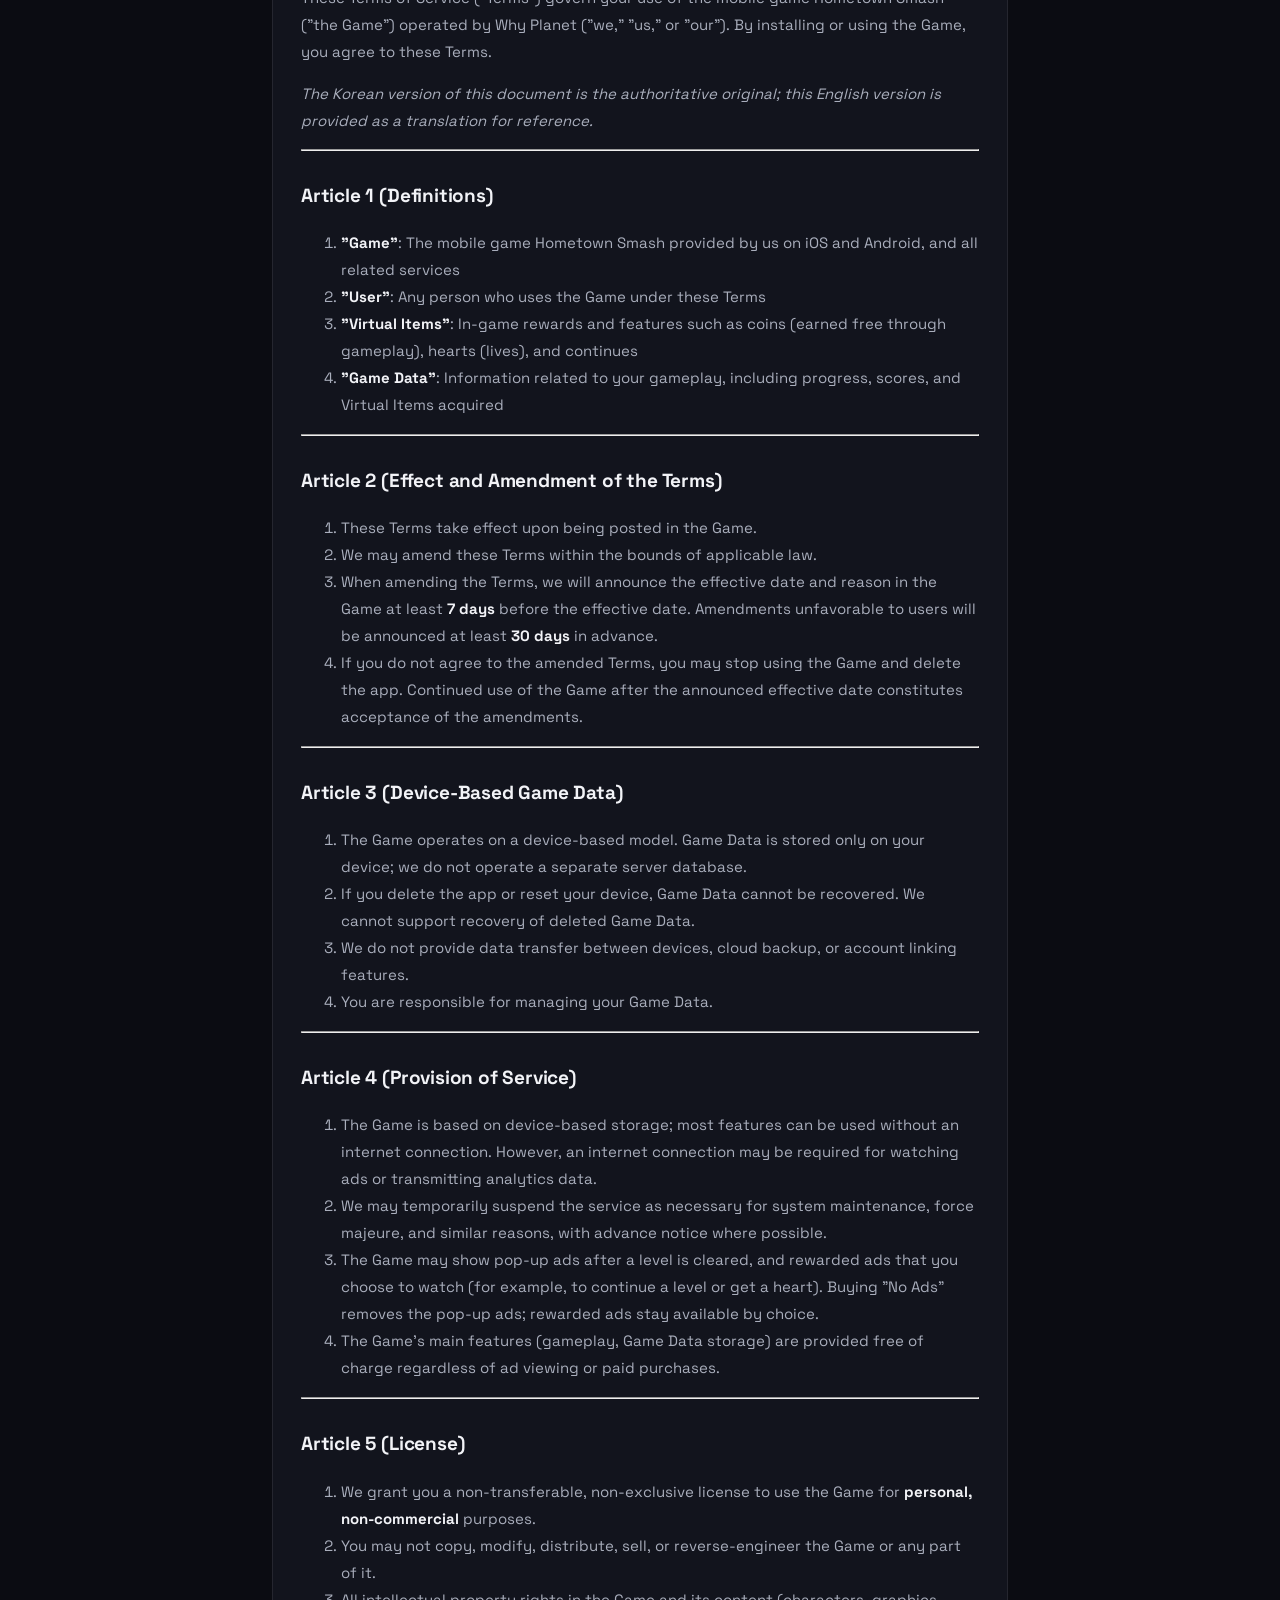
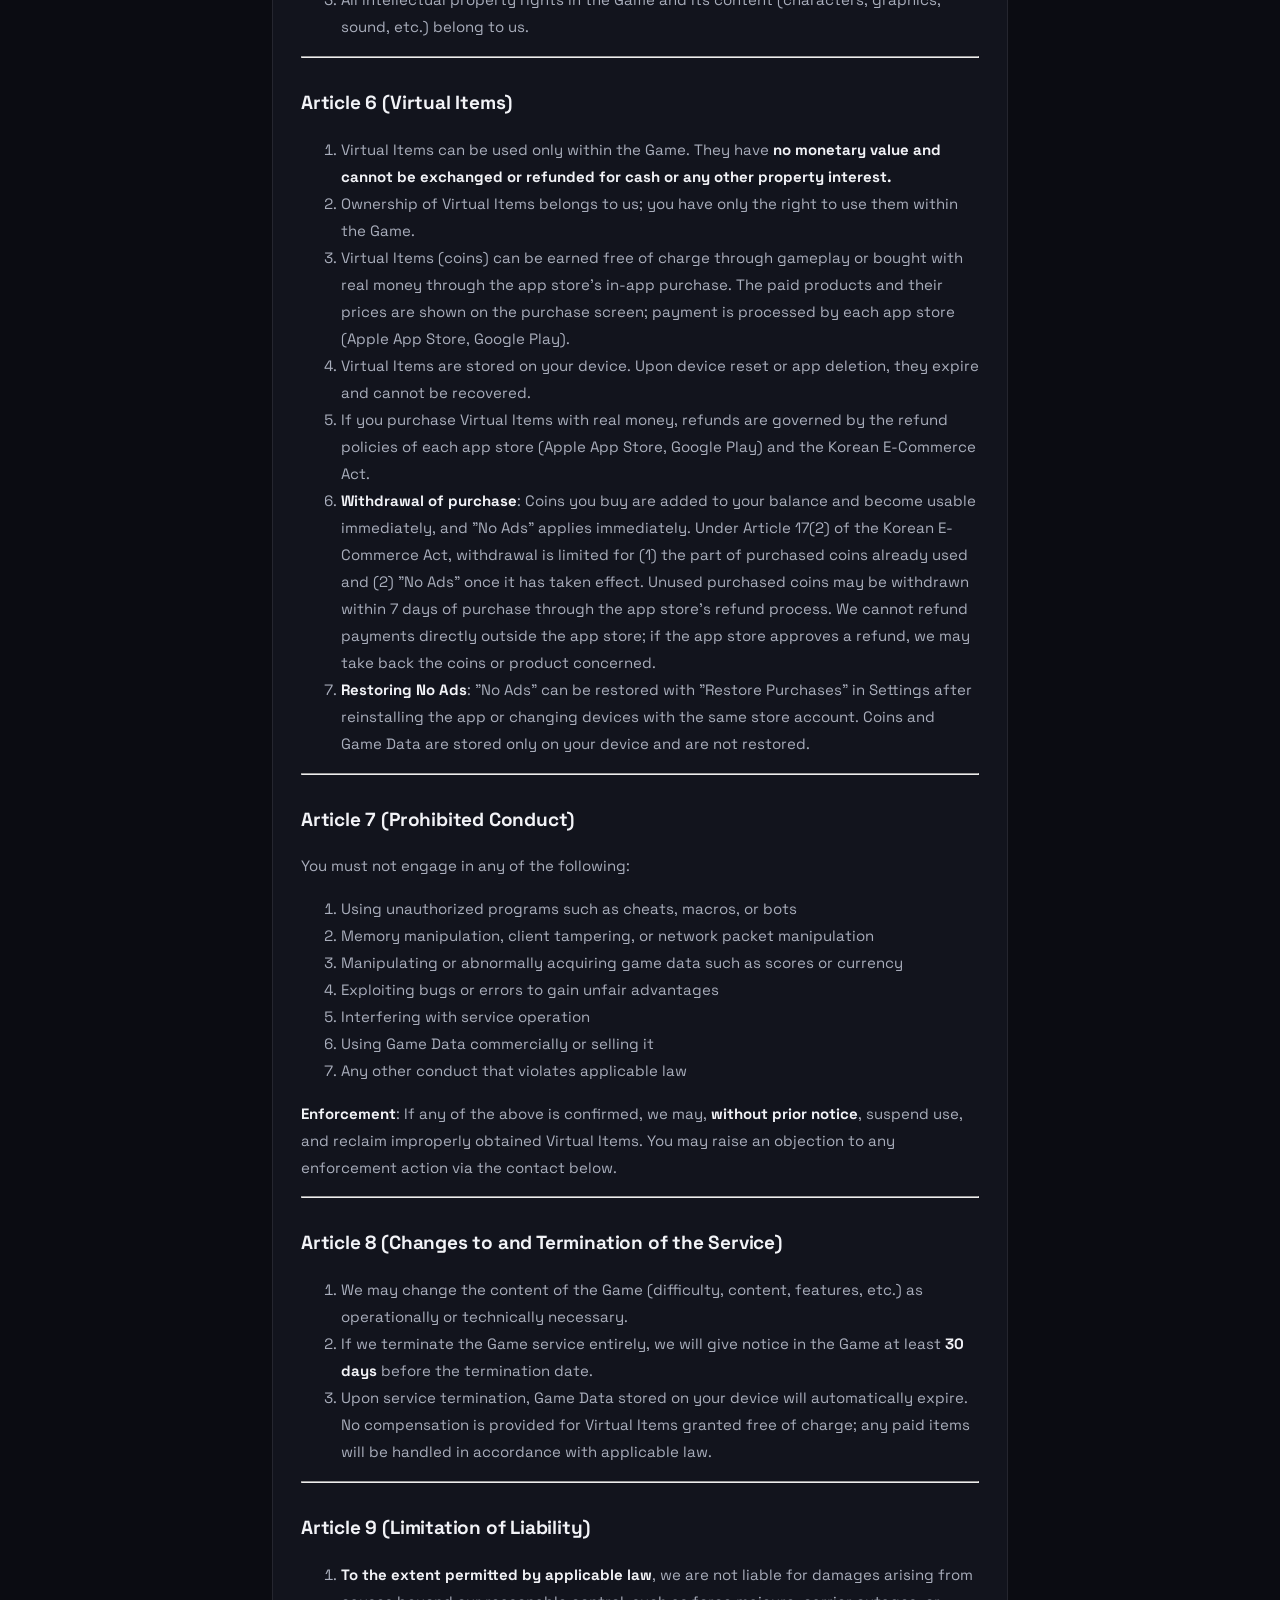
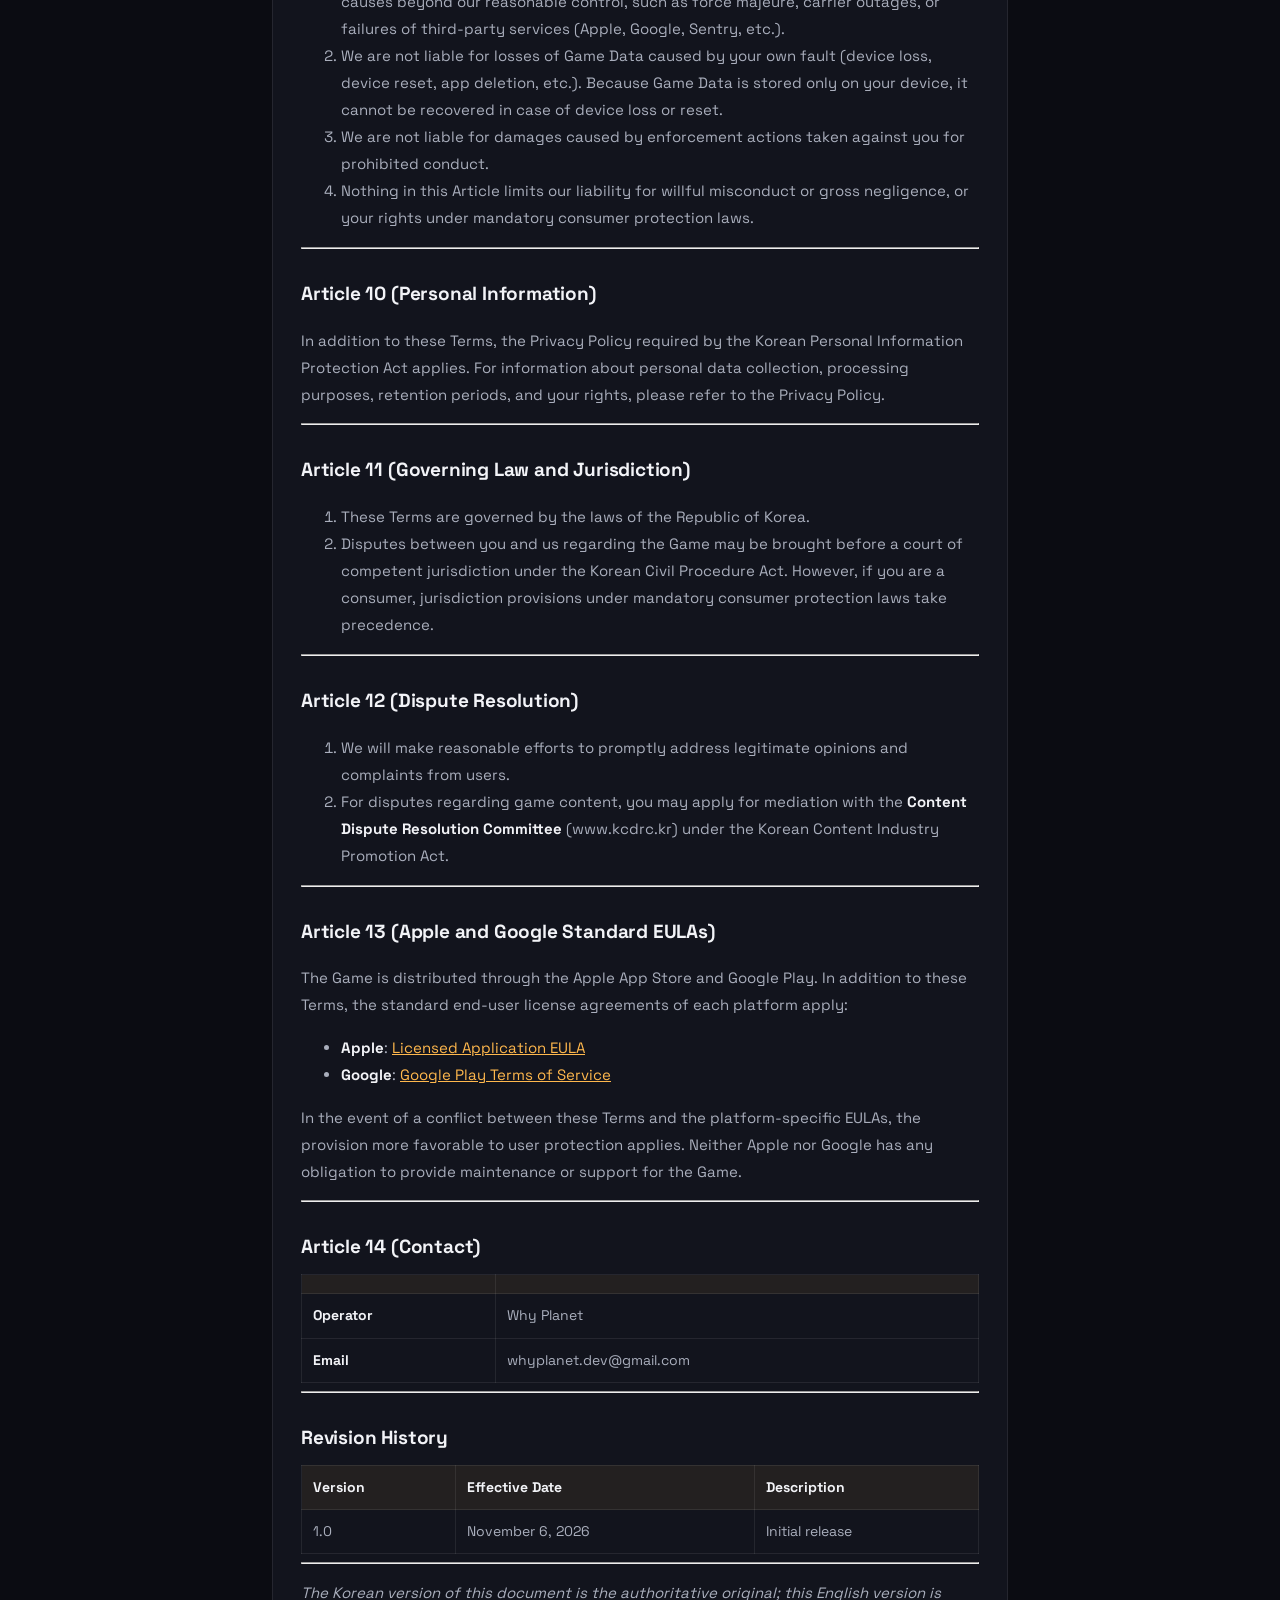
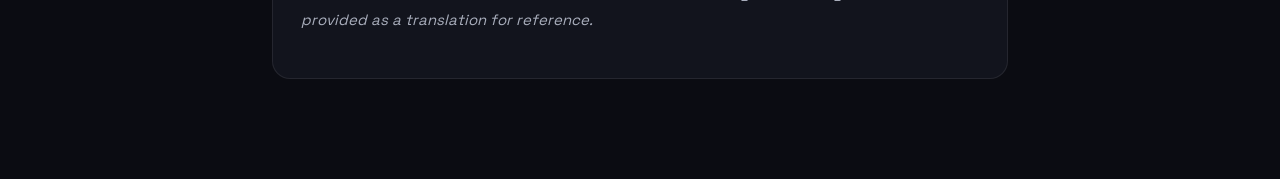
<file: hometown-legal/terms.html>
<!DOCTYPE html>
<html lang="ko">
<head>
<meta charset="UTF-8">
<meta name="viewport" content="width=device-width, initial-scale=1.0">
<title>Hometown Smash — 이용약관 / Terms of Service</title>
<link rel="canonical" href="https://whyplanet.net/hometown-legal/terms.html">
<link rel="stylesheet" href="style.css">
</head>
<body>
<div class="wrap">
<div class="nav"><a href="index.html">홈타운 스매시</a> · <a href="privacy.html">개인정보처리방침</a> · <a href="terms.html">이용약관</a> · <a href="#en">English</a></div>
<div class="card">
<h1>이용약관</h1>
<p><strong>시행일</strong>: 2026년 11월 6일</p>
<p>이 약관은 Why Planet(이하 "회사")이 제공하는 모바일 게임 Hometown Smash(홈타운 스매시)(이하 "게임")의 이용 조건을 정합니다. 게임을 설치하거나 이용하면 이 약관에 동의한 것으로 봅니다.</p>
<hr>
<h2>제1조 (정의)</h2>
<ol><li><strong>"게임"</strong>: 회사가 iOS 및 Android에서 제공하는 모바일 게임 Hometown Smash 및 관련 서비스 일체</li><li><strong>"이용자"</strong>: 이 약관에 따라 게임을 이용하는 사람</li><li><strong>"가상 재화"</strong>: 게임 내에서 사용되는 코인(게임 플레이를 통해 무상으로 획득), 하트(생명), 계속하기 등 게임 내 보상 및 기능</li><li><strong>"게임 데이터"</strong>: 이용자의 게임 진행도, 점수, 획득한 가상 재화 등 게임 플레이와 관련된 정보</li></ol>
<hr>
<h2>제2조 (약관의 효력 및 변경)</h2>
<ol><li>이 약관은 게임 내에 게시함으로써 효력이 발생합니다.</li><li>회사는 관계 법령을 위반하지 않는 범위에서 약관을 변경할 수 있습니다.</li><li>약관을 변경하는 경우 적용일과 변경 사유를 명시하여 적용일 <strong>7일 전</strong>부터 게임 내 공지합니다. 이용자에게 불리한 변경은 <strong>30일 전</strong>부터 공지합니다.</li><li>변경된 약관에 동의하지 않는 경우 게임 이용을 중단하고 앱을 삭제할 수 있습니다. 공지된 적용일 이후에도 게임을 계속 이용하면 변경에 동의한 것으로 봅니다.</li></ol>
<hr>
<h2>제3조 (기기 기반 게임 데이터)</h2>
<ol><li>게임은 기기 기반으로 작동하며, 게임 데이터는 이용자의 기기에만 저장됩니다. 회사는 별도의 서버 데이터베이스를 운영하지 않습니다.</li><li>앱을 삭제하거나 기기를 초기화하면 게임 데이터는 복구할 수 없습니다. 회사는 삭제된 게임 데이터의 복구를 지원할 수 없습니다.</li><li>기기 간 데이터 이전, 클라우드 백업, 계정 연동 기능은 제공하지 않습니다.</li><li>게임 데이터 관리 책임은 이용자에게 있습니다.</li></ol>
<hr>
<h2>제4조 (서비스의 제공)</h2>
<ol><li>게임은 기기 내 저장을 기반으로 하며, 대부분의 기능은 인터넷 연결 없이 이용할 수 있습니다. 다만 광고 시청이나 분석 데이터 전송 시에는 인터넷 연결이 필요할 수 있습니다.</li><li>회사는 시스템 점검, 천재지변 등의 사유로 필요한 경우 서비스를 일시 중단할 수 있으며, 가능한 경우 사전에 공지합니다.</li><li>게임 내에는 레벨을 클리어한 뒤의 중간 광고와, 이용자가 직접 선택해 보는 보상형 광고(예: 이어하기, 하트)가 표시될 수 있습니다. 「광고 제거」 상품을 구매하면 중간 광고가 표시되지 않으며, 보상형 광고는 계속 선택해 볼 수 있습니다.</li><li>게임의 주요 기능(게임 플레이, 게임 데이터 저장)은 광고 시청이나 유료 결제와 무관하게 무상으로 제공됩니다.</li></ol>
<hr>
<h2>제5조 (라이선스)</h2>
<ol><li>회사는 이용자에게 게임을 <strong>개인적·비상업적</strong> 목적으로 이용할 수 있는 양도 불가능한 비독점적 사용권을 부여합니다.</li><li>이용자는 게임 또는 그 일부를 복제, 수정, 배포, 판매, 역설계할 수 없습니다.</li><li>게임 및 그 콘텐츠(캐릭터, 그래픽, 사운드 등)에 대한 지식재산권은 회사에 귀속됩니다.</li></ol>
<hr>
<h2>제6조 (가상 재화)</h2>
<ol><li>가상 재화는 게임 내에서만 사용할 수 있으며, <strong>현금 가치가 없고 현금이나 다른 재산상 이익으로 환전·환급할 수 없습니다.</strong></li><li>가상 재화에 대한 소유권은 회사에 귀속되며, 이용자는 게임 내에서 이를 사용할 권리만을 가집니다.</li><li>가상 재화(코인)는 게임 플레이를 통해 무상으로 얻거나, 앱 스토어의 인앱 구매로 유료로 구매할 수 있습니다. 유료 상품의 종류와 가격은 구매 화면에 표시되며, 결제는 각 앱 스토어(Apple App Store, Google Play)가 처리합니다.</li><li>가상 재화는 기기 기반으로 저장되므로, 기기 초기화나 앱 삭제 시 모두 소멸하며 복구되지 않습니다.</li><li>유료로 구매한 가상 재화의 환불은 각 앱 스토어(Apple App Store, Google Play)의 환불 정책 및 「전자상거래 등에서의 소비자보호에 관한 법률」에 따릅니다.</li><li><strong>청약철회</strong>: 유료로 구매한 코인은 구매 즉시 이용자의 보유량에 더해져 사용할 수 있는 상태가 되며, 「광고 제거」는 구매 즉시 적용됩니다. 「전자상거래 등에서의 소비자보호에 관한 법률」 제17조 제2항에 따라 (1) 구매한 코인 중 이미 사용한 부분과 (2) 적용이 시작된 「광고 제거」는 청약철회가 제한됩니다. 구매 후 사용하지 않은 코인은 구매일로부터 7일 이내에 각 앱 스토어의 환불 절차를 통해 청약철회를 요청할 수 있습니다. 회사는 앱 스토어를 통하지 않고 직접 결제 대금을 환불할 수 없으며, 앱 스토어가 환불을 승인하면 해당 코인 또는 상품을 회수할 수 있습니다.</li><li><strong>광고 제거의 복원</strong>: 「광고 제거」는 같은 스토어 계정으로 앱을 다시 설치하거나 기기를 바꾼 경우 설정의 「구매 복원」으로 되살릴 수 있습니다. 코인과 게임 진행 데이터는 기기에만 저장되므로 복원되지 않습니다.</li></ol>
<hr>
<h2>제7조 (금지 행위)</h2>
<p>이용자는 다음 행위를 해서는 안 됩니다.</p>
<ol><li>치트 프로그램, 매크로, 봇 등 비인가 프로그램의 사용</li><li>메모리 조작, 클라이언트 변조, 네트워크 패킷 조작</li><li>점수, 재화 등 게임 데이터의 조작 또는 비정상적 취득</li><li>버그·오류를 악용한 부당한 이익 취득</li><li>서비스 운영을 방해하는 행위</li><li>게임 데이터를 상업적으로 이용하거나 판매하는 행위</li><li>기타 관계 법령에 위반되는 행위</li></ol>
<p><strong>위반 시 조치</strong>: 회사는 위 행위가 확인되는 경우 <strong>사전 통지 없이</strong> 계정 이용 정지, 부정 취득한 가상 재화·아이템의 회수 조치를 할 수 있습니다. 이용자는 조치에 대해 아래 문의처를 통해 이의를 제기할 수 있습니다.</p>
<hr>
<h2>제8조 (서비스의 변경 및 종료)</h2>
<ol><li>회사는 운영상·기술상 필요에 따라 게임의 내용(난이도, 콘텐츠, 기능 등)을 변경할 수 있습니다.</li><li>회사가 게임 서비스 전부를 종료하는 경우, 종료일 <strong>30일 전</strong>까지 게임 내 공지합니다.</li><li>서비스 종료 시 기기에 저장된 게임 데이터는 자동으로 소멸합니다. 무상으로 제공된 가상 재화에 대해서는 별도의 보상을 하지 않습니다. 유료로 구매한 재화가 있는 경우 관계 법령에 따라 처리합니다.</li></ol>
<hr>
<h2>제9조 (책임의 제한)</h2>
<ol><li>회사는 천재지변, 통신사 장애, 제3자 서비스(Apple, Google, Sentry 등)의 장애 등 회사의 합리적 통제를 벗어난 사유로 발생한 손해에 대해서는 <strong>법령이 허용하는 범위 내에서</strong> 책임을 지지 않습니다.</li><li>회사는 이용자의 귀책사유(기기 분실, 기기 초기화, 앱 삭제 등)로 인한 게임 데이터 손실에 대해 책임을 지지 않습니다. 게임 데이터는 기기에만 저장되므로, 기기 소실이나 초기화 시 복구할 수 없습니다.</li><li>이용자가 금지 행위를 하여 조치를 받은 경우, 회사는 이로 인한 손해에 대해 책임을 지지 않습니다.</li><li>이 조항은 회사의 고의 또는 중대한 과실로 인한 책임, 그리고 소비자보호 관련 강행법규에 따른 이용자의 권리를 제한하지 않습니다.</li></ol>
<hr>
<h2>제10조 (개인정보)</h2>
<p>이 약관과 함께 「개인정보 보호법」에 따른 개인정보처리방침이 적용됩니다. 게임에서 수집하는 개인정보, 처리 목적, 보유 기간, 이용자의 권리 등은 개인정보처리방침을 참고하시기 바랍니다.</p>
<hr>
<h2>제11조 (준거법 및 관할)</h2>
<ol><li>이 약관은 대한민국 법률에 따라 해석됩니다.</li><li>게임 이용과 관련하여 회사와 이용자 사이에 분쟁이 발생한 경우, 민사소송법에 따른 관할 법원에 소를 제기할 수 있습니다. 다만 이용자가 소비자인 경우 소비자 보호에 관한 강행법규상의 관할 규정이 우선합니다.</li></ol>
<hr>
<h2>제12조 (분쟁 해결)</h2>
<ol><li>회사는 이용자의 정당한 의견과 불만을 신속하게 처리하기 위해 노력합니다.</li><li>게임 콘텐츠와 관련한 분쟁은 「콘텐츠산업 진흥법」에 따라 <strong>콘텐츠분쟁조정위원회</strong>(www.kcdrc.kr)에 조정을 신청할 수 있습니다.</li></ol>
<hr>
<h2>제13조 (Apple 및 Google 표준 EULA)</h2>
<p>게임은 Apple App Store 및 Google Play를 통해 배포되며, 이 약관과 함께 각 플랫폼의 표준 최종 사용자 사용권 계약이 적용됩니다.</p>
<ul><li><strong>Apple</strong>: <a href="https://www.apple.com/legal/internet-services/itunes/dev/stdeula/">Licensed Application EULA</a></li><li><strong>Google</strong>: <a href="https://play.google.com/intl/ko/about/play-terms/">Google Play Terms of Service</a></li></ul>
<p>이 약관과 플랫폼별 표준 EULA가 충돌하는 경우, 이용자 보호에 더 유리한 조항이 적용됩니다. 각 플랫폼 운영사는 게임의 유지보수 및 지원에 대한 의무를 지지 않습니다.</p>
<hr>
<h2>제14조 (문의)</h2>
<table><tr><th></th><th></th></tr><tr><td><strong>운영자</strong></td><td>Why Planet</td></tr><tr><td><strong>이메일</strong></td><td>whyplanet.dev@gmail.com</td></tr></table>
<hr>
<h2>변경 이력</h2>
<table><tr><th>버전</th><th>시행일</th><th>변경 내용</th></tr><tr><td>1.0</td><td>2026.11.06</td><td>최초 제정</td></tr></table>
<hr>
<p><em>이 문서의 한국어판이 원본이며, 영어판은 참고용 번역본입니다.</em></p>
</div>
<div class="card" id="en" lang="en">
<h1>Terms of Service</h1>
<p><strong>Effective Date</strong>: November 6, 2026</p>
<p>These Terms of Service ("Terms") govern your use of the mobile game Hometown Smash ("the Game") operated by Why Planet ("we," "us," or "our"). By installing or using the Game, you agree to these Terms.</p>
<p><em>The Korean version of this document is the authoritative original; this English version is provided as a translation for reference.</em></p>
<hr>
<h2>Article 1 (Definitions)</h2>
<ol><li><strong>"Game"</strong>: The mobile game Hometown Smash provided by us on iOS and Android, and all related services</li><li><strong>"User"</strong>: Any person who uses the Game under these Terms</li><li><strong>"Virtual Items"</strong>: In-game rewards and features such as coins (earned free through gameplay), hearts (lives), and continues</li><li><strong>"Game Data"</strong>: Information related to your gameplay, including progress, scores, and Virtual Items acquired</li></ol>
<hr>
<h2>Article 2 (Effect and Amendment of the Terms)</h2>
<ol><li>These Terms take effect upon being posted in the Game.</li><li>We may amend these Terms within the bounds of applicable law.</li><li>When amending the Terms, we will announce the effective date and reason in the Game at least <strong>7 days</strong> before the effective date. Amendments unfavorable to users will be announced at least <strong>30 days</strong> in advance.</li><li>If you do not agree to the amended Terms, you may stop using the Game and delete the app. Continued use of the Game after the announced effective date constitutes acceptance of the amendments.</li></ol>
<hr>
<h2>Article 3 (Device-Based Game Data)</h2>
<ol><li>The Game operates on a device-based model. Game Data is stored only on your device; we do not operate a separate server database.</li><li>If you delete the app or reset your device, Game Data cannot be recovered. We cannot support recovery of deleted Game Data.</li><li>We do not provide data transfer between devices, cloud backup, or account linking features.</li><li>You are responsible for managing your Game Data.</li></ol>
<hr>
<h2>Article 4 (Provision of Service)</h2>
<ol><li>The Game is based on device-based storage; most features can be used without an internet connection. However, an internet connection may be required for watching ads or transmitting analytics data.</li><li>We may temporarily suspend the service as necessary for system maintenance, force majeure, and similar reasons, with advance notice where possible.</li><li>The Game may show pop-up ads after a level is cleared, and rewarded ads that you choose to watch (for example, to continue a level or get a heart). Buying "No Ads" removes the pop-up ads; rewarded ads stay available by choice.</li><li>The Game's main features (gameplay, Game Data storage) are provided free of charge regardless of ad viewing or paid purchases.</li></ol>
<hr>
<h2>Article 5 (License)</h2>
<ol><li>We grant you a non-transferable, non-exclusive license to use the Game for <strong>personal, non-commercial</strong> purposes.</li><li>You may not copy, modify, distribute, sell, or reverse-engineer the Game or any part of it.</li><li>All intellectual property rights in the Game and its content (characters, graphics, sound, etc.) belong to us.</li></ol>
<hr>
<h2>Article 6 (Virtual Items)</h2>
<ol><li>Virtual Items can be used only within the Game. They have <strong>no monetary value and cannot be exchanged or refunded for cash or any other property interest.</strong></li><li>Ownership of Virtual Items belongs to us; you have only the right to use them within the Game.</li><li>Virtual Items (coins) can be earned free of charge through gameplay or bought with real money through the app store's in-app purchase. The paid products and their prices are shown on the purchase screen; payment is processed by each app store (Apple App Store, Google Play).</li><li>Virtual Items are stored on your device. Upon device reset or app deletion, they expire and cannot be recovered.</li><li>If you purchase Virtual Items with real money, refunds are governed by the refund policies of each app store (Apple App Store, Google Play) and the Korean E-Commerce Act.</li><li><strong>Withdrawal of purchase</strong>: Coins you buy are added to your balance and become usable immediately, and "No Ads" applies immediately. Under Article 17(2) of the Korean E-Commerce Act, withdrawal is limited for (1) the part of purchased coins already used and (2) "No Ads" once it has taken effect. Unused purchased coins may be withdrawn within 7 days of purchase through the app store's refund process. We cannot refund payments directly outside the app store; if the app store approves a refund, we may take back the coins or product concerned.</li><li><strong>Restoring No Ads</strong>: "No Ads" can be restored with "Restore Purchases" in Settings after reinstalling the app or changing devices with the same store account. Coins and Game Data are stored only on your device and are not restored.</li></ol>
<hr>
<h2>Article 7 (Prohibited Conduct)</h2>
<p>You must not engage in any of the following:</p>
<ol><li>Using unauthorized programs such as cheats, macros, or bots</li><li>Memory manipulation, client tampering, or network packet manipulation</li><li>Manipulating or abnormally acquiring game data such as scores or currency</li><li>Exploiting bugs or errors to gain unfair advantages</li><li>Interfering with service operation</li><li>Using Game Data commercially or selling it</li><li>Any other conduct that violates applicable law</li></ol>
<p><strong>Enforcement</strong>: If any of the above is confirmed, we may, <strong>without prior notice</strong>, suspend use, and reclaim improperly obtained Virtual Items. You may raise an objection to any enforcement action via the contact below.</p>
<hr>
<h2>Article 8 (Changes to and Termination of the Service)</h2>
<ol><li>We may change the content of the Game (difficulty, content, features, etc.) as operationally or technically necessary.</li><li>If we terminate the Game service entirely, we will give notice in the Game at least <strong>30 days</strong> before the termination date.</li><li>Upon service termination, Game Data stored on your device will automatically expire. No compensation is provided for Virtual Items granted free of charge; any paid items will be handled in accordance with applicable law.</li></ol>
<hr>
<h2>Article 9 (Limitation of Liability)</h2>
<ol><li><strong>To the extent permitted by applicable law</strong>, we are not liable for damages arising from causes beyond our reasonable control, such as force majeure, carrier outages, or failures of third-party services (Apple, Google, Sentry, etc.).</li><li>We are not liable for losses of Game Data caused by your own fault (device loss, device reset, app deletion, etc.). Because Game Data is stored only on your device, it cannot be recovered in case of device loss or reset.</li><li>We are not liable for damages caused by enforcement actions taken against you for prohibited conduct.</li><li>Nothing in this Article limits our liability for willful misconduct or gross negligence, or your rights under mandatory consumer protection laws.</li></ol>
<hr>
<h2>Article 10 (Personal Information)</h2>
<p>In addition to these Terms, the Privacy Policy required by the Korean Personal Information Protection Act applies. For information about personal data collection, processing purposes, retention periods, and your rights, please refer to the Privacy Policy.</p>
<hr>
<h2>Article 11 (Governing Law and Jurisdiction)</h2>
<ol><li>These Terms are governed by the laws of the Republic of Korea.</li><li>Disputes between you and us regarding the Game may be brought before a court of competent jurisdiction under the Korean Civil Procedure Act. However, if you are a consumer, jurisdiction provisions under mandatory consumer protection laws take precedence.</li></ol>
<hr>
<h2>Article 12 (Dispute Resolution)</h2>
<ol><li>We will make reasonable efforts to promptly address legitimate opinions and complaints from users.</li><li>For disputes regarding game content, you may apply for mediation with the <strong>Content Dispute Resolution Committee</strong> (www.kcdrc.kr) under the Korean Content Industry Promotion Act.</li></ol>
<hr>
<h2>Article 13 (Apple and Google Standard EULAs)</h2>
<p>The Game is distributed through the Apple App Store and Google Play. In addition to these Terms, the standard end-user license agreements of each platform apply:</p>
<ul><li><strong>Apple</strong>: <a href="https://www.apple.com/legal/internet-services/itunes/dev/stdeula/">Licensed Application EULA</a></li><li><strong>Google</strong>: <a href="https://play.google.com/intl/en/about/play-terms/">Google Play Terms of Service</a></li></ul>
<p>In the event of a conflict between these Terms and the platform-specific EULAs, the provision more favorable to user protection applies. Neither Apple nor Google has any obligation to provide maintenance or support for the Game.</p>
<hr>
<h2>Article 14 (Contact)</h2>
<table><tr><th></th><th></th></tr><tr><td><strong>Operator</strong></td><td>Why Planet</td></tr><tr><td><strong>Email</strong></td><td>whyplanet.dev@gmail.com</td></tr></table>
<hr>
<h2>Revision History</h2>
<table><tr><th>Version</th><th>Effective Date</th><th>Description</th></tr><tr><td>1.0</td><td>November 6, 2026</td><td>Initial release</td></tr></table>
<hr>
<p><em>The Korean version of this document is the authoritative original; this English version is provided as a translation for reference.</em></p>
</div>
</div>
</body>
</html>
</file>
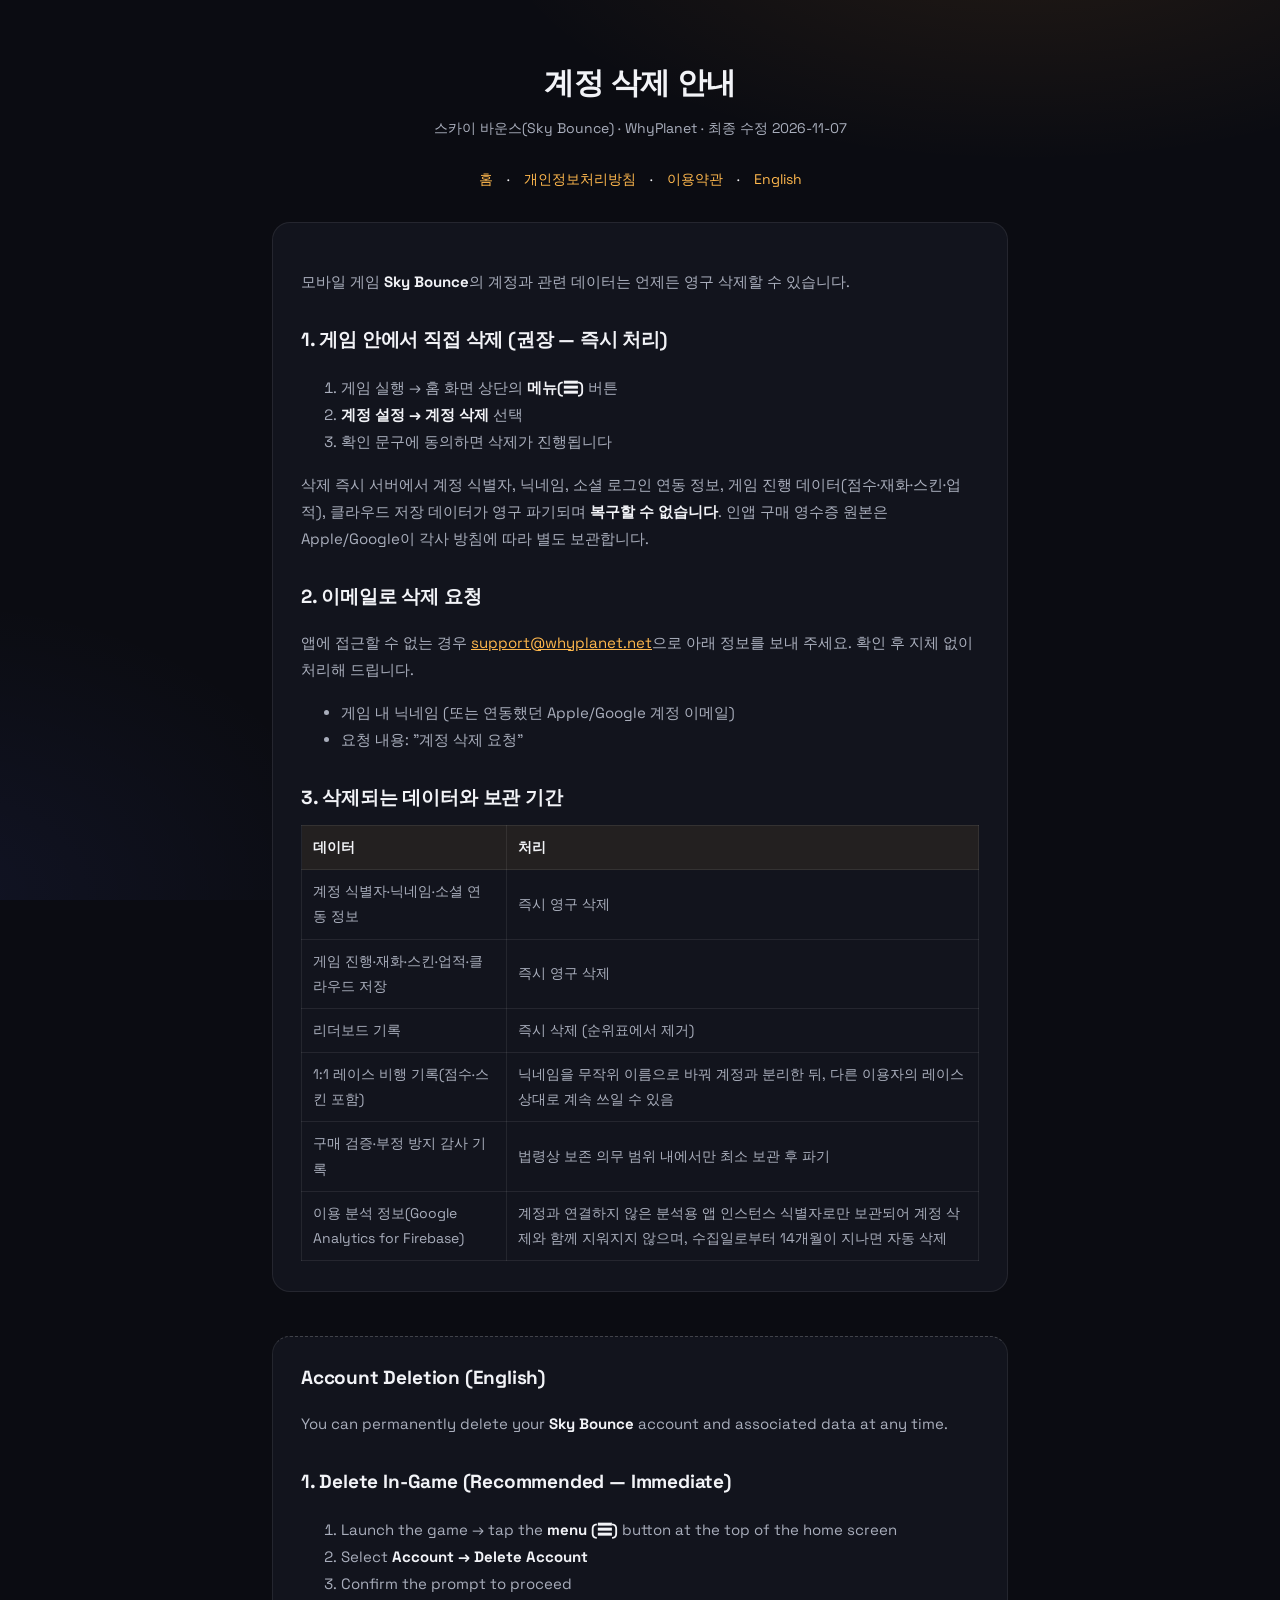
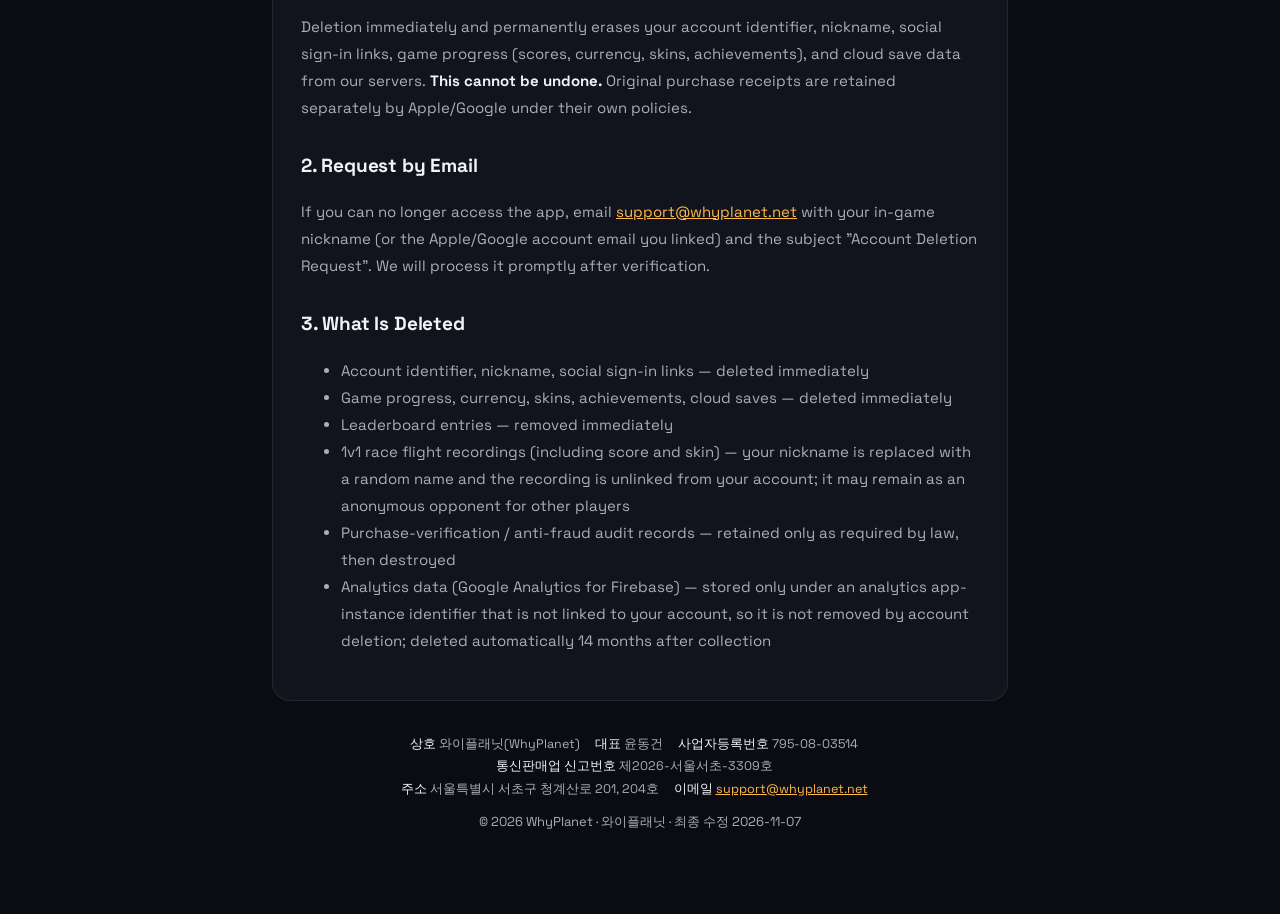
<file: skybounce-legal/account-deletion.html>
<!DOCTYPE html>
<html lang="ko">
<head>
<meta charset="UTF-8">
<meta name="viewport" content="width=device-width, initial-scale=1.0">
<title>Sky Bounce — 계정 삭제 안내 / Account Deletion</title>
<link rel="canonical" href="https://whyplanet.net/skybounce-legal/account-deletion.html">
<link rel="stylesheet" href="style.css">
</head>
<body>
<div class="wrap">
<header>
  <h1>계정 삭제 안내</h1>
  <div class="sub">스카이 바운스(Sky Bounce) · WhyPlanet · 최종 수정 2026-11-07</div>
</header>
<div class="nav"><a href="/">홈</a> · <a href="privacy.html">개인정보처리방침</a> · <a href="terms.html">이용약관</a> · <a href="#en">English</a></div>

<div class="card">
<p>모바일 게임 <strong>Sky Bounce</strong>의 계정과 관련 데이터는 언제든 영구 삭제할 수 있습니다.</p>

<h2>1. 게임 안에서 직접 삭제 (권장 — 즉시 처리)</h2>
<ol>
<li>게임 실행 → 홈 화면 상단의 <strong>메뉴(☰)</strong> 버튼</li>
<li><strong>계정 설정 → 계정 삭제</strong> 선택</li>
<li>확인 문구에 동의하면 삭제가 진행됩니다</li>
</ol>
<p>삭제 즉시 서버에서 계정 식별자, 닉네임, 소셜 로그인 연동 정보, 게임 진행 데이터(점수·재화·스킨·업적), 클라우드 저장 데이터가 영구 파기되며 <strong>복구할 수 없습니다</strong>. 인앱 구매 영수증 원본은 Apple/Google이 각사 방침에 따라 별도 보관합니다.</p>

<h2>2. 이메일로 삭제 요청</h2>
<p>앱에 접근할 수 없는 경우 <a href="mailto:support@whyplanet.net?subject=Sky%20Bounce%20계정%20삭제%20요청">support@whyplanet.net</a>으로 아래 정보를 보내 주세요. 확인 후 지체 없이 처리해 드립니다.</p>
<ul>
<li>게임 내 닉네임 (또는 연동했던 Apple/Google 계정 이메일)</li>
<li>요청 내용: "계정 삭제 요청"</li>
</ul>

<h2>3. 삭제되는 데이터와 보관 기간</h2>
<table>
<tr><th>데이터</th><th>처리</th></tr>
<tr><td>계정 식별자·닉네임·소셜 연동 정보</td><td>즉시 영구 삭제</td></tr>
<tr><td>게임 진행·재화·스킨·업적·클라우드 저장</td><td>즉시 영구 삭제</td></tr>
<tr><td>리더보드 기록</td><td>즉시 삭제 (순위표에서 제거)</td></tr>
<tr><td>1:1 레이스 비행 기록(점수·스킨 포함)</td><td>닉네임을 무작위 이름으로 바꿔 계정과 분리한 뒤, 다른 이용자의 레이스 상대로 계속 쓰일 수 있음</td></tr>
<tr><td>구매 검증·부정 방지 감사 기록</td><td>법령상 보존 의무 범위 내에서만 최소 보관 후 파기</td></tr>
<tr><td>이용 분석 정보(Google Analytics for Firebase)</td><td>계정과 연결하지 않은 분석용 앱 인스턴스 식별자로만 보관되어 계정 삭제와 함께 지워지지 않으며, 수집일로부터 14개월이 지나면 자동 삭제</td></tr>
</table>
</div>

<div class="card lang-divider" id="en">
<h2>Account Deletion (English)</h2>
<p>You can permanently delete your <strong>Sky Bounce</strong> account and associated data at any time.</p>

<h2>1. Delete In-Game (Recommended — Immediate)</h2>
<ol>
<li>Launch the game → tap the <strong>menu (☰)</strong> button at the top of the home screen</li>
<li>Select <strong>Account → Delete Account</strong></li>
<li>Confirm the prompt to proceed</li>
</ol>
<p>Deletion immediately and permanently erases your account identifier, nickname, social sign-in links, game progress (scores, currency, skins, achievements), and cloud save data from our servers. <strong>This cannot be undone.</strong> Original purchase receipts are retained separately by Apple/Google under their own policies.</p>

<h2>2. Request by Email</h2>
<p>If you can no longer access the app, email <a href="mailto:support@whyplanet.net?subject=Sky%20Bounce%20Account%20Deletion%20Request">support@whyplanet.net</a> with your in-game nickname (or the Apple/Google account email you linked) and the subject "Account Deletion Request". We will process it promptly after verification.</p>

<h2>3. What Is Deleted</h2>
<ul>
<li>Account identifier, nickname, social sign-in links — deleted immediately</li>
<li>Game progress, currency, skins, achievements, cloud saves — deleted immediately</li>
<li>Leaderboard entries — removed immediately</li>
<li>1v1 race flight recordings (including score and skin) — your nickname is replaced with a random name and the recording is unlinked from your account; it may remain as an anonymous opponent for other players</li>
<li>Purchase-verification / anti-fraud audit records — retained only as required by law, then destroyed</li>
<li>Analytics data (Google Analytics for Firebase) — stored only under an analytics app-instance identifier that is not linked to your account, so it is not removed by account deletion; deleted automatically 14 months after collection</li>
</ul>
</div>

<footer>
  <div class="biz">
    <span><b>상호</b> 와이플래닛(WhyPlanet)</span>
    <span><b>대표</b> 윤동건</span>
    <span><b>사업자등록번호</b> 795-08-03514</span>
    <span><b>통신판매업 신고번호</b> 제2026-서울서초-3309호</span><br>
    <span><b>주소</b> 서울특별시 서초구 청계산로 201, 204호</span>
    <span><b>이메일</b> <a href="mailto:support@whyplanet.net">support@whyplanet.net</a></span>
  </div>
  © 2026 WhyPlanet · 와이플래닛 · 최종 수정 2026-11-07
</footer>
</div>
</body>
</html>
</file>
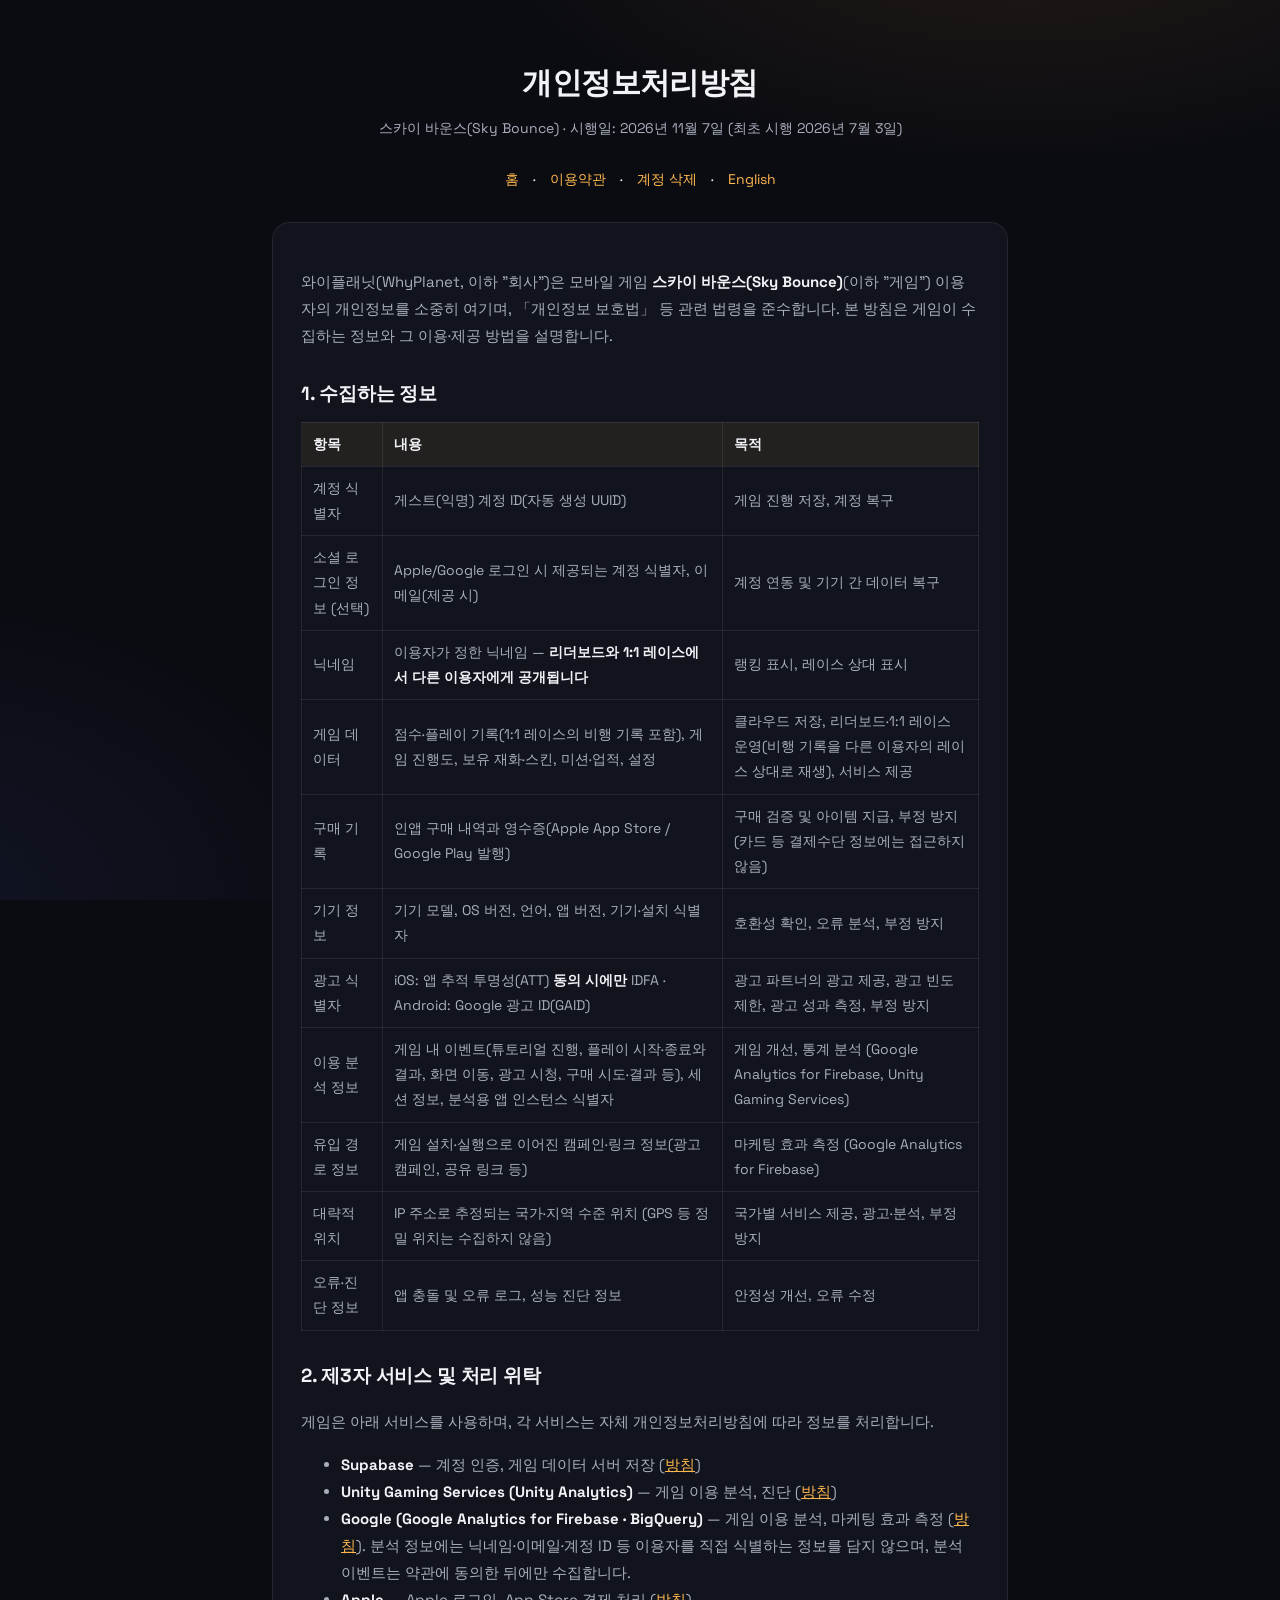
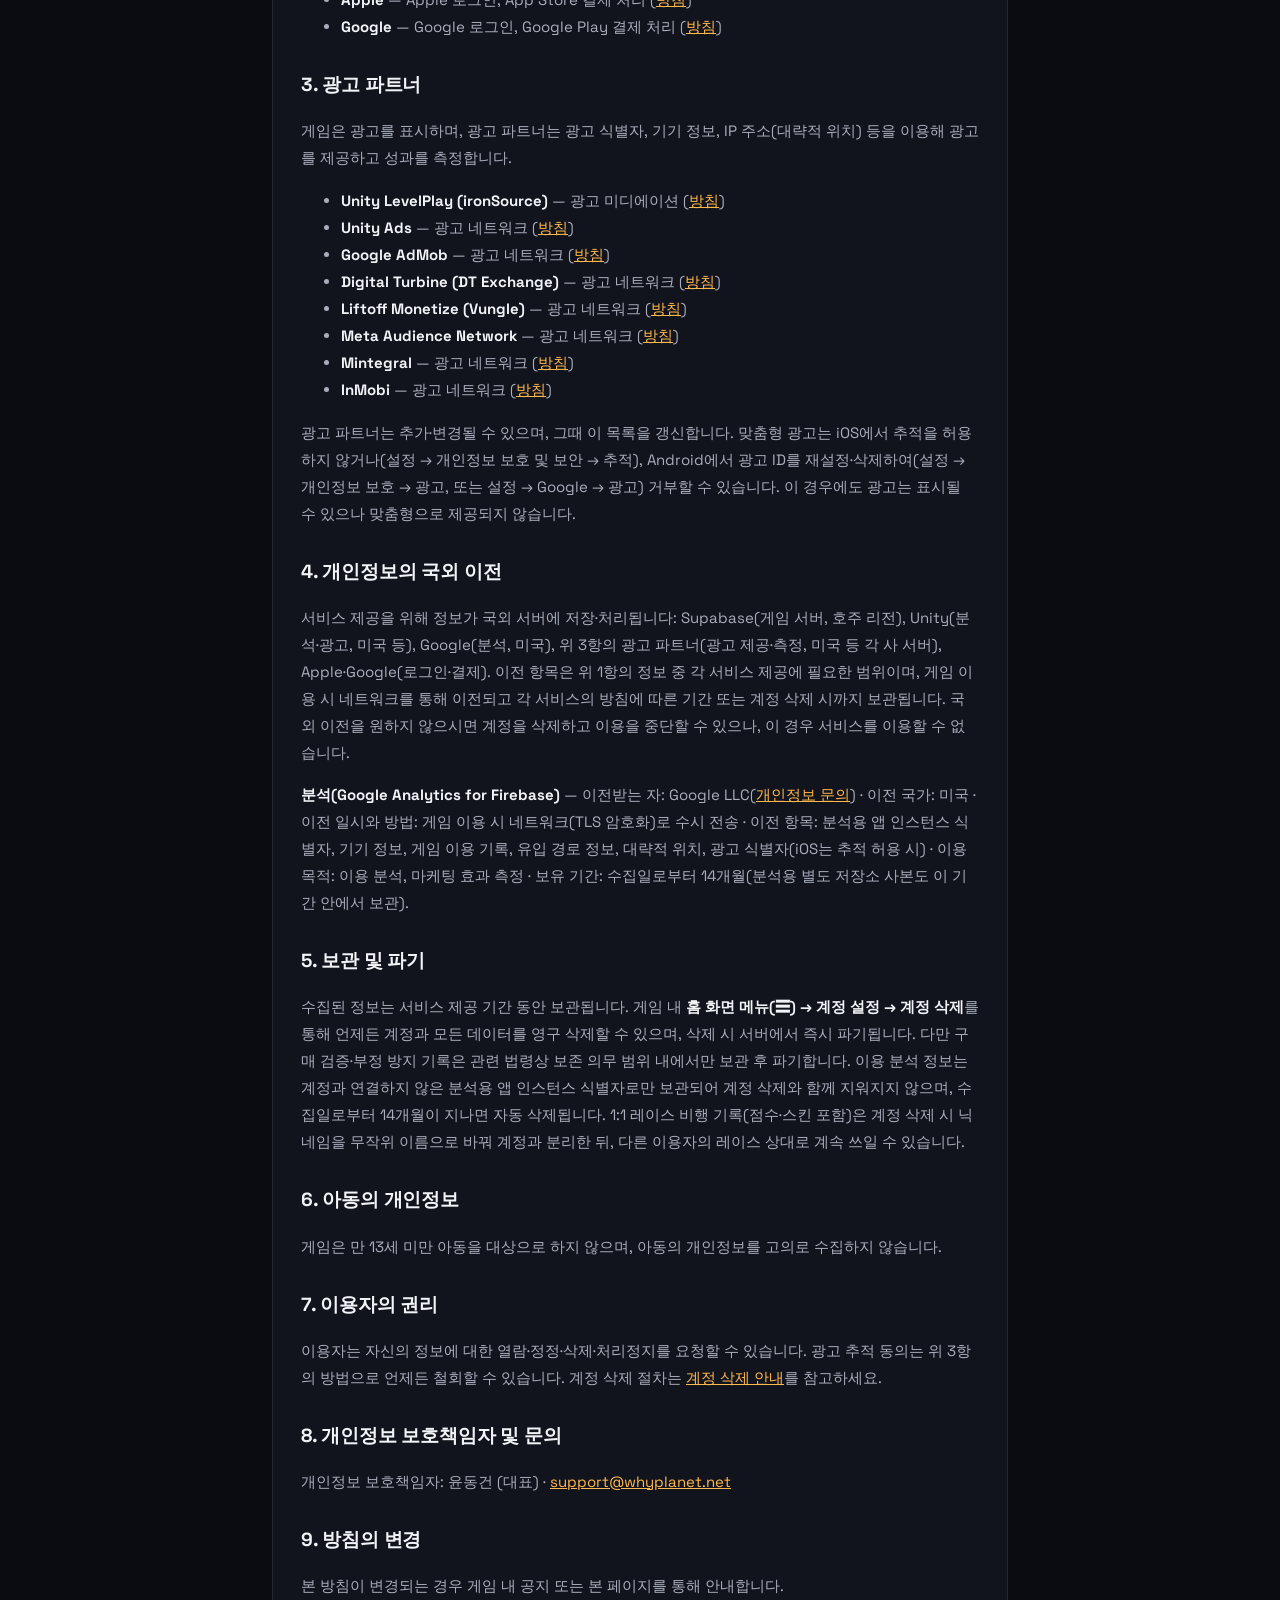
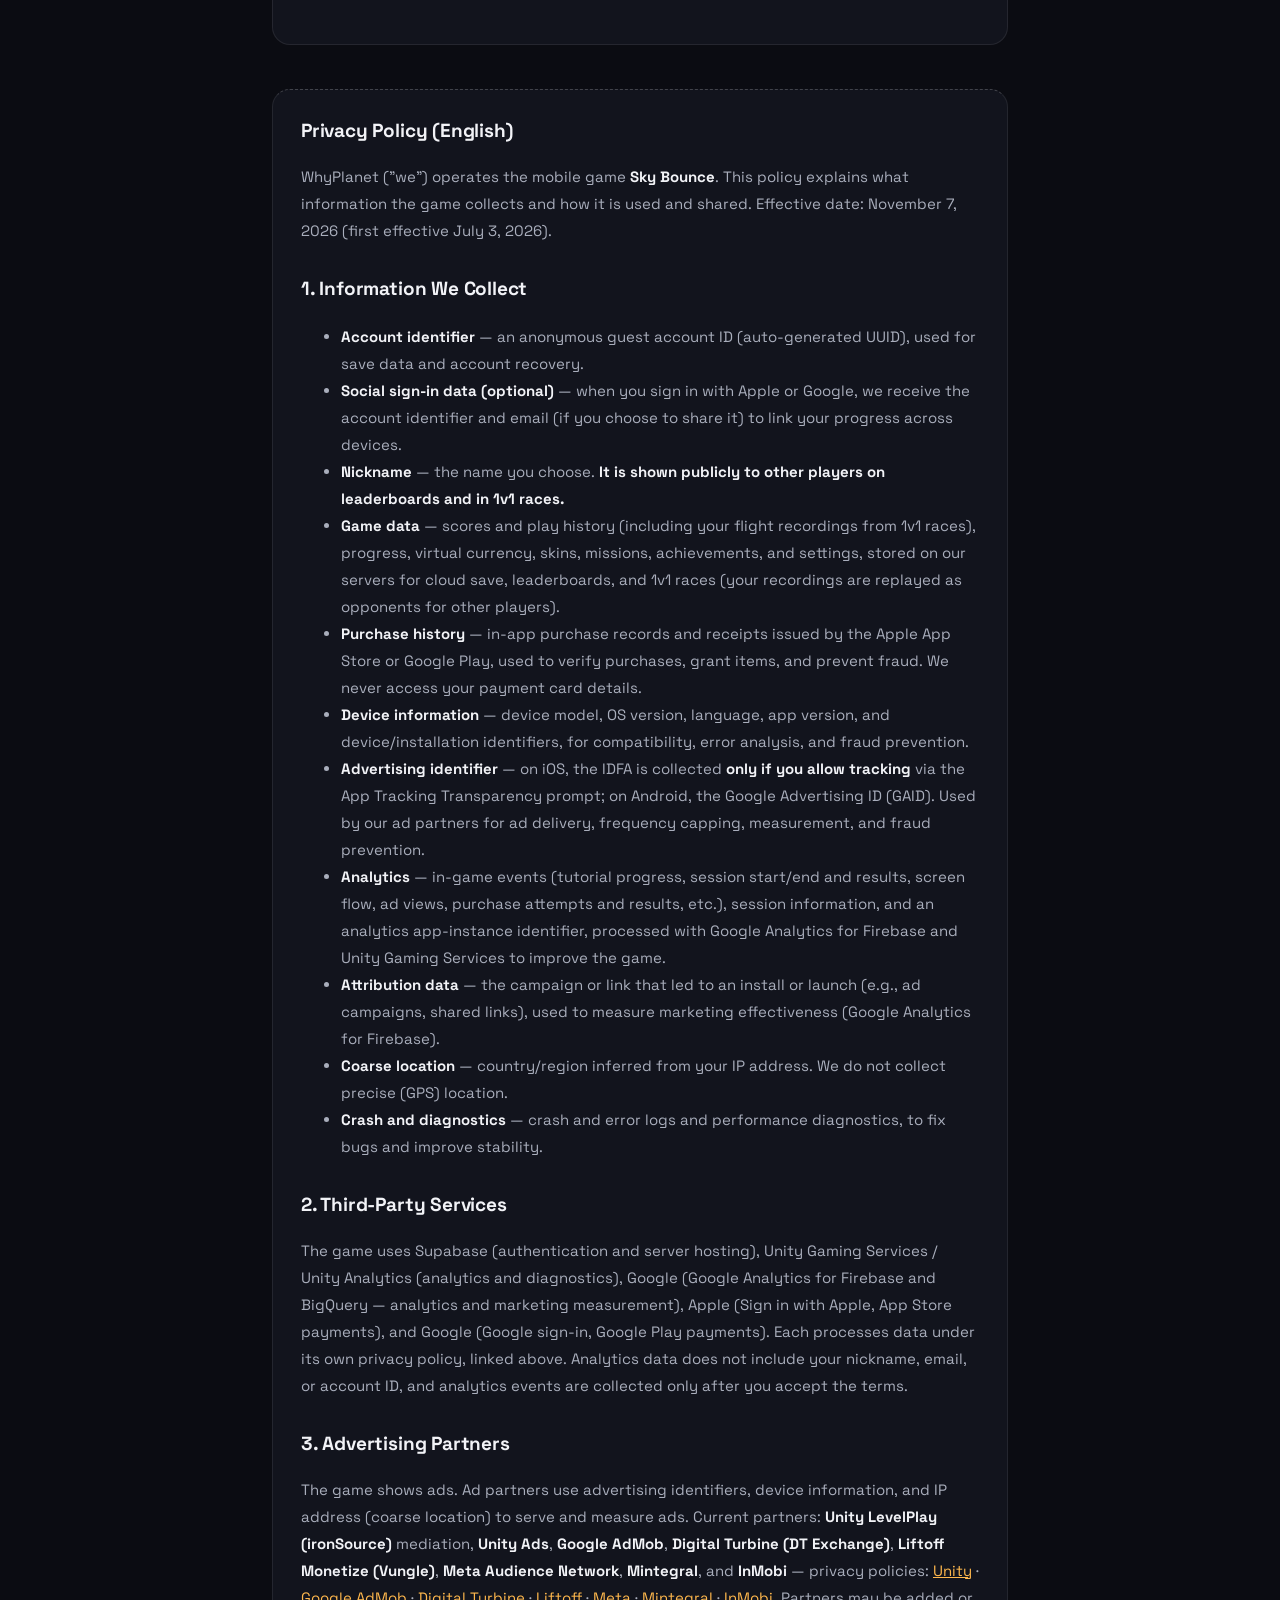
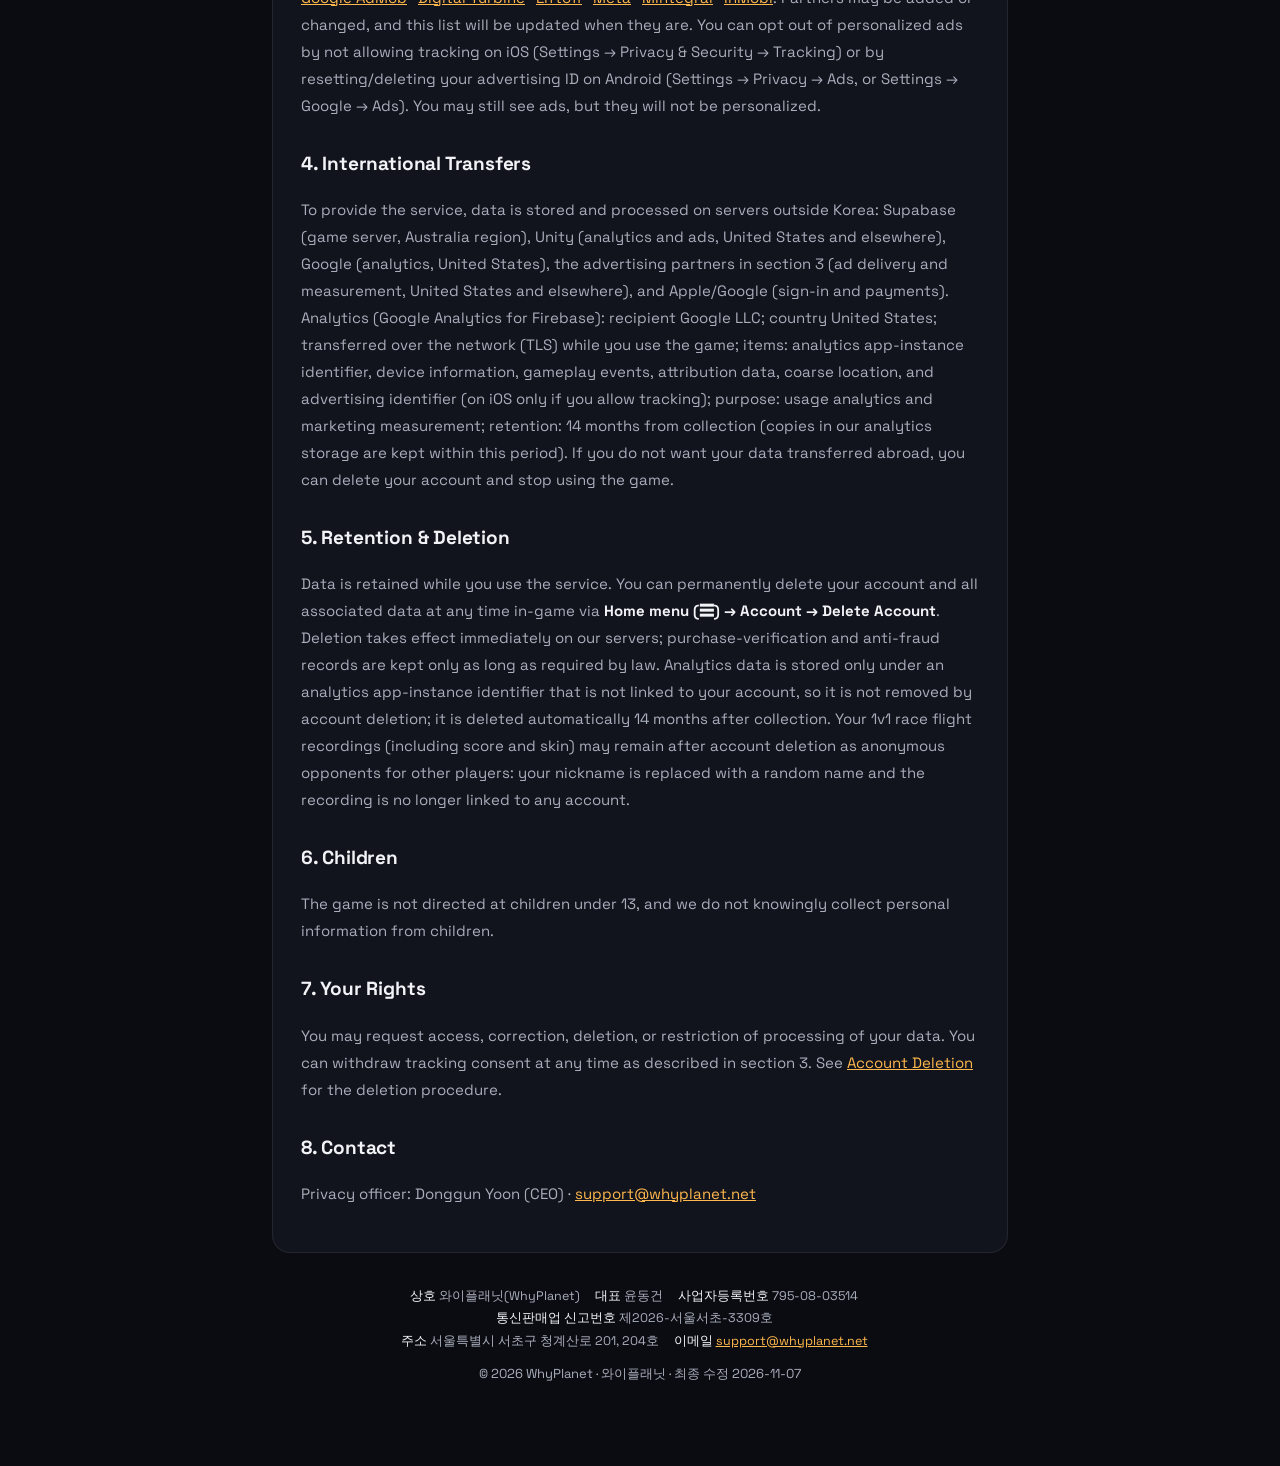
<file: skybounce-legal/privacy.html>
<!DOCTYPE html>
<html lang="ko">
<head>
<meta charset="UTF-8">
<meta name="viewport" content="width=device-width, initial-scale=1.0">
<title>Sky Bounce — 개인정보처리방침 / Privacy Policy</title>
<link rel="canonical" href="https://whyplanet.net/skybounce-legal/privacy.html">
<link rel="stylesheet" href="style.css">
</head>
<body>
<div class="wrap">
<header>
  <h1>개인정보처리방침</h1>
  <div class="sub">스카이 바운스(Sky Bounce) · 시행일: 2026년 11월 7일 (최초 시행 2026년 7월 3일)</div>
</header>
<div class="nav"><a href="/">홈</a> · <a href="terms.html">이용약관</a> · <a href="account-deletion.html">계정 삭제</a> · <a href="#en">English</a></div>

<div class="card">
<p>와이플래닛(WhyPlanet, 이하 "회사")은 모바일 게임 <strong>스카이 바운스(Sky Bounce)</strong>(이하 "게임") 이용자의 개인정보를 소중히 여기며, 「개인정보 보호법」 등 관련 법령을 준수합니다. 본 방침은 게임이 수집하는 정보와 그 이용·제공 방법을 설명합니다.</p>

<h2>1. 수집하는 정보</h2>
<table>
<tr><th>항목</th><th>내용</th><th>목적</th></tr>
<tr><td>계정 식별자</td><td>게스트(익명) 계정 ID(자동 생성 UUID)</td><td>게임 진행 저장, 계정 복구</td></tr>
<tr><td>소셜 로그인 정보 (선택)</td><td>Apple/Google 로그인 시 제공되는 계정 식별자, 이메일(제공 시)</td><td>계정 연동 및 기기 간 데이터 복구</td></tr>
<tr><td>닉네임</td><td>이용자가 정한 닉네임 — <strong>리더보드와 1:1 레이스에서 다른 이용자에게 공개됩니다</strong></td><td>랭킹 표시, 레이스 상대 표시</td></tr>
<tr><td>게임 데이터</td><td>점수·플레이 기록(1:1 레이스의 비행 기록 포함), 게임 진행도, 보유 재화·스킨, 미션·업적, 설정</td><td>클라우드 저장, 리더보드·1:1 레이스 운영(비행 기록을 다른 이용자의 레이스 상대로 재생), 서비스 제공</td></tr>
<tr><td>구매 기록</td><td>인앱 구매 내역과 영수증(Apple App Store / Google Play 발행)</td><td>구매 검증 및 아이템 지급, 부정 방지 (카드 등 결제수단 정보에는 접근하지 않음)</td></tr>
<tr><td>기기 정보</td><td>기기 모델, OS 버전, 언어, 앱 버전, 기기·설치 식별자</td><td>호환성 확인, 오류 분석, 부정 방지</td></tr>
<tr><td>광고 식별자</td><td>iOS: 앱 추적 투명성(ATT) <strong>동의 시에만</strong> IDFA · Android: Google 광고 ID(GAID)</td><td>광고 파트너의 광고 제공, 광고 빈도 제한, 광고 성과 측정, 부정 방지</td></tr>
<tr><td>이용 분석 정보</td><td>게임 내 이벤트(튜토리얼 진행, 플레이 시작·종료와 결과, 화면 이동, 광고 시청, 구매 시도·결과 등), 세션 정보, 분석용 앱 인스턴스 식별자</td><td>게임 개선, 통계 분석 (Google Analytics for Firebase, Unity Gaming Services)</td></tr>
<tr><td>유입 경로 정보</td><td>게임 설치·실행으로 이어진 캠페인·링크 정보(광고 캠페인, 공유 링크 등)</td><td>마케팅 효과 측정 (Google Analytics for Firebase)</td></tr>
<tr><td>대략적 위치</td><td>IP 주소로 추정되는 국가·지역 수준 위치 (GPS 등 정밀 위치는 수집하지 않음)</td><td>국가별 서비스 제공, 광고·분석, 부정 방지</td></tr>
<tr><td>오류·진단 정보</td><td>앱 충돌 및 오류 로그, 성능 진단 정보</td><td>안정성 개선, 오류 수정</td></tr>
</table>

<h2>2. 제3자 서비스 및 처리 위탁</h2>
<p>게임은 아래 서비스를 사용하며, 각 서비스는 자체 개인정보처리방침에 따라 정보를 처리합니다.</p>
<ul>
<li><strong>Supabase</strong> — 계정 인증, 게임 데이터 서버 저장 (<a href="https://supabase.com/privacy" target="_blank" rel="noopener">방침</a>)</li>
<li><strong>Unity Gaming Services (Unity Analytics)</strong> — 게임 이용 분석, 진단 (<a href="https://unity.com/legal/privacy-policy" target="_blank" rel="noopener">방침</a>)</li>
<li><strong>Google (Google Analytics for Firebase · BigQuery)</strong> — 게임 이용 분석, 마케팅 효과 측정 (<a href="https://firebase.google.com/support/privacy" target="_blank" rel="noopener">방침</a>). 분석 정보에는 닉네임·이메일·계정 ID 등 이용자를 직접 식별하는 정보를 담지 않으며, 분석 이벤트는 약관에 동의한 뒤에만 수집합니다.</li>
<li><strong>Apple</strong> — Apple 로그인, App Store 결제 처리 (<a href="https://www.apple.com/legal/privacy/" target="_blank" rel="noopener">방침</a>)</li>
<li><strong>Google</strong> — Google 로그인, Google Play 결제 처리 (<a href="https://policies.google.com/privacy" target="_blank" rel="noopener">방침</a>)</li>
</ul>

<h2>3. 광고 파트너</h2>
<p>게임은 광고를 표시하며, 광고 파트너는 광고 식별자, 기기 정보, IP 주소(대략적 위치) 등을 이용해 광고를 제공하고 성과를 측정합니다.</p>
<ul>
<li><strong>Unity LevelPlay (ironSource)</strong> — 광고 미디에이션 (<a href="https://unity.com/legal/game-player-and-app-user-privacy-policy" target="_blank" rel="noopener">방침</a>)</li>
<li><strong>Unity Ads</strong> — 광고 네트워크 (<a href="https://unity.com/legal/game-player-and-app-user-privacy-policy" target="_blank" rel="noopener">방침</a>)</li>
<li><strong>Google AdMob</strong> — 광고 네트워크 (<a href="https://policies.google.com/technologies/partner-sites" target="_blank" rel="noopener">방침</a>)</li>
<li><strong>Digital Turbine (DT Exchange)</strong> — 광고 네트워크 (<a href="https://www.digitalturbine.com/legal/privacy-policy" target="_blank" rel="noopener">방침</a>)</li>
<li><strong>Liftoff Monetize (Vungle)</strong> — 광고 네트워크 (<a href="https://liftoff.io/privacy-policy/" target="_blank" rel="noopener">방침</a>)</li>
<li><strong>Meta Audience Network</strong> — 광고 네트워크 (<a href="https://www.facebook.com/privacy/policy/" target="_blank" rel="noopener">방침</a>)</li>
<li><strong>Mintegral</strong> — 광고 네트워크 (<a href="https://www.mintegral.com/en/privacy" target="_blank" rel="noopener">방침</a>)</li>
<li><strong>InMobi</strong> — 광고 네트워크 (<a href="https://advertising.inmobi.com/privacy-policy" target="_blank" rel="noopener">방침</a>)</li>
</ul>
<p>광고 파트너는 추가·변경될 수 있으며, 그때 이 목록을 갱신합니다. 맞춤형 광고는 iOS에서 추적을 허용하지 않거나(설정 → 개인정보 보호 및 보안 → 추적), Android에서 광고 ID를 재설정·삭제하여(설정 → 개인정보 보호 → 광고, 또는 설정 → Google → 광고) 거부할 수 있습니다. 이 경우에도 광고는 표시될 수 있으나 맞춤형으로 제공되지 않습니다.</p>

<h2>4. 개인정보의 국외 이전</h2>
<p>서비스 제공을 위해 정보가 국외 서버에 저장·처리됩니다: Supabase(게임 서버, 호주 리전), Unity(분석·광고, 미국 등), Google(분석, 미국), 위 3항의 광고 파트너(광고 제공·측정, 미국 등 각 사 서버), Apple·Google(로그인·결제). 이전 항목은 위 1항의 정보 중 각 서비스 제공에 필요한 범위이며, 게임 이용 시 네트워크를 통해 이전되고 각 서비스의 방침에 따른 기간 또는 계정 삭제 시까지 보관됩니다. 국외 이전을 원하지 않으시면 계정을 삭제하고 이용을 중단할 수 있으나, 이 경우 서비스를 이용할 수 없습니다.</p>
<p><strong>분석(Google Analytics for Firebase)</strong> — 이전받는 자: Google LLC(<a href="https://policies.google.com/privacy" target="_blank" rel="noopener">개인정보 문의</a>) · 이전 국가: 미국 · 이전 일시와 방법: 게임 이용 시 네트워크(TLS 암호화)로 수시 전송 · 이전 항목: 분석용 앱 인스턴스 식별자, 기기 정보, 게임 이용 기록, 유입 경로 정보, 대략적 위치, 광고 식별자(iOS는 추적 허용 시) · 이용 목적: 이용 분석, 마케팅 효과 측정 · 보유 기간: 수집일로부터 14개월(분석용 별도 저장소 사본도 이 기간 안에서 보관).</p>

<h2>5. 보관 및 파기</h2>
<p>수집된 정보는 서비스 제공 기간 동안 보관됩니다. 게임 내 <strong>홈 화면 메뉴(☰) → 계정 설정 → 계정 삭제</strong>를 통해 언제든 계정과 모든 데이터를 영구 삭제할 수 있으며, 삭제 시 서버에서 즉시 파기됩니다. 다만 구매 검증·부정 방지 기록은 관련 법령상 보존 의무 범위 내에서만 보관 후 파기합니다. 이용 분석 정보는 계정과 연결하지 않은 분석용 앱 인스턴스 식별자로만 보관되어 계정 삭제와 함께 지워지지 않으며, 수집일로부터 14개월이 지나면 자동 삭제됩니다. 1:1 레이스 비행 기록(점수·스킨 포함)은 계정 삭제 시 닉네임을 무작위 이름으로 바꿔 계정과 분리한 뒤, 다른 이용자의 레이스 상대로 계속 쓰일 수 있습니다.</p>

<h2>6. 아동의 개인정보</h2>
<p>게임은 만 13세 미만 아동을 대상으로 하지 않으며, 아동의 개인정보를 고의로 수집하지 않습니다.</p>

<h2>7. 이용자의 권리</h2>
<p>이용자는 자신의 정보에 대한 열람·정정·삭제·처리정지를 요청할 수 있습니다. 광고 추적 동의는 위 3항의 방법으로 언제든 철회할 수 있습니다. 계정 삭제 절차는 <a href="account-deletion.html">계정 삭제 안내</a>를 참고하세요.</p>

<h2>8. 개인정보 보호책임자 및 문의</h2>
<p>개인정보 보호책임자: 윤동건 (대표) · <a href="mailto:support@whyplanet.net">support@whyplanet.net</a></p>

<h2>9. 방침의 변경</h2>
<p>본 방침이 변경되는 경우 게임 내 공지 또는 본 페이지를 통해 안내합니다.</p>
</div>

<div class="card lang-divider" id="en">
<h2>Privacy Policy (English)</h2>
<p>WhyPlanet ("we") operates the mobile game <strong>Sky Bounce</strong>. This policy explains what information the game collects and how it is used and shared. Effective date: November 7, 2026 (first effective July 3, 2026).</p>

<h2>1. Information We Collect</h2>
<ul>
<li><strong>Account identifier</strong> — an anonymous guest account ID (auto-generated UUID), used for save data and account recovery.</li>
<li><strong>Social sign-in data (optional)</strong> — when you sign in with Apple or Google, we receive the account identifier and email (if you choose to share it) to link your progress across devices.</li>
<li><strong>Nickname</strong> — the name you choose. <strong>It is shown publicly to other players on leaderboards and in 1v1 races.</strong></li>
<li><strong>Game data</strong> — scores and play history (including your flight recordings from 1v1 races), progress, virtual currency, skins, missions, achievements, and settings, stored on our servers for cloud save, leaderboards, and 1v1 races (your recordings are replayed as opponents for other players).</li>
<li><strong>Purchase history</strong> — in-app purchase records and receipts issued by the Apple App Store or Google Play, used to verify purchases, grant items, and prevent fraud. We never access your payment card details.</li>
<li><strong>Device information</strong> — device model, OS version, language, app version, and device/installation identifiers, for compatibility, error analysis, and fraud prevention.</li>
<li><strong>Advertising identifier</strong> — on iOS, the IDFA is collected <strong>only if you allow tracking</strong> via the App Tracking Transparency prompt; on Android, the Google Advertising ID (GAID). Used by our ad partners for ad delivery, frequency capping, measurement, and fraud prevention.</li>
<li><strong>Analytics</strong> — in-game events (tutorial progress, session start/end and results, screen flow, ad views, purchase attempts and results, etc.), session information, and an analytics app-instance identifier, processed with Google Analytics for Firebase and Unity Gaming Services to improve the game.</li>
<li><strong>Attribution data</strong> — the campaign or link that led to an install or launch (e.g., ad campaigns, shared links), used to measure marketing effectiveness (Google Analytics for Firebase).</li>
<li><strong>Coarse location</strong> — country/region inferred from your IP address. We do not collect precise (GPS) location.</li>
<li><strong>Crash and diagnostics</strong> — crash and error logs and performance diagnostics, to fix bugs and improve stability.</li>
</ul>

<h2>2. Third-Party Services</h2>
<p>The game uses Supabase (authentication and server hosting), Unity Gaming Services / Unity Analytics (analytics and diagnostics), Google (Google Analytics for Firebase and BigQuery — analytics and marketing measurement), Apple (Sign in with Apple, App Store payments), and Google (Google sign-in, Google Play payments). Each processes data under its own privacy policy, linked above. Analytics data does not include your nickname, email, or account ID, and analytics events are collected only after you accept the terms.</p>

<h2>3. Advertising Partners</h2>
<p>The game shows ads. Ad partners use advertising identifiers, device information, and IP address (coarse location) to serve and measure ads. Current partners: <strong>Unity LevelPlay (ironSource)</strong> mediation, <strong>Unity Ads</strong>, <strong>Google AdMob</strong>, <strong>Digital Turbine (DT Exchange)</strong>, <strong>Liftoff Monetize (Vungle)</strong>, <strong>Meta Audience Network</strong>, <strong>Mintegral</strong>, and <strong>InMobi</strong> — privacy policies: <a href="https://unity.com/legal/game-player-and-app-user-privacy-policy" target="_blank" rel="noopener">Unity</a> · <a href="https://policies.google.com/technologies/partner-sites" target="_blank" rel="noopener">Google AdMob</a> · <a href="https://www.digitalturbine.com/legal/privacy-policy" target="_blank" rel="noopener">Digital Turbine</a> · <a href="https://liftoff.io/privacy-policy/" target="_blank" rel="noopener">Liftoff</a> · <a href="https://www.facebook.com/privacy/policy/" target="_blank" rel="noopener">Meta</a> · <a href="https://www.mintegral.com/en/privacy" target="_blank" rel="noopener">Mintegral</a> · <a href="https://advertising.inmobi.com/privacy-policy" target="_blank" rel="noopener">InMobi</a>. Partners may be added or changed, and this list will be updated when they are. You can opt out of personalized ads by not allowing tracking on iOS (Settings → Privacy &amp; Security → Tracking) or by resetting/deleting your advertising ID on Android (Settings → Privacy → Ads, or Settings → Google → Ads). You may still see ads, but they will not be personalized.</p>

<h2>4. International Transfers</h2>
<p>To provide the service, data is stored and processed on servers outside Korea: Supabase (game server, Australia region), Unity (analytics and ads, United States and elsewhere), Google (analytics, United States), the advertising partners in section 3 (ad delivery and measurement, United States and elsewhere), and Apple/Google (sign-in and payments). Analytics (Google Analytics for Firebase): recipient Google LLC; country United States; transferred over the network (TLS) while you use the game; items: analytics app-instance identifier, device information, gameplay events, attribution data, coarse location, and advertising identifier (on iOS only if you allow tracking); purpose: usage analytics and marketing measurement; retention: 14 months from collection (copies in our analytics storage are kept within this period). If you do not want your data transferred abroad, you can delete your account and stop using the game.</p>

<h2>5. Retention &amp; Deletion</h2>
<p>Data is retained while you use the service. You can permanently delete your account and all associated data at any time in-game via <strong>Home menu (☰) → Account → Delete Account</strong>. Deletion takes effect immediately on our servers; purchase-verification and anti-fraud records are kept only as long as required by law. Analytics data is stored only under an analytics app-instance identifier that is not linked to your account, so it is not removed by account deletion; it is deleted automatically 14 months after collection. Your 1v1 race flight recordings (including score and skin) may remain after account deletion as anonymous opponents for other players: your nickname is replaced with a random name and the recording is no longer linked to any account.</p>

<h2>6. Children</h2>
<p>The game is not directed at children under 13, and we do not knowingly collect personal information from children.</p>

<h2>7. Your Rights</h2>
<p>You may request access, correction, deletion, or restriction of processing of your data. You can withdraw tracking consent at any time as described in section 3. See <a href="account-deletion.html">Account Deletion</a> for the deletion procedure.</p>

<h2>8. Contact</h2>
<p>Privacy officer: Donggun Yoon (CEO) · <a href="mailto:support@whyplanet.net">support@whyplanet.net</a></p>
</div>

<footer>
  <div class="biz">
    <span><b>상호</b> 와이플래닛(WhyPlanet)</span>
    <span><b>대표</b> 윤동건</span>
    <span><b>사업자등록번호</b> 795-08-03514</span>
    <span><b>통신판매업 신고번호</b> 제2026-서울서초-3309호</span><br>
    <span><b>주소</b> 서울특별시 서초구 청계산로 201, 204호</span>
    <span><b>이메일</b> <a href="mailto:support@whyplanet.net">support@whyplanet.net</a></span>
  </div>
  © 2026 WhyPlanet · 와이플래닛 · 최종 수정 2026-11-07
</footer>
</div>
</body>
</html>
</file>
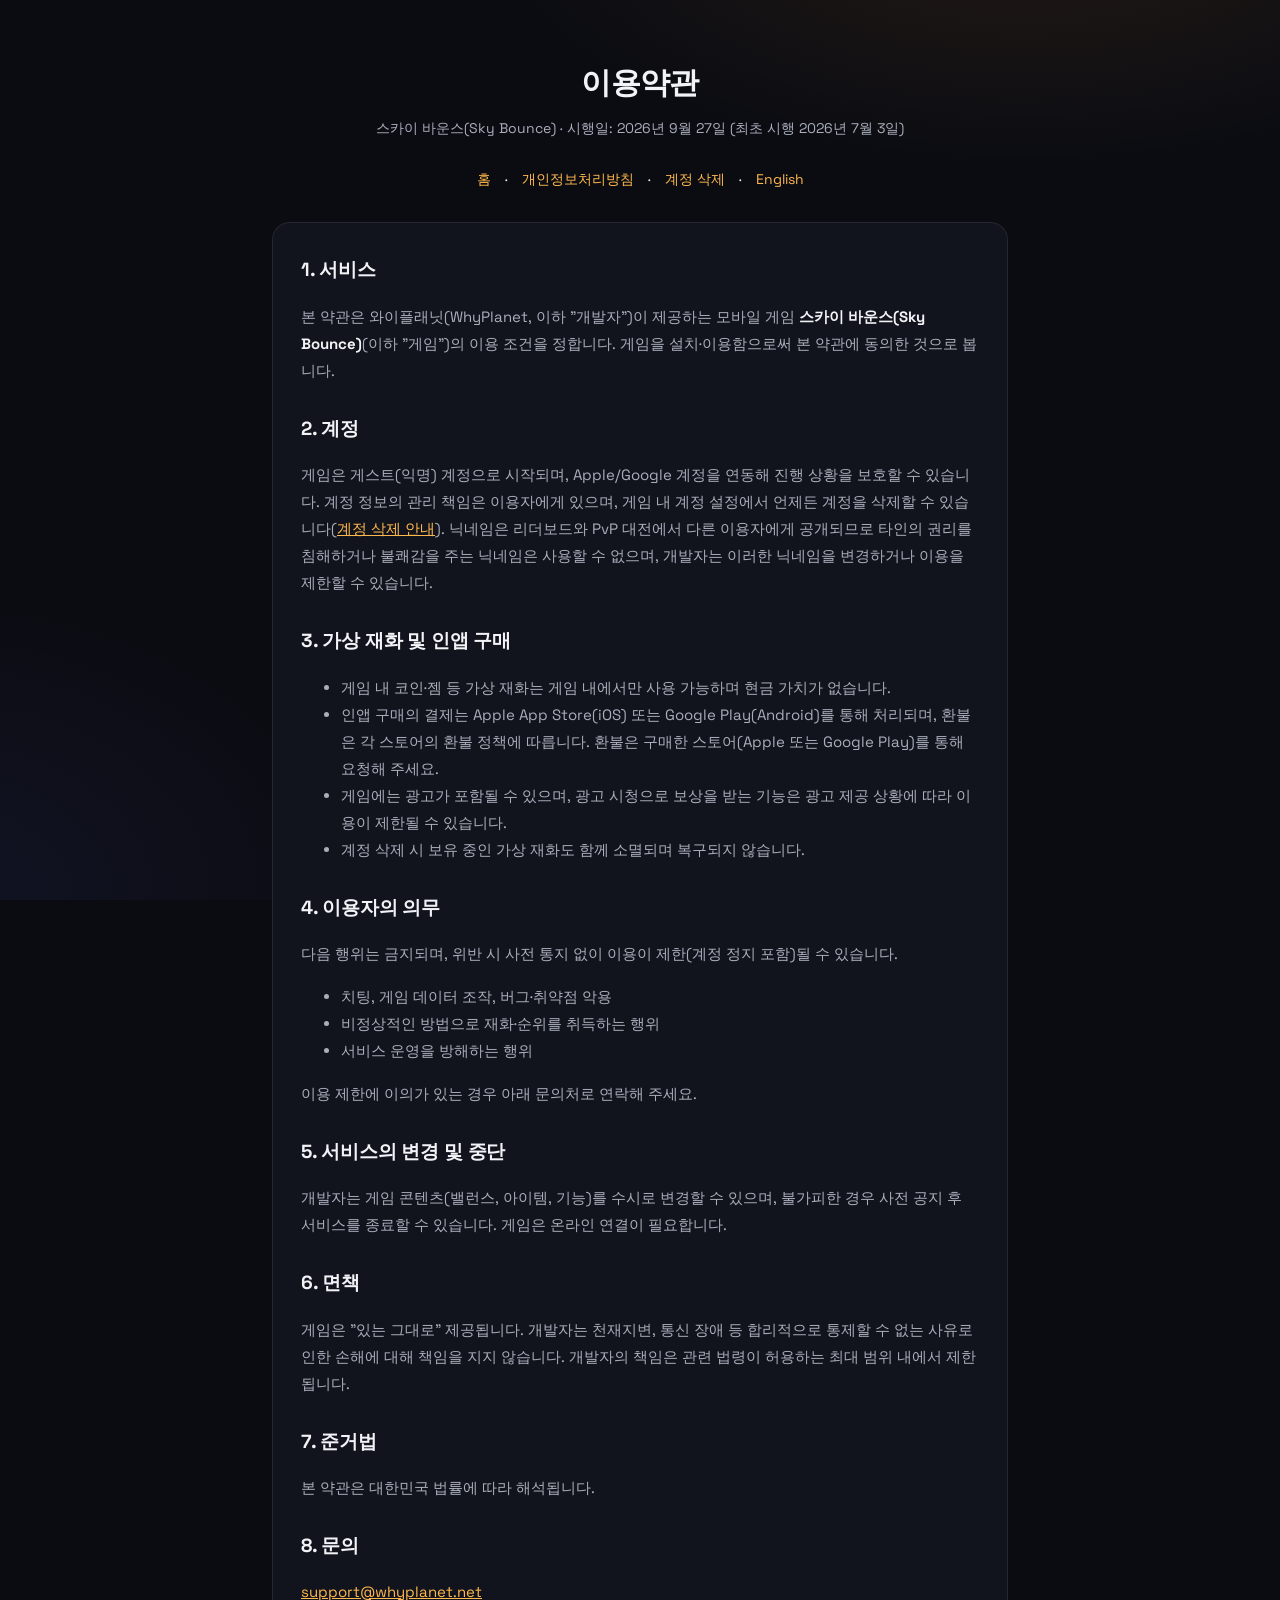
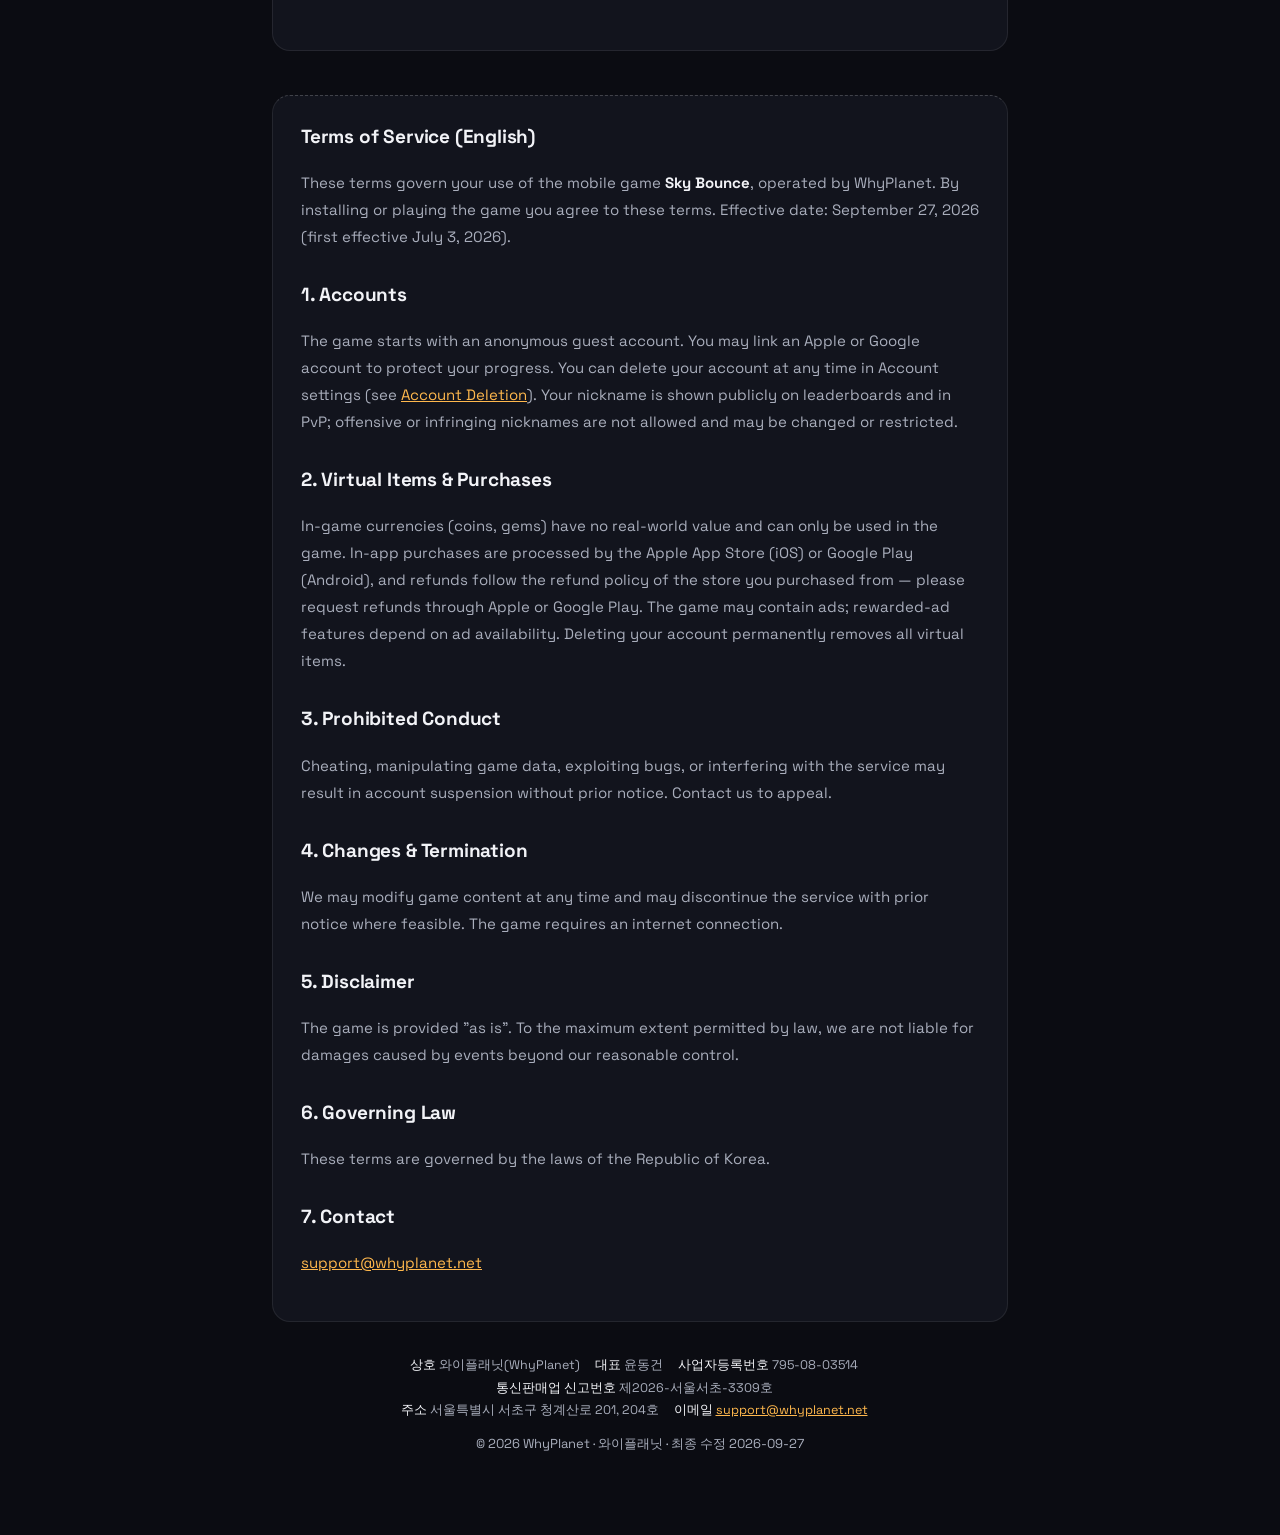
<file: skybounce-legal/terms.html>
<!DOCTYPE html>
<html lang="ko">
<head>
<meta charset="UTF-8">
<meta name="viewport" content="width=device-width, initial-scale=1.0">
<title>Sky Bounce — 이용약관 / Terms of Service</title>
<link rel="canonical" href="https://whyplanet.net/skybounce-legal/terms.html">
<link rel="stylesheet" href="style.css">
</head>
<body>
<div class="wrap">
<header>
  <h1>이용약관</h1>
  <div class="sub">스카이 바운스(Sky Bounce) · 시행일: 2026년 9월 27일 (최초 시행 2026년 7월 3일)</div>
</header>
<div class="nav"><a href="/">홈</a> · <a href="privacy.html">개인정보처리방침</a> · <a href="account-deletion.html">계정 삭제</a> · <a href="#en">English</a></div>

<div class="card">
<h2>1. 서비스</h2>
<p>본 약관은 와이플래닛(WhyPlanet, 이하 "개발자")이 제공하는 모바일 게임 <strong>스카이 바운스(Sky Bounce)</strong>(이하 "게임")의 이용 조건을 정합니다. 게임을 설치·이용함으로써 본 약관에 동의한 것으로 봅니다.</p>

<h2>2. 계정</h2>
<p>게임은 게스트(익명) 계정으로 시작되며, Apple/Google 계정을 연동해 진행 상황을 보호할 수 있습니다. 계정 정보의 관리 책임은 이용자에게 있으며, 게임 내 계정 설정에서 언제든 계정을 삭제할 수 있습니다(<a href="account-deletion.html">계정 삭제 안내</a>). 닉네임은 리더보드와 PvP 대전에서 다른 이용자에게 공개되므로 타인의 권리를 침해하거나 불쾌감을 주는 닉네임은 사용할 수 없으며, 개발자는 이러한 닉네임을 변경하거나 이용을 제한할 수 있습니다.</p>

<h2>3. 가상 재화 및 인앱 구매</h2>
<ul>
<li>게임 내 코인·젬 등 가상 재화는 게임 내에서만 사용 가능하며 현금 가치가 없습니다.</li>
<li>인앱 구매의 결제는 Apple App Store(iOS) 또는 Google Play(Android)를 통해 처리되며, 환불은 각 스토어의 환불 정책에 따릅니다. 환불은 구매한 스토어(Apple 또는 Google Play)를 통해 요청해 주세요.</li>
<li>게임에는 광고가 포함될 수 있으며, 광고 시청으로 보상을 받는 기능은 광고 제공 상황에 따라 이용이 제한될 수 있습니다.</li>
<li>계정 삭제 시 보유 중인 가상 재화도 함께 소멸되며 복구되지 않습니다.</li>
</ul>

<h2>4. 이용자의 의무</h2>
<p>다음 행위는 금지되며, 위반 시 사전 통지 없이 이용이 제한(계정 정지 포함)될 수 있습니다.</p>
<ul>
<li>치팅, 게임 데이터 조작, 버그·취약점 악용</li>
<li>비정상적인 방법으로 재화·순위를 취득하는 행위</li>
<li>서비스 운영을 방해하는 행위</li>
</ul>
<p>이용 제한에 이의가 있는 경우 아래 문의처로 연락해 주세요.</p>

<h2>5. 서비스의 변경 및 중단</h2>
<p>개발자는 게임 콘텐츠(밸런스, 아이템, 기능)를 수시로 변경할 수 있으며, 불가피한 경우 사전 공지 후 서비스를 종료할 수 있습니다. 게임은 온라인 연결이 필요합니다.</p>

<h2>6. 면책</h2>
<p>게임은 "있는 그대로" 제공됩니다. 개발자는 천재지변, 통신 장애 등 합리적으로 통제할 수 없는 사유로 인한 손해에 대해 책임을 지지 않습니다. 개발자의 책임은 관련 법령이 허용하는 최대 범위 내에서 제한됩니다.</p>

<h2>7. 준거법</h2>
<p>본 약관은 대한민국 법률에 따라 해석됩니다.</p>

<h2>8. 문의</h2>
<p><a href="mailto:support@whyplanet.net">support@whyplanet.net</a></p>
</div>

<div class="card lang-divider" id="en">
<h2>Terms of Service (English)</h2>
<p>These terms govern your use of the mobile game <strong>Sky Bounce</strong>, operated by WhyPlanet. By installing or playing the game you agree to these terms. Effective date: September 27, 2026 (first effective July 3, 2026).</p>

<h2>1. Accounts</h2>
<p>The game starts with an anonymous guest account. You may link an Apple or Google account to protect your progress. You can delete your account at any time in Account settings (see <a href="account-deletion.html">Account Deletion</a>). Your nickname is shown publicly on leaderboards and in PvP; offensive or infringing nicknames are not allowed and may be changed or restricted.</p>

<h2>2. Virtual Items &amp; Purchases</h2>
<p>In-game currencies (coins, gems) have no real-world value and can only be used in the game. In-app purchases are processed by the Apple App Store (iOS) or Google Play (Android), and refunds follow the refund policy of the store you purchased from — please request refunds through Apple or Google Play. The game may contain ads; rewarded-ad features depend on ad availability. Deleting your account permanently removes all virtual items.</p>

<h2>3. Prohibited Conduct</h2>
<p>Cheating, manipulating game data, exploiting bugs, or interfering with the service may result in account suspension without prior notice. Contact us to appeal.</p>

<h2>4. Changes &amp; Termination</h2>
<p>We may modify game content at any time and may discontinue the service with prior notice where feasible. The game requires an internet connection.</p>

<h2>5. Disclaimer</h2>
<p>The game is provided "as is". To the maximum extent permitted by law, we are not liable for damages caused by events beyond our reasonable control.</p>

<h2>6. Governing Law</h2>
<p>These terms are governed by the laws of the Republic of Korea.</p>

<h2>7. Contact</h2>
<p><a href="mailto:support@whyplanet.net">support@whyplanet.net</a></p>
</div>

<footer>
  <div class="biz">
    <span><b>상호</b> 와이플래닛(WhyPlanet)</span>
    <span><b>대표</b> 윤동건</span>
    <span><b>사업자등록번호</b> 795-08-03514</span>
    <span><b>통신판매업 신고번호</b> 제2026-서울서초-3309호</span><br>
    <span><b>주소</b> 서울특별시 서초구 청계산로 201, 204호</span>
    <span><b>이메일</b> <a href="mailto:support@whyplanet.net">support@whyplanet.net</a></span>
  </div>
  © 2026 WhyPlanet · 와이플래닛 · 최종 수정 2026-09-27
</footer>
</div>
</body>
</html>
</file>
<file: hometown-legal/style.css>
@import url('https://fonts.googleapis.com/css2?family=Space+Grotesk:wght@400;500;700&display=swap');

:root {
  --bg: #0b0c12;
  --surface: #12141d;
  --line: rgba(255, 255, 255, 0.08);
  --ink: #f2f3f7;
  --ink-dim: #a9aebc;
  --amber: #ffb84d;
}
* { box-sizing: border-box; }
body {
  margin: 0;
  font-family: "Space Grotesk", -apple-system, BlinkMacSystemFont, "Apple SD Gothic Neo", "Noto Sans KR", "Segoe UI", sans-serif;
  background:
    radial-gradient(900px 420px at 80% -10%, rgba(255, 158, 46, 0.10), transparent 60%),
    radial-gradient(700px 500px at -5% 100%, rgba(90, 110, 255, 0.08), transparent 60%),
    var(--bg);
  background-attachment: fixed;
  color: var(--ink);
  line-height: 1.8;
}
.wrap { max-width: 780px; margin: 0 auto; padding: 48px 22px 80px; }
header { text-align: center; margin-bottom: 26px; }
header h1 { font-size: 30px; margin: 8px 0 6px; letter-spacing: -0.02em; }
header .sub { color: var(--ink-dim); font-size: 14px; }
.nav { text-align: center; margin-bottom: 30px; font-size: 14px; }
.nav a { margin: 0 10px; text-decoration: none; }
.nav a:hover { text-decoration: underline; }
.card {
  background: var(--surface);
  border: 1px solid var(--line);
  border-radius: 18px;
  padding: 30px 28px;
  margin-bottom: 20px;
}
h2 { font-size: 19px; margin: 28px 0 10px; color: var(--ink); letter-spacing: -0.01em; }
h2:first-child { margin-top: 0; }
p, li { font-size: 15px; color: var(--ink-dim); }
strong { color: var(--ink); }
table { width: 100%; border-collapse: collapse; font-size: 14px; }
th, td { border: 1px solid var(--line); padding: 9px 11px; text-align: left; color: var(--ink-dim); }
th { background: rgba(255, 184, 77, 0.07); color: var(--ink); }
a { color: var(--amber); }
.lang-divider { margin: 44px 0 28px; border-top: 1px dashed rgba(255, 255, 255, 0.2); padding-top: 24px; }
footer { text-align: center; color: var(--ink-dim); font-size: 13px; margin-top: 32px; }
.biz { font-size: 12.5px; line-height: 1.8; margin-bottom: 10px; word-break: keep-all; }
.biz span { display: inline-block; margin-right: 12px; }
.biz b { font-weight: 500; color: var(--ink); }
@media (max-width: 480px) {
  .wrap { padding: 36px 16px 64px; }
  .card { padding: 24px 18px; }
  table { font-size: 13px; }
  th, td { padding: 7px 8px; word-break: keep-all; overflow-wrap: anywhere; }
}
</file>
<file: skybounce-legal/style.css>
@import url('https://fonts.googleapis.com/css2?family=Space+Grotesk:wght@400;500;700&display=swap');

:root {
  --bg: #0b0c12;
  --surface: #12141d;
  --line: rgba(255, 255, 255, 0.08);
  --ink: #f2f3f7;
  --ink-dim: #a9aebc;
  --amber: #ffb84d;
}
* { box-sizing: border-box; }
body {
  margin: 0;
  font-family: "Space Grotesk", -apple-system, BlinkMacSystemFont, "Apple SD Gothic Neo", "Noto Sans KR", "Segoe UI", sans-serif;
  background:
    radial-gradient(900px 420px at 80% -10%, rgba(255, 158, 46, 0.10), transparent 60%),
    radial-gradient(700px 500px at -5% 100%, rgba(90, 110, 255, 0.08), transparent 60%),
    var(--bg);
  background-attachment: fixed;
  color: var(--ink);
  line-height: 1.8;
}
.wrap { max-width: 780px; margin: 0 auto; padding: 48px 22px 80px; }
header { text-align: center; margin-bottom: 26px; }
header h1 { font-size: 30px; margin: 8px 0 6px; letter-spacing: -0.02em; }
header .sub { color: var(--ink-dim); font-size: 14px; }
.nav { text-align: center; margin-bottom: 30px; font-size: 14px; }
.nav a { margin: 0 10px; text-decoration: none; }
.nav a:hover { text-decoration: underline; }
.card {
  background: var(--surface);
  border: 1px solid var(--line);
  border-radius: 18px;
  padding: 30px 28px;
  margin-bottom: 20px;
}
h2 { font-size: 19px; margin: 28px 0 10px; color: var(--ink); letter-spacing: -0.01em; }
h2:first-child { margin-top: 0; }
p, li { font-size: 15px; color: var(--ink-dim); }
strong { color: var(--ink); }
table { width: 100%; border-collapse: collapse; font-size: 14px; }
th, td { border: 1px solid var(--line); padding: 9px 11px; text-align: left; color: var(--ink-dim); }
th { background: rgba(255, 184, 77, 0.07); color: var(--ink); }
a { color: var(--amber); }
.lang-divider { margin: 44px 0 28px; border-top: 1px dashed rgba(255, 255, 255, 0.2); padding-top: 24px; }
footer { text-align: center; color: var(--ink-dim); font-size: 13px; margin-top: 32px; }
.biz { font-size: 12.5px; line-height: 1.8; margin-bottom: 10px; word-break: keep-all; }
.biz span { display: inline-block; margin-right: 12px; }
.biz b { font-weight: 500; color: var(--ink); }
@media (max-width: 480px) {
  .wrap { padding: 36px 16px 64px; }
  .card { padding: 24px 18px; }
  table { font-size: 13px; }
  th, td { padding: 7px 8px; word-break: keep-all; overflow-wrap: anywhere; }
}
</file>
